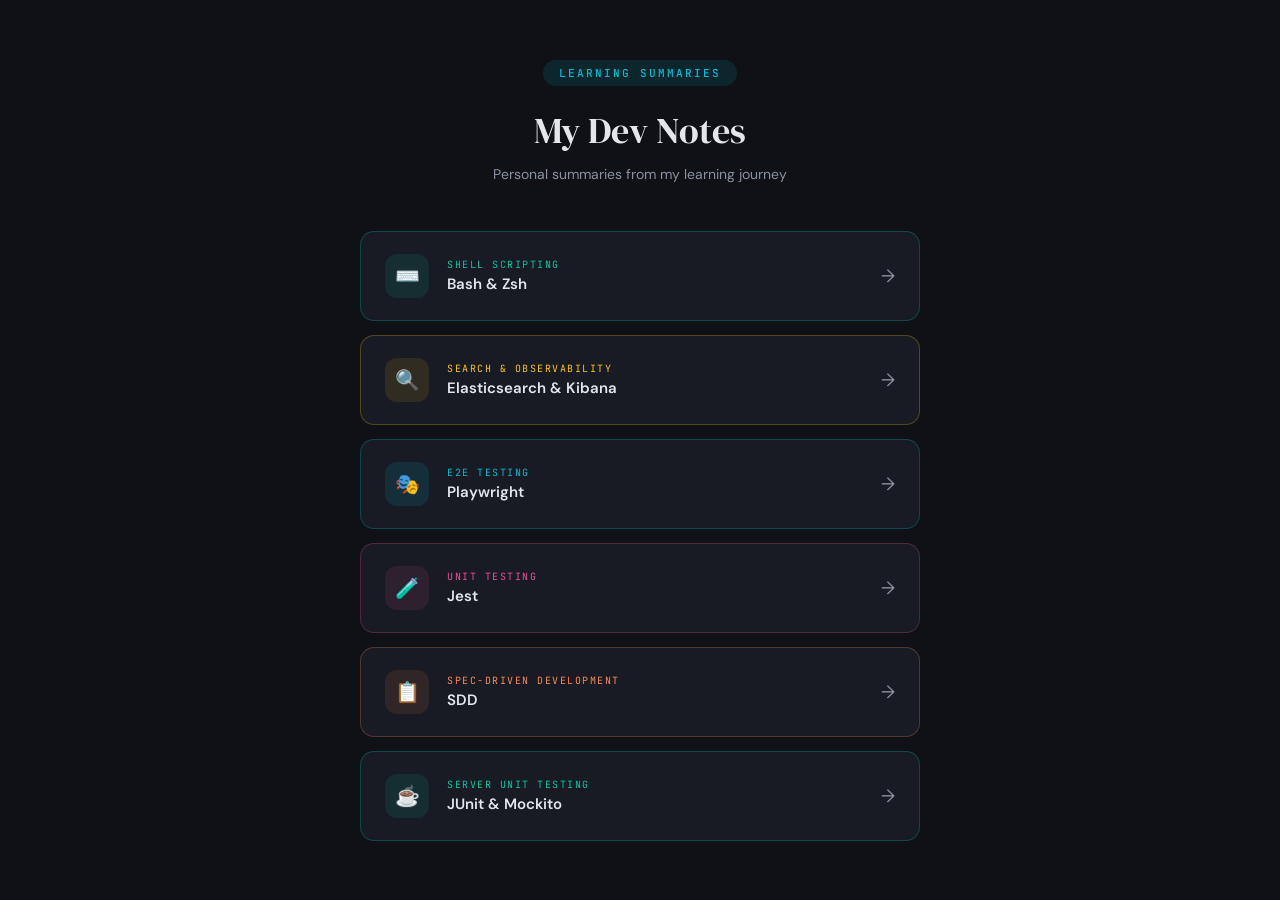
<file: index.html>
<!doctype html>
<html lang="en">
  <head>
    <meta charset="UTF-8" />
    <meta name="viewport" content="width=device-width, initial-scale=1.0" />
    <title>Learning Summaries</title>
    <link
      href="https://fonts.googleapis.com/css2?family=DM+Serif+Display&family=DM+Sans:wght@400;500;600;700&family=JetBrains+Mono:wght@400;500&display=swap"
      rel="stylesheet"
    />
    <link rel="stylesheet" href="styles.css" />
  </head>
  <body class="page-index">
    <div class="container">
      <div class="header-badge">Learning Summaries</div>
      <h1>My Dev Notes</h1>
      <p class="subtitle">Personal summaries from my learning journey</p>

      <div class="buttons">
        <a href="./bash-zsh-summary.html" class="btn btn-bash">
          <div class="btn-icon">⌨️</div>
          <div class="btn-text">
            <div class="label">Shell Scripting</div>
            <div class="title">Bash & Zsh</div>
          </div>
          <div class="btn-arrow">→</div>
        </a>

        <a href="./elasticsearch-kibana-summary.html" class="btn btn-elastic">
          <div class="btn-icon">🔍</div>
          <div class="btn-text">
            <div class="label">Search & Observability</div>
            <div class="title">Elasticsearch & Kibana</div>
          </div>
          <div class="btn-arrow">→</div>
        </a>

        <a href="./playwright-summary.html" class="btn btn-playwright">
          <div class="btn-icon">🎭</div>
          <div class="btn-text">
            <div class="label">E2E Testing</div>
            <div class="title">Playwright</div>
          </div>
          <div class="btn-arrow">→</div>
        </a>

        <a href="./jest-unit-test-summary.html" class="btn btn-jest">
          <div class="btn-icon">🧪</div>
          <div class="btn-text">
            <div class="label">Unit Testing</div>
            <div class="title">Jest</div>
          </div>
          <div class="btn-arrow">→</div>
        </a>

        <a href="./sdd-summary.html" class="btn btn-sdd">
          <div class="btn-icon">📋</div>
          <div class="btn-text">
            <div class="label">Spec-Driven Development</div>
            <div class="title">SDD</div>
          </div>
          <div class="btn-arrow">→</div>
        </a>

        <a href="./junit-mockito-test-summary.html" class="btn btn-junit">
          <div class="btn-icon">☕</div>
          <div class="btn-text">
            <div class="label">Server Unit Testing</div>
            <div class="title">JUnit & Mockito</div>
          </div>
          <div class="btn-arrow">→</div>
        </a>
      </div>
    </div>
  </body>
</html>
</file>
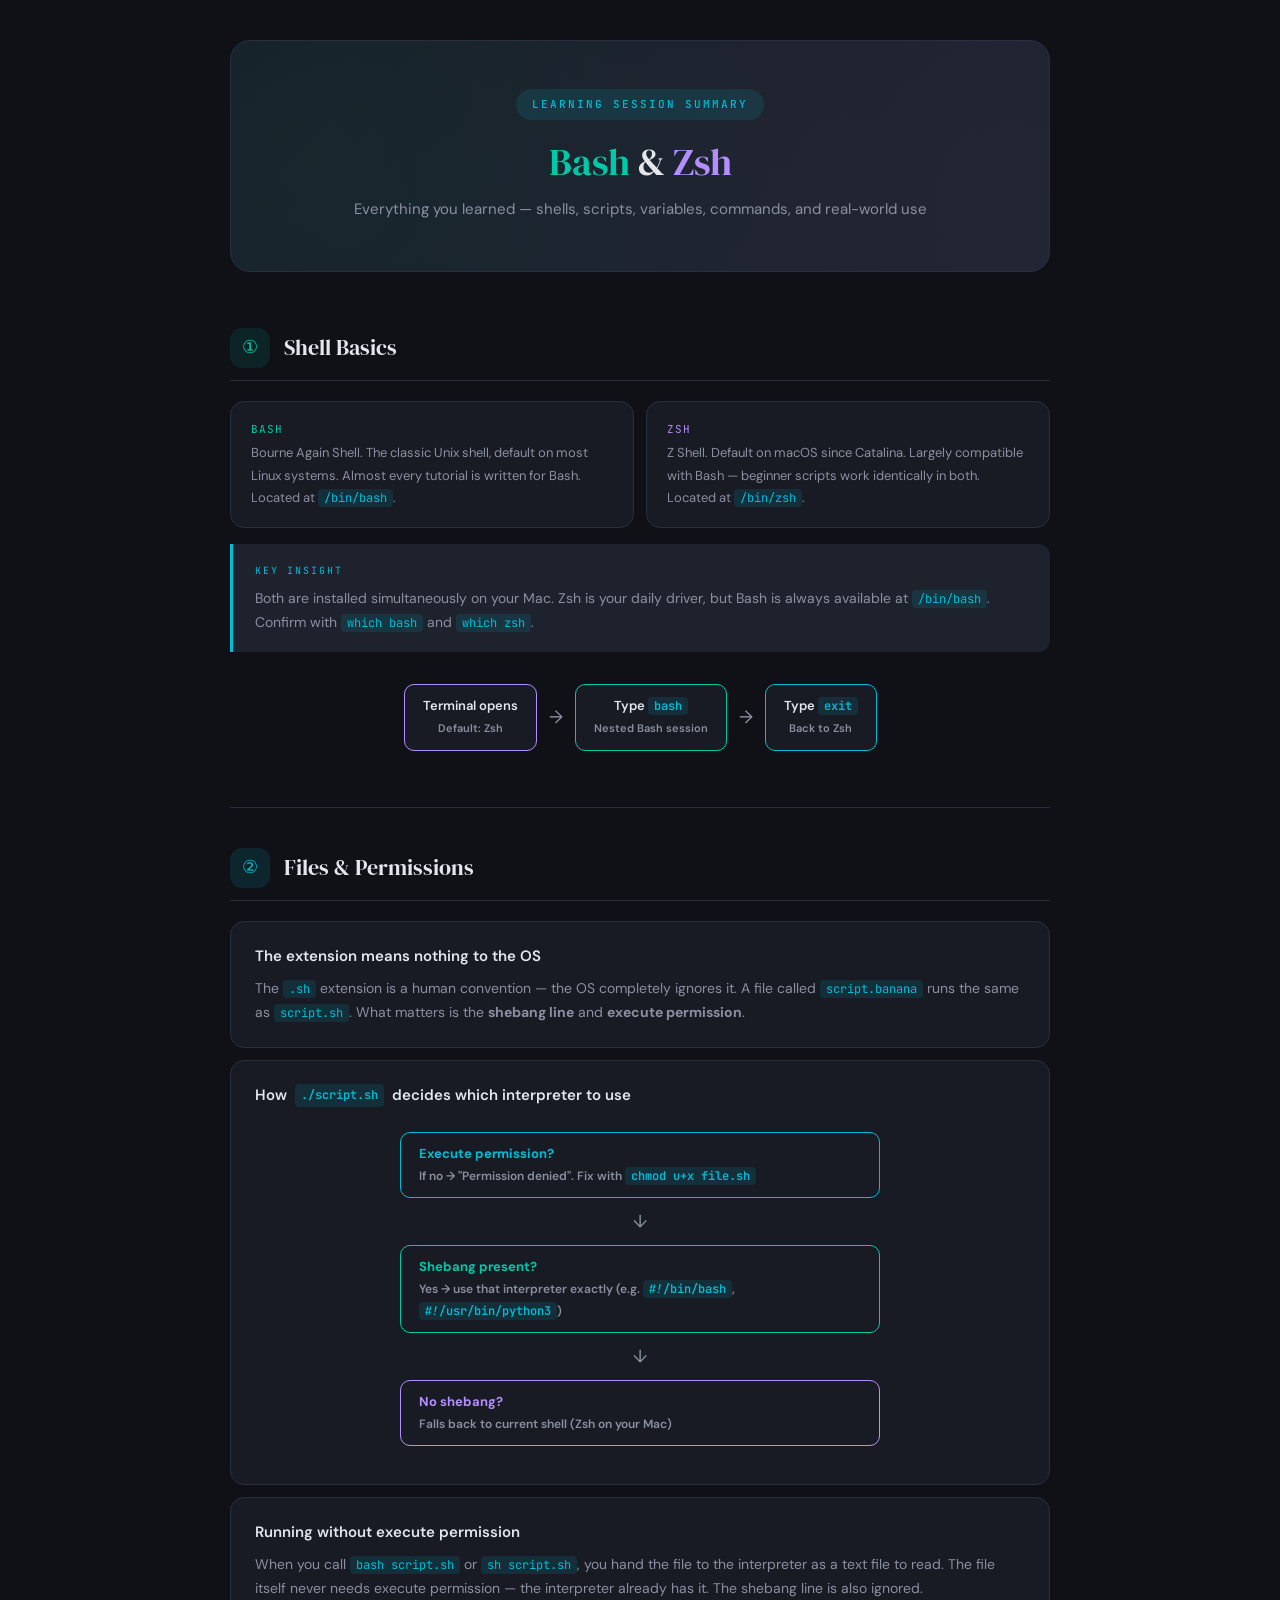
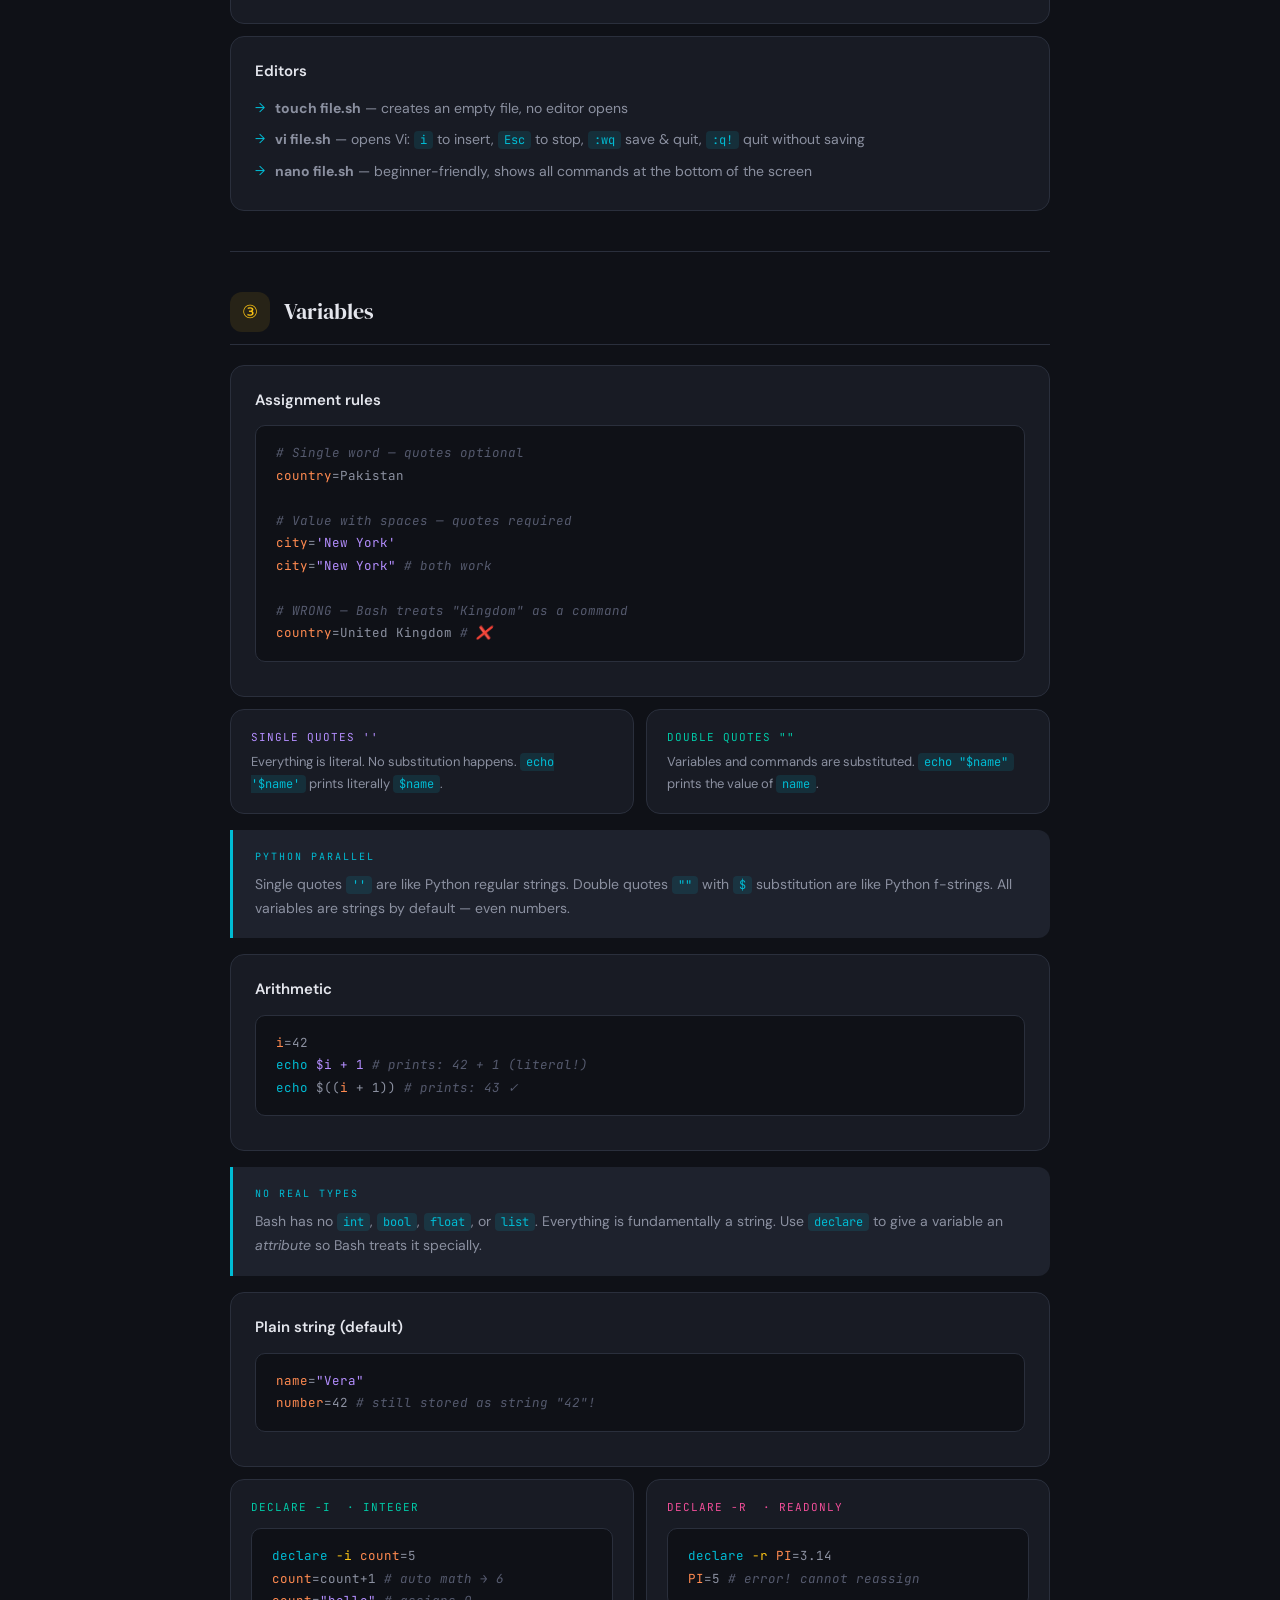
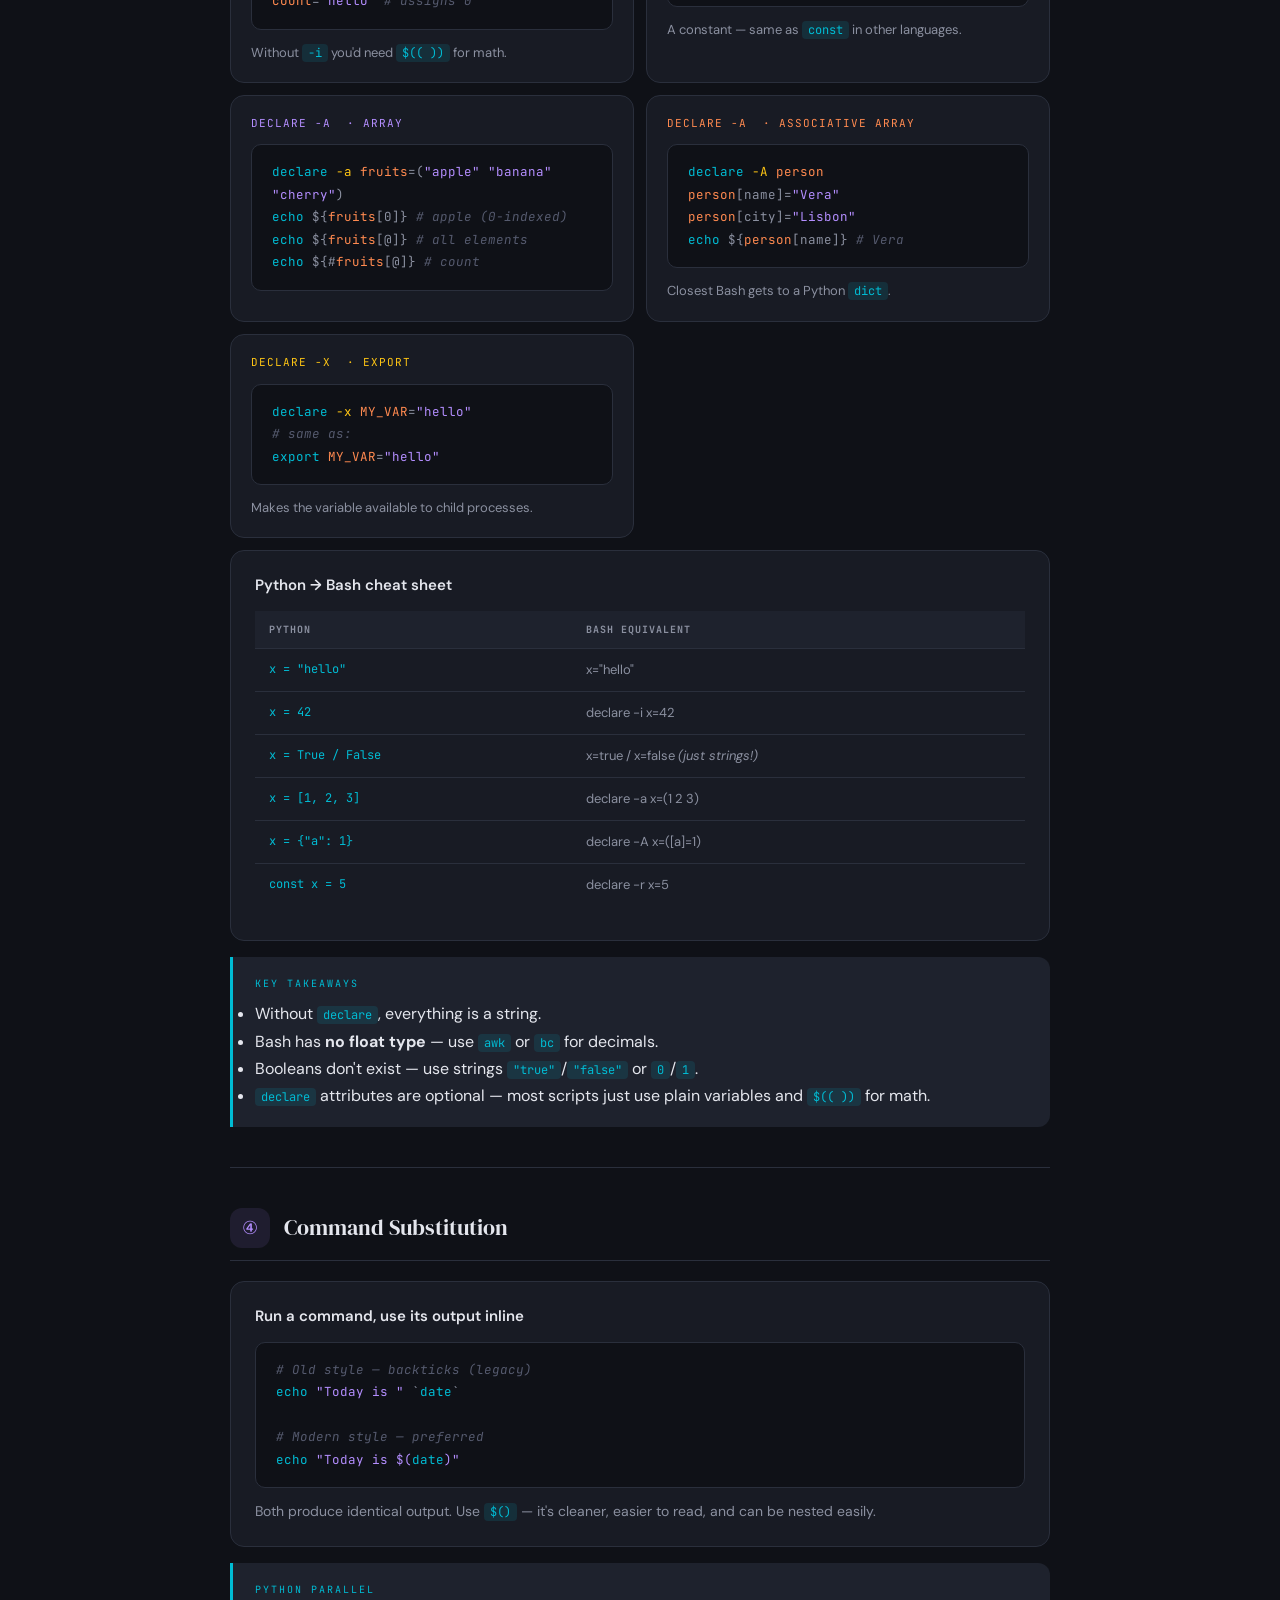
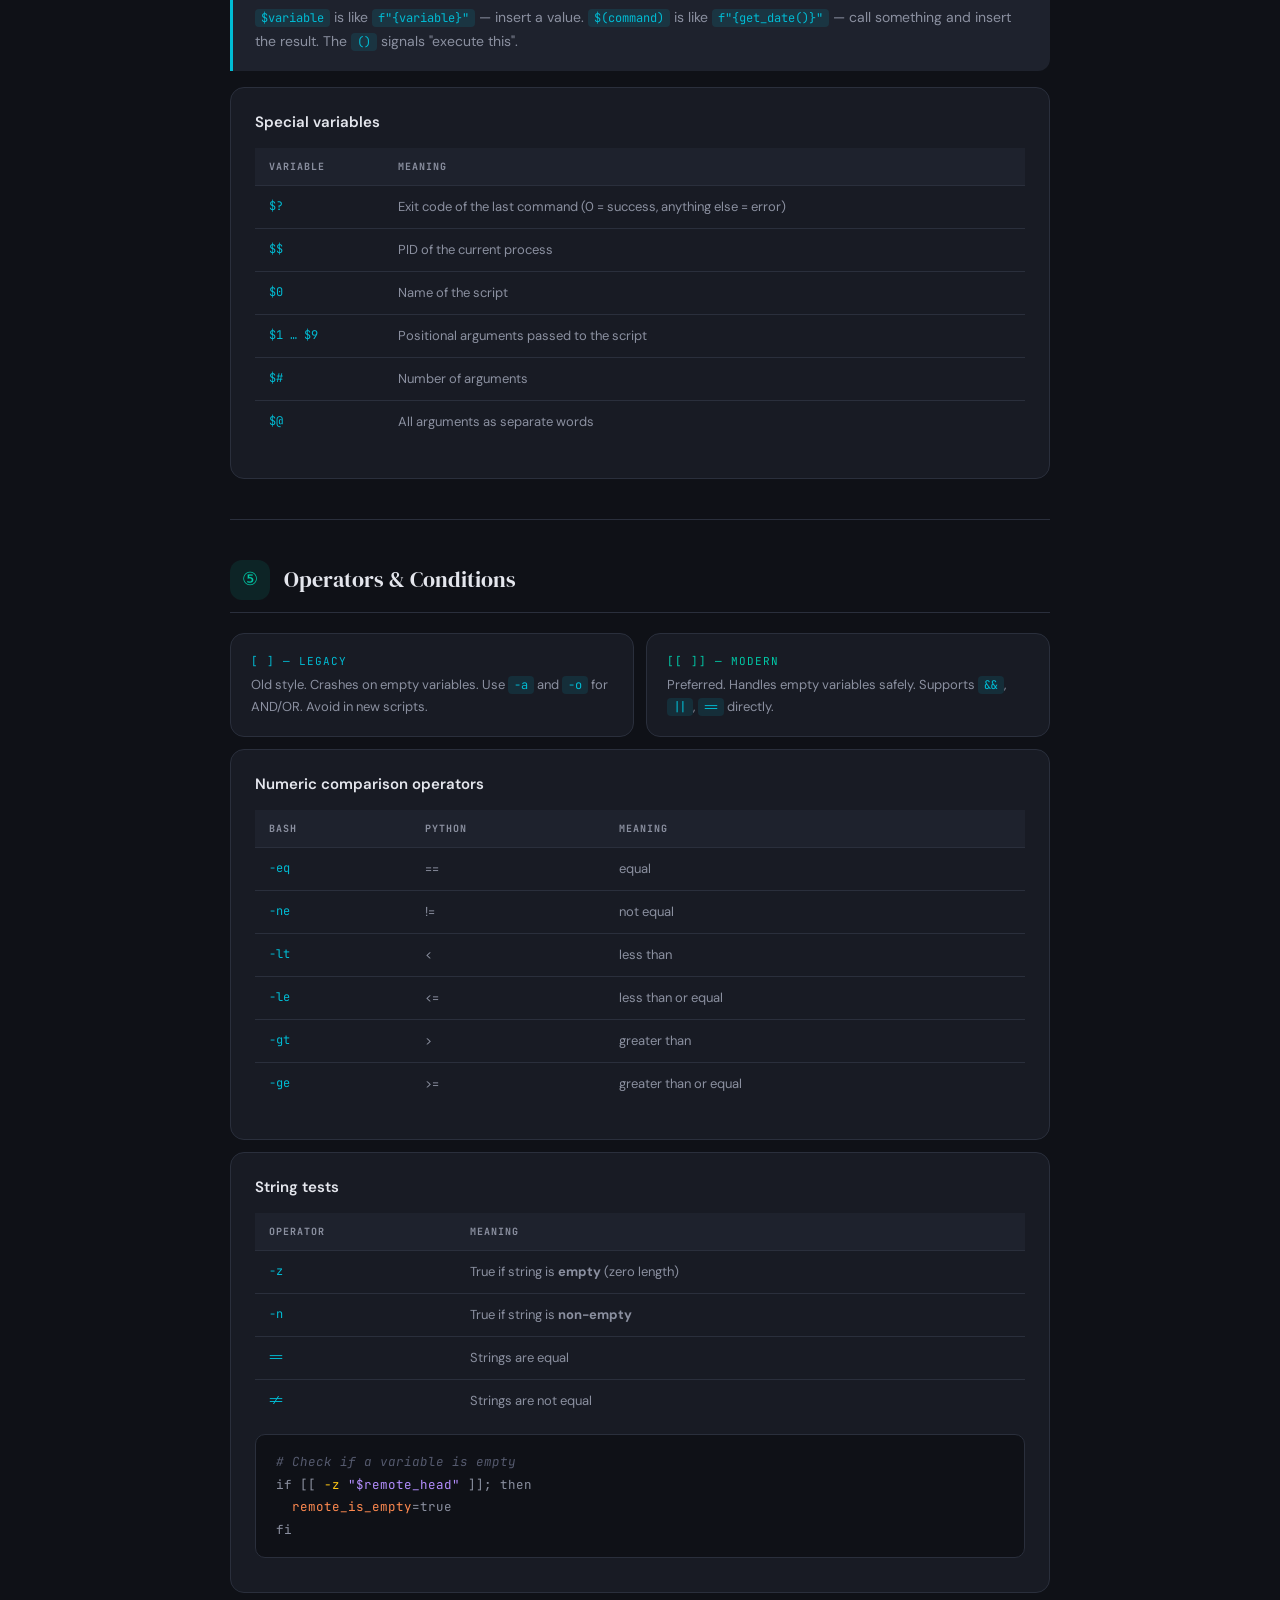
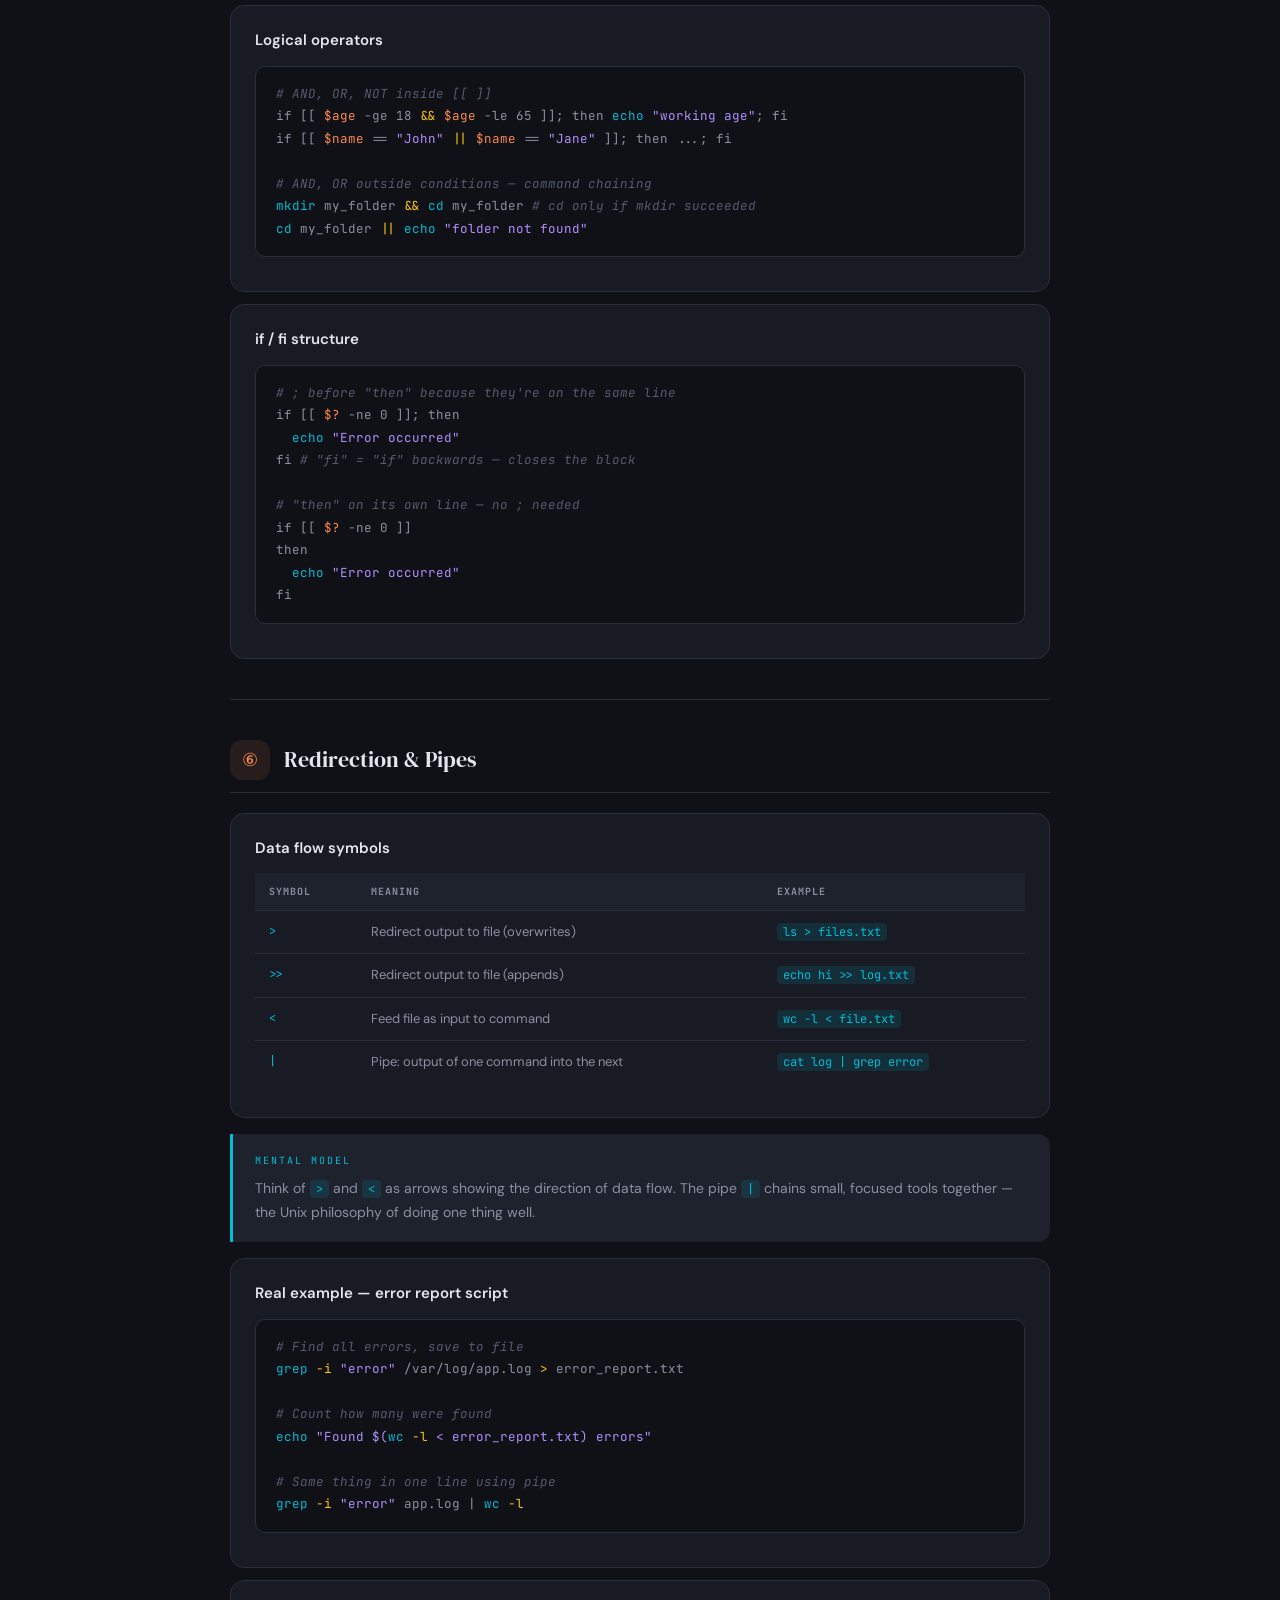
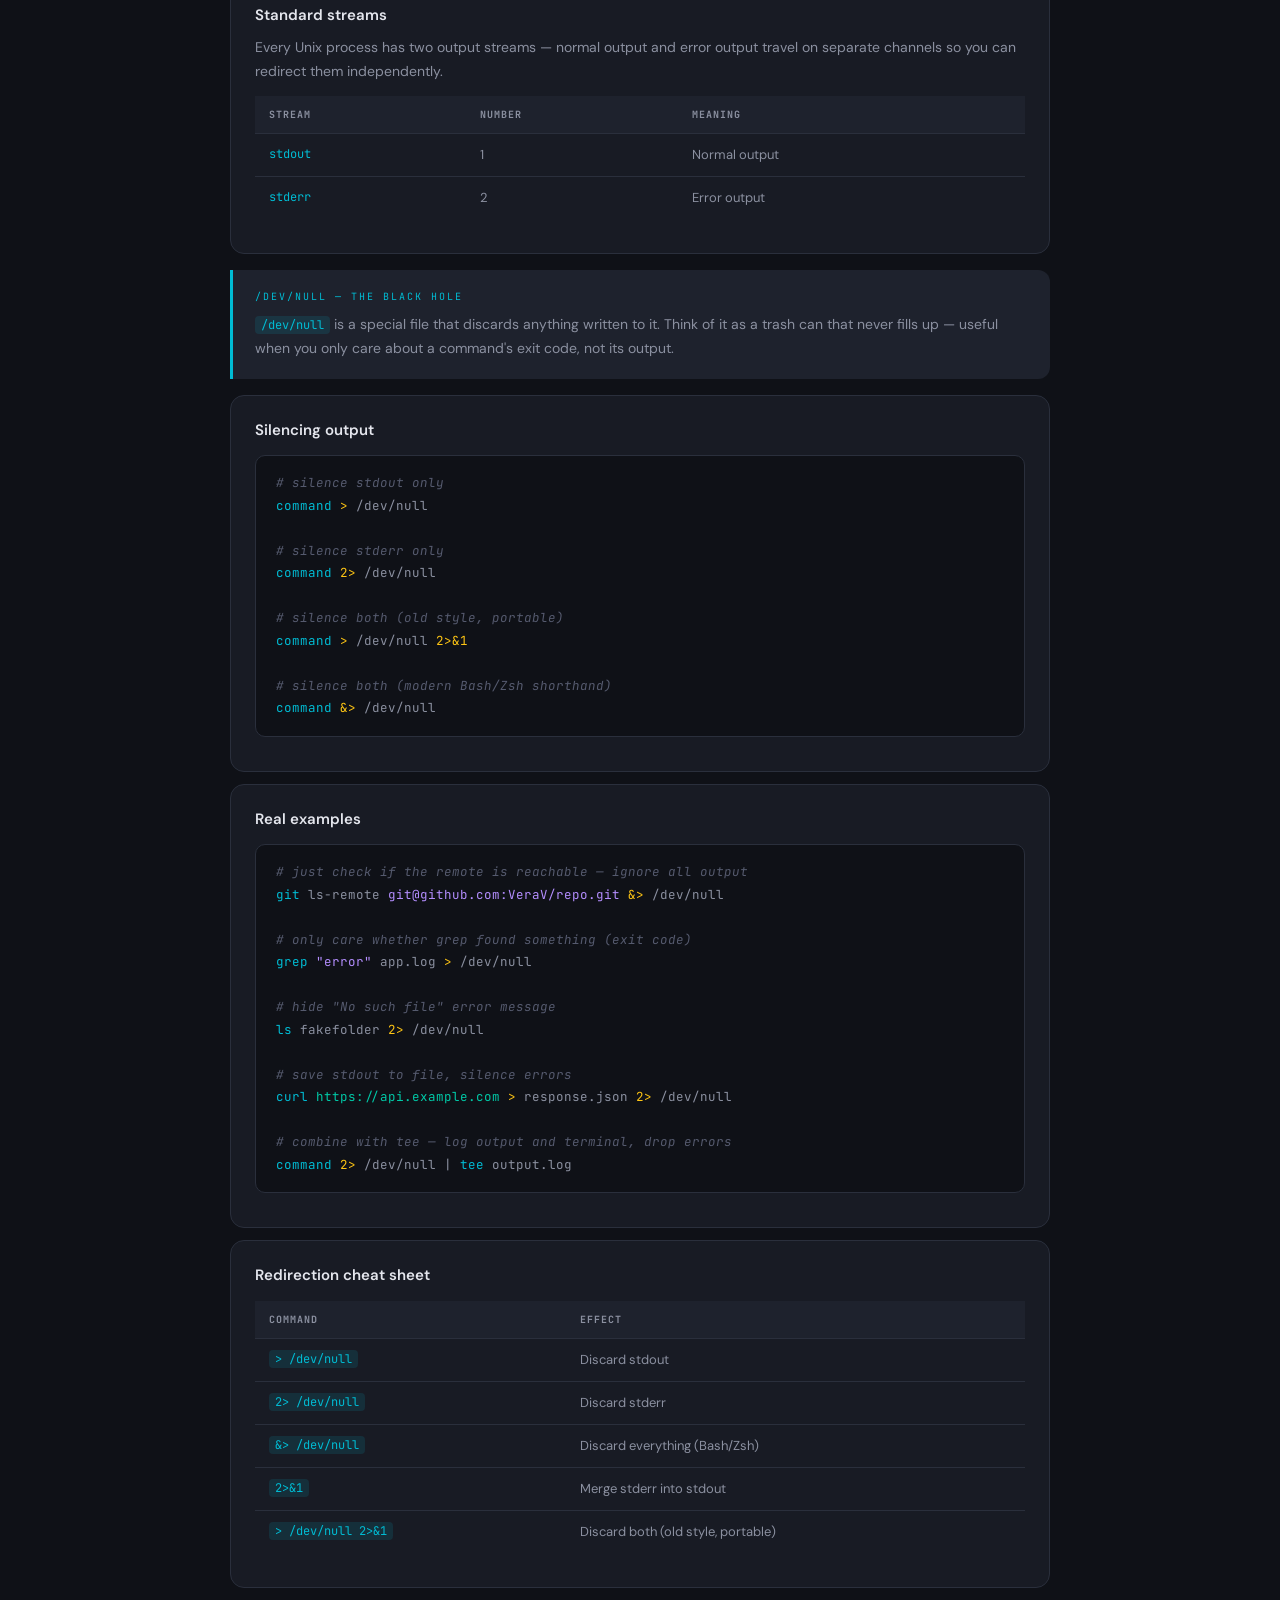
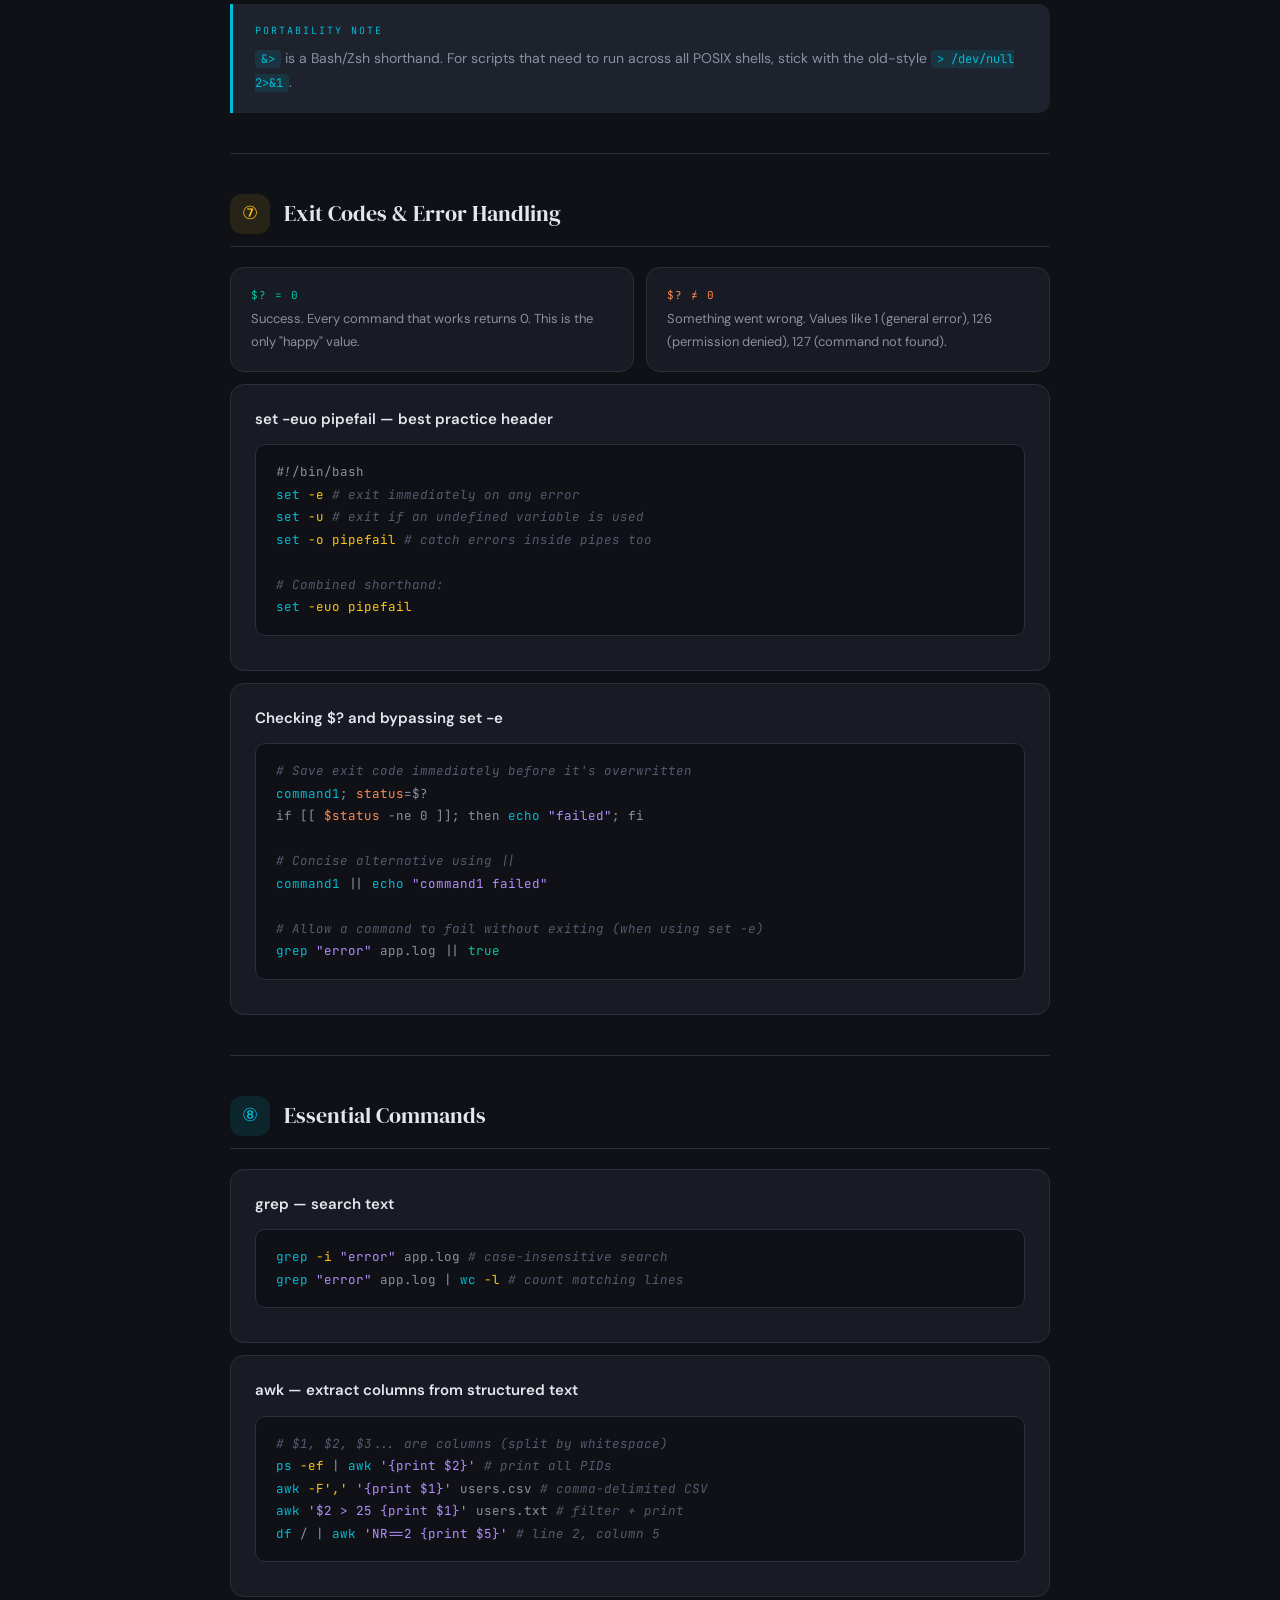
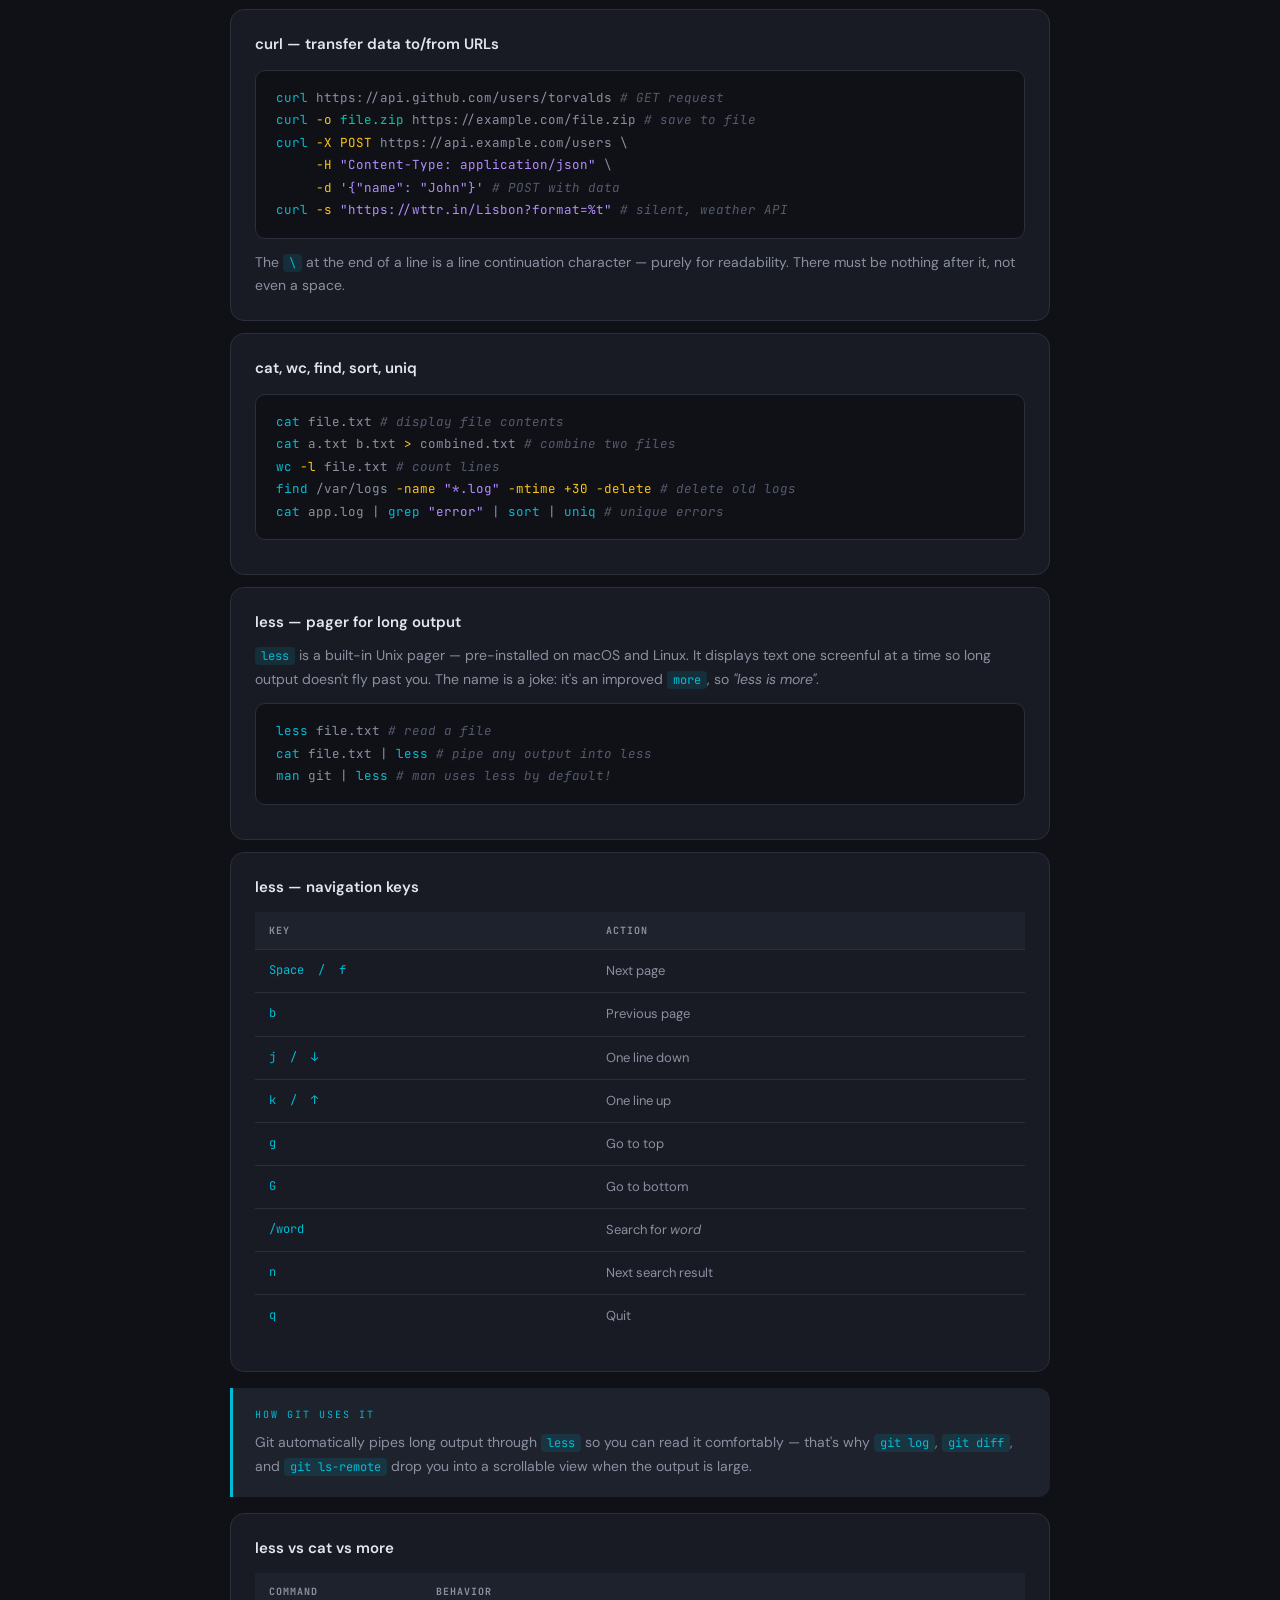
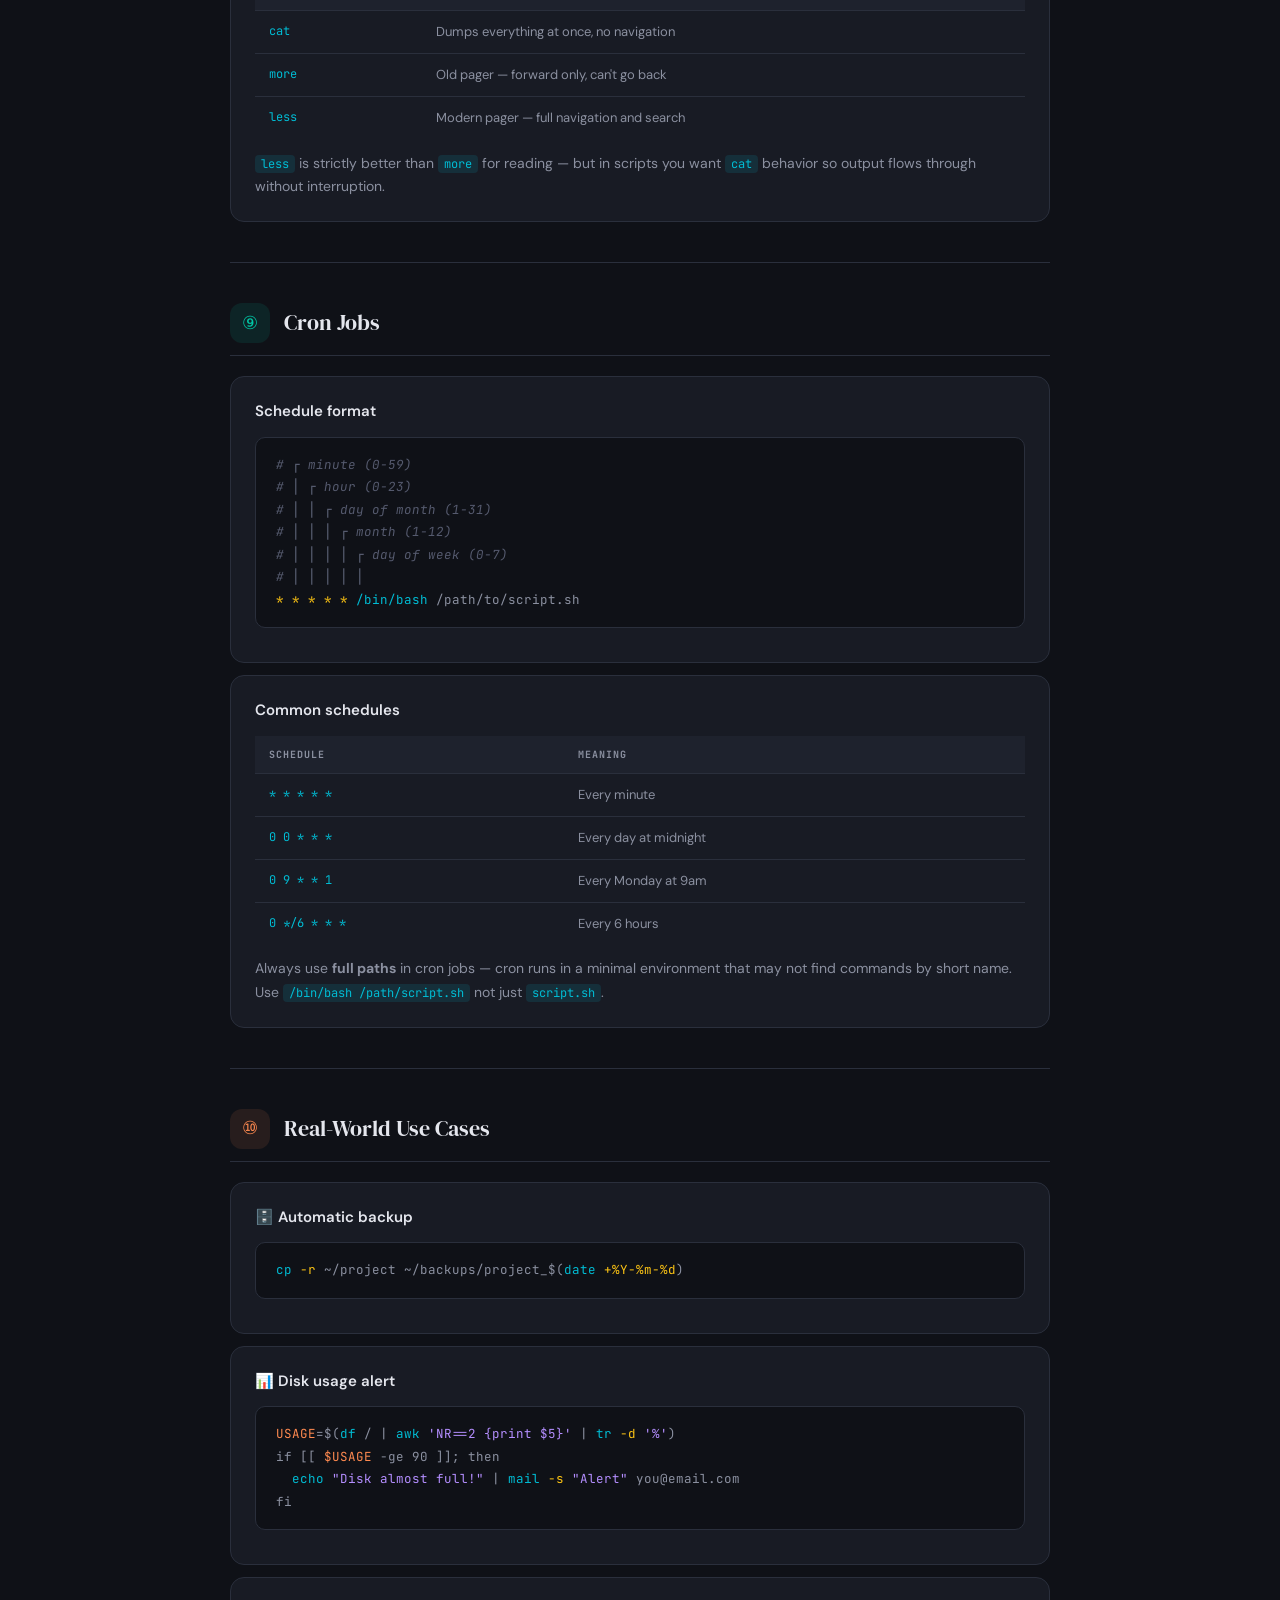
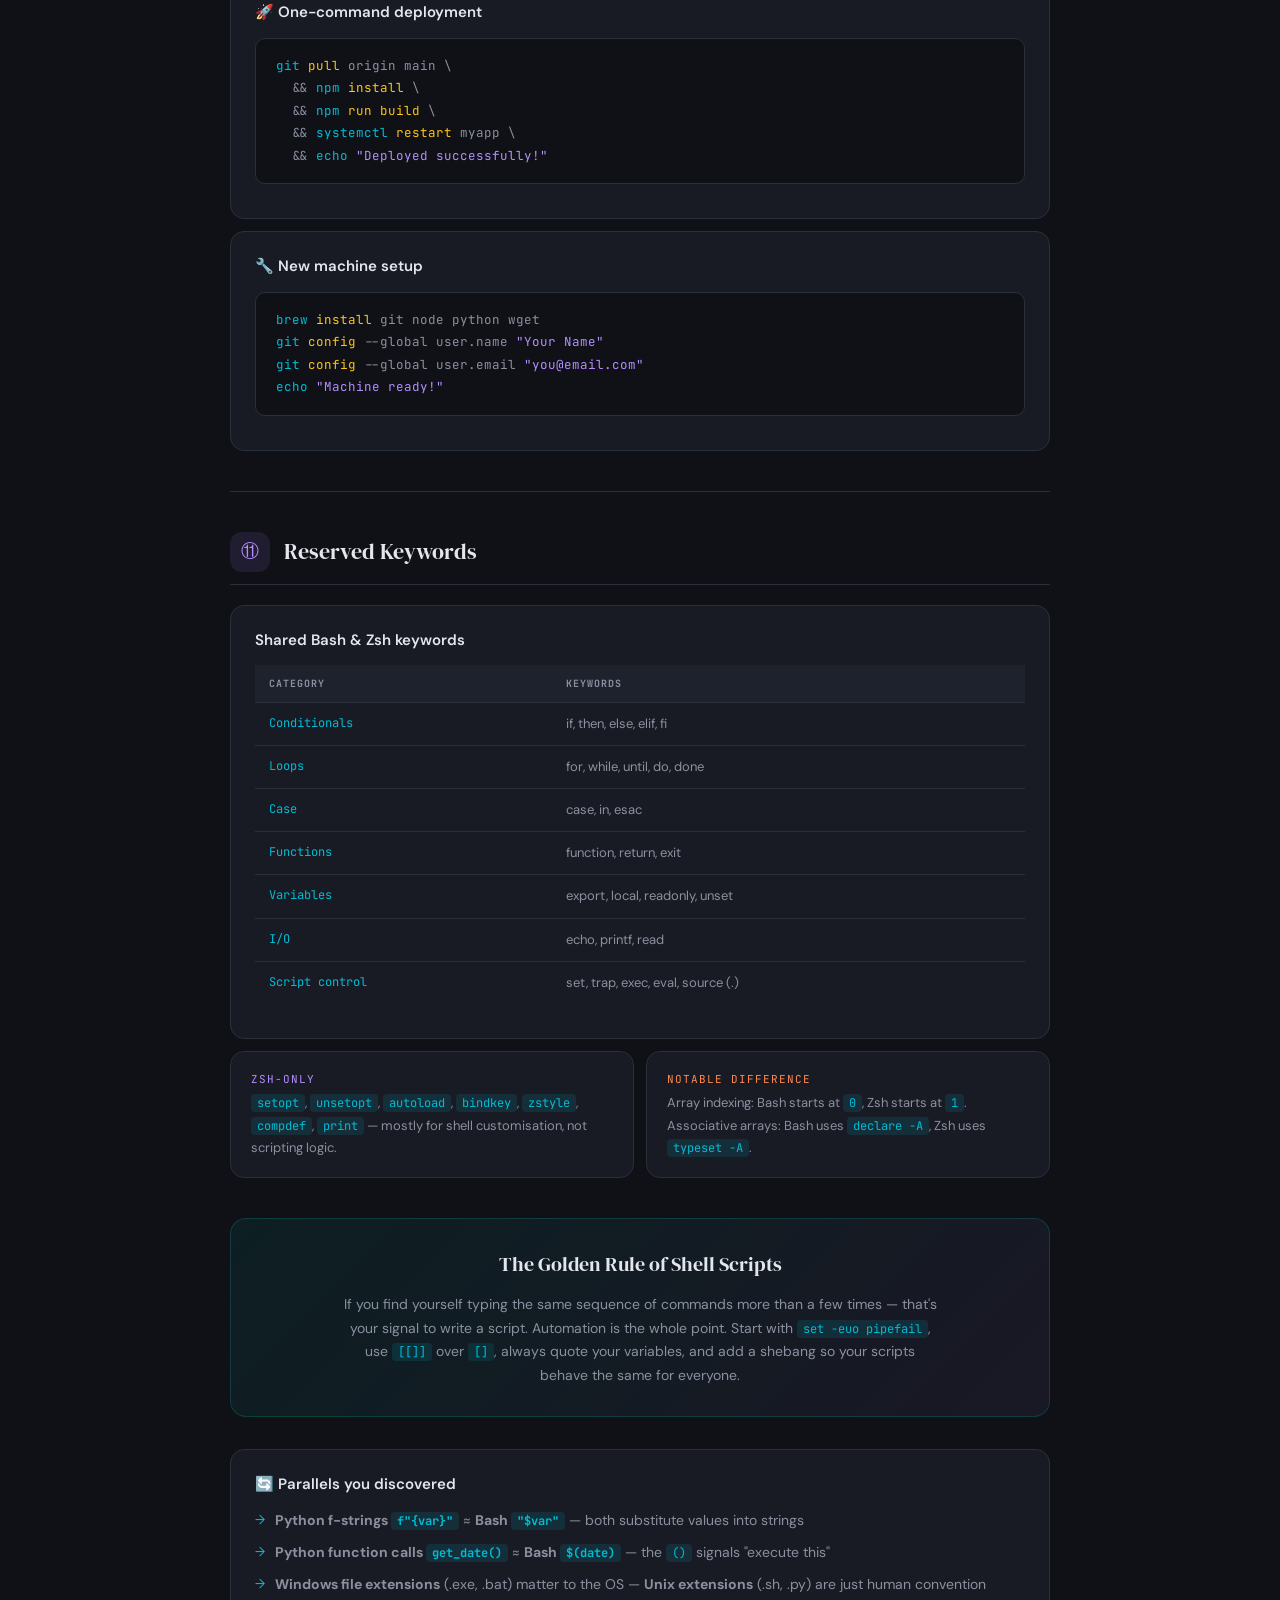
<file: bash-zsh-summary.html>
<!doctype html>
<html lang="en">
  <head>
    <meta charset="UTF-8" />
    <meta name="viewport" content="width=device-width, initial-scale=1.0" />
    <title>Bash & Zsh - Learning Summary</title>
    <link
      href="https://fonts.googleapis.com/css2?family=DM+Serif+Display&family=DM+Sans:wght@400;500;600;700&family=JetBrains+Mono:wght@400;500&display=swap"
      rel="stylesheet"
    />
    <link rel="stylesheet" href="styles.css" />
    <style>
      .header::before {
        background:
          radial-gradient(circle at 30% 50%, rgba(0, 201, 167, 0.06) 0%, transparent 50%),
          radial-gradient(circle at 70% 50%, rgba(180, 142, 255, 0.04) 0%, transparent 50%);
      }
      .header h1 span.bash { color: var(--green); }
      .header h1 span.zsh { color: var(--purple); }
      .takeaway {
        background: linear-gradient(135deg, rgba(0, 201, 167, 0.08) 0%, rgba(180, 142, 255, 0.06) 100%);
        border: 1px solid rgba(0, 201, 167, 0.2);
      }
    </style>
  </head>
  <body>
    <div class="container">
      <!-- Header -->
      <div class="header">
        <div class="header-badge">Learning Session Summary</div>
        <h1><span class="bash">Bash</span> & <span class="zsh">Zsh</span></h1>
        <p>
          Everything you learned — shells, scripts, variables, commands, and
          real-world use
        </p>
      </div>

      <!-- Section 1: Shell Basics -->
      <div class="section">
        <div class="section-header">
          <div class="section-icon green-bg">
            <span class="green-color">①</span>
          </div>
          <h2>Shell Basics</h2>
        </div>

        <div class="concept-grid">
          <div class="concept-card">
            <div class="label green-color">Bash</div>
            <div class="value">
              Bourne Again Shell. The classic Unix shell, default on most Linux
              systems. Almost every tutorial is written for Bash. Located at
              <code>/bin/bash</code>.
            </div>
          </div>
          <div class="concept-card">
            <div class="label purple-color">Zsh</div>
            <div class="value">
              Z Shell. Default on macOS since Catalina. Largely compatible with
              Bash — beginner scripts work identically in both. Located at
              <code>/bin/zsh</code>.
            </div>
          </div>
        </div>

        <div class="analogy-box">
          <div class="analogy-label">Key insight</div>
          <p>
            Both are installed simultaneously on your Mac. Zsh is your daily
            driver, but Bash is always available at <code>/bin/bash</code>.
            Confirm with <code>which bash</code> and <code>which zsh</code>.
          </p>
        </div>

        <div class="analogy-flow">
          <div class="flow-box" style="border-color: var(--purple)">
            Terminal opens<br /><span
              style="font-size: 11px; color: var(--text-muted)"
              >Default: Zsh</span
            >
          </div>
          <div class="arrow">→</div>
          <div class="flow-box" style="border-color: var(--green)">
            Type <code>bash</code><br /><span
              style="font-size: 11px; color: var(--text-muted)"
              >Nested Bash session</span
            >
          </div>
          <div class="arrow">→</div>
          <div class="flow-box" style="border-color: var(--accent)">
            Type <code>exit</code><br /><span
              style="font-size: 11px; color: var(--text-muted)"
              >Back to Zsh</span
            >
          </div>
        </div>
      </div>

      <div class="divider"></div>

      <!-- Section 2: Files & Permissions -->
      <div class="section">
        <div class="section-header">
          <div class="section-icon accent-bg">
            <span class="accent-color">②</span>
          </div>
          <h2>Files & Permissions</h2>
        </div>

        <div class="card">
          <div class="card-title">The extension means nothing to the OS</div>
          <p>
            The <code>.sh</code> extension is a human convention — the OS
            completely ignores it. A file called <code>script.banana</code> runs
            the same as <code>script.sh</code>. What matters is the
            <strong>shebang line</strong> and
            <strong>execute permission</strong>.
          </p>
        </div>

        <div class="card">
          <div class="card-title">
            How <code>./script.sh</code> decides which interpreter to use
          </div>
          <div class="analogy-flow" style="flex-direction: column; gap: 8px">
            <div
              class="flow-box"
              style="
                width: 100%;
                max-width: 480px;
                border-color: var(--accent);
                text-align: left;
              "
            >
              <span class="accent-color" style="font-weight: 700"
                >Execute permission?</span
              ><br />
              <span style="font-size: 12px; color: var(--text-muted)"
                >If no → "Permission denied". Fix with
                <code>chmod u+x file.sh</code></span
              >
            </div>
            <div class="arrow" style="transform: rotate(90deg)">→</div>
            <div
              class="flow-box"
              style="
                width: 100%;
                max-width: 480px;
                border-color: var(--green);
                text-align: left;
              "
            >
              <span class="green-color" style="font-weight: 700"
                >Shebang present?</span
              ><br />
              <span style="font-size: 12px; color: var(--text-muted)"
                >Yes → use that interpreter exactly (e.g.
                <code>#!/bin/bash</code>, <code>#!/usr/bin/python3</code>)</span
              >
            </div>
            <div class="arrow" style="transform: rotate(90deg)">→</div>
            <div
              class="flow-box"
              style="
                width: 100%;
                max-width: 480px;
                border-color: var(--purple);
                text-align: left;
              "
            >
              <span class="purple-color" style="font-weight: 700">No shebang?</span
              ><br />
              <span style="font-size: 12px; color: var(--text-muted)"
                >Falls back to current shell (Zsh on your Mac)</span
              >
            </div>
          </div>
        </div>

        <div class="card">
          <div class="card-title">Running without execute permission</div>
          <p>
            When you call <code>bash script.sh</code> or
            <code>sh script.sh</code>, you hand the file to the interpreter as a
            text file to read. The file itself never needs execute permission —
            the interpreter already has it. The shebang line is also ignored.
          </p>
        </div>

        <div class="card">
          <div class="card-title">Editors</div>
          <ul>
            <li>
              <strong>touch file.sh</strong> — creates an empty file, no editor
              opens
            </li>
            <li>
              <strong>vi file.sh</strong> — opens Vi: <code>i</code> to insert,
              <code>Esc</code> to stop, <code>:wq</code> save &amp; quit,
              <code>:q!</code> quit without saving
            </li>
            <li>
              <strong>nano file.sh</strong> — beginner-friendly, shows all
              commands at the bottom of the screen
            </li>
          </ul>
        </div>
      </div>

      <div class="divider"></div>

      <!-- Section 3: Variables -->
      <div class="section">
        <div class="section-header">
          <div class="section-icon yellow-bg">
            <span class="yellow-color">③</span>
          </div>
          <h2>Variables</h2>
        </div>

        <div class="card">
          <div class="card-title">Assignment rules</div>
          <div class="code-block">
            <span class="comment"># Single word — quotes optional</span><br />
            <span class="var">country</span>=Pakistan<br /><br />
            <span class="comment"># Value with spaces — quotes required</span
            ><br />
            <span class="var">city</span>=<span class="str">'New York'</span
            ><br />
            <span class="var">city</span>=<span class="str">"New York"</span>
            <span class="comment"># both work</span><br /><br />
            <span class="comment"
              ># WRONG — Bash treats "Kingdom" as a command</span
            ><br />
            <span class="var">country</span>=United Kingdom
            <span class="comment"># ❌</span>
          </div>
        </div>

        <div class="concept-grid">
          <div class="concept-card">
            <div class="label purple-color">Single quotes ''</div>
            <div class="value">
              Everything is literal. No substitution happens.
              <code>echo '$name'</code> prints literally <code>$name</code>.
            </div>
          </div>
          <div class="concept-card">
            <div class="label green-color">Double quotes ""</div>
            <div class="value">
              Variables and commands are substituted.
              <code>echo "$name"</code> prints the value of <code>name</code>.
            </div>
          </div>
        </div>

        <div class="analogy-box">
          <div class="analogy-label">Python parallel</div>
          <p>
            Single quotes <code>''</code> are like Python regular strings.
            Double quotes <code>""</code> with <code>$</code> substitution are
            like Python f-strings. All variables are strings by default — even
            numbers.
          </p>
        </div>

        <div class="card">
          <div class="card-title">Arithmetic</div>
          <div class="code-block">
            <span class="var">i</span>=42<br />
            <span class="cmd">echo</span> <span class="str">$i + 1</span>
            <span class="comment"># prints: 42 + 1 (literal!)</span><br />
            <span class="cmd">echo</span> $((<span class="var">i</span> + 1))
            <span class="comment"># prints: 43 ✓</span>
          </div>
        </div>

        <div class="analogy-box">
          <div class="analogy-label">No real types</div>
          <p>
            Bash has no <code>int</code>, <code>bool</code>, <code>float</code>,
            or <code>list</code>. Everything is fundamentally a string. Use
            <code>declare</code> to give a variable an <em>attribute</em> so
            Bash treats it specially.
          </p>
        </div>

        <div class="card">
          <div class="card-title">Plain string (default)</div>
          <div class="code-block">
            <span class="var">name</span>=<span class="str">"Vera"</span><br />
            <span class="var">number</span>=42
            <span class="comment"># still stored as string "42"!</span>
          </div>
        </div>

        <div class="concept-grid">
          <div class="concept-card">
            <div class="label green-color">declare -i &nbsp;· integer</div>
            <div class="value">
              <div class="code-block">
                <span class="cmd">declare</span> <span class="flag">-i</span>
                <span class="var">count</span>=5<br />
                <span class="var">count</span>=count+1
                <span class="comment"># auto math → 6</span><br />
                <span class="var">count</span>=<span class="str">"hello"</span>
                <span class="comment"># assigns 0</span>
              </div>
              Without <code>-i</code> you'd need <code>$(( ))</code> for math.
            </div>
          </div>
          <div class="concept-card">
            <div class="label pink-color">declare -r &nbsp;· readonly</div>
            <div class="value">
              <div class="code-block">
                <span class="cmd">declare</span> <span class="flag">-r</span>
                <span class="var">PI</span>=3.14<br />
                <span class="var">PI</span>=5
                <span class="comment"># error! cannot reassign</span>
              </div>
              A constant — same as <code>const</code> in other languages.
            </div>
          </div>
          <div class="concept-card">
            <div class="label purple-color">declare -a &nbsp;· array</div>
            <div class="value">
              <div class="code-block">
                <span class="cmd">declare</span> <span class="flag">-a</span>
                <span class="var">fruits</span>=(<span class="str">"apple"</span>
                <span class="str">"banana"</span>
                <span class="str">"cherry"</span>)<br />
                <span class="cmd">echo</span> ${<span class="var">fruits</span>[0]}
                <span class="comment"># apple (0-indexed)</span><br />
                <span class="cmd">echo</span> ${<span class="var">fruits</span>[@]}
                <span class="comment"># all elements</span><br />
                <span class="cmd">echo</span> ${#<span class="var">fruits</span>[@]}
                <span class="comment"># count</span>
              </div>
            </div>
          </div>
          <div class="concept-card">
            <div class="label orange-color">declare -A &nbsp;· associative array</div>
            <div class="value">
              <div class="code-block">
                <span class="cmd">declare</span> <span class="flag">-A</span>
                <span class="var">person</span><br />
                <span class="var">person</span>[name]=<span class="str">"Vera"</span><br />
                <span class="var">person</span>[city]=<span class="str">"Lisbon"</span><br />
                <span class="cmd">echo</span> ${<span class="var">person</span>[name]}
                <span class="comment"># Vera</span>
              </div>
              Closest Bash gets to a Python <code>dict</code>.
            </div>
          </div>
          <div class="concept-card">
            <div class="label yellow-color">declare -x &nbsp;· export</div>
            <div class="value">
              <div class="code-block">
                <span class="cmd">declare</span> <span class="flag">-x</span>
                <span class="var">MY_VAR</span>=<span class="str">"hello"</span><br />
                <span class="comment"># same as:</span><br />
                <span class="cmd">export</span>
                <span class="var">MY_VAR</span>=<span class="str">"hello"</span>
              </div>
              Makes the variable available to child processes.
            </div>
          </div>
        </div>

        <div class="card">
          <div class="card-title">Python → Bash cheat sheet</div>
          <table class="ref-table">
            <tr><th>Python</th><th>Bash equivalent</th></tr>
            <tr><td>x = "hello"</td><td>x="hello"</td></tr>
            <tr><td>x = 42</td><td>declare -i x=42</td></tr>
            <tr><td>x = True / False</td><td>x=true / x=false <em>(just strings!)</em></td></tr>
            <tr><td>x = [1, 2, 3]</td><td>declare -a x=(1 2 3)</td></tr>
            <tr><td>x = {"a": 1}</td><td>declare -A x=([a]=1)</td></tr>
            <tr><td>const x = 5</td><td>declare -r x=5</td></tr>
          </table>
        </div>

        <div class="analogy-box">
          <div class="analogy-label">Key takeaways</div>
          <ul>
            <li>Without <code>declare</code>, everything is a string.</li>
            <li>Bash has <strong>no float type</strong> — use <code>awk</code> or <code>bc</code> for decimals.</li>
            <li>Booleans don't exist — use strings <code>"true"</code>/<code>"false"</code> or <code>0</code>/<code>1</code>.</li>
            <li><code>declare</code> attributes are optional — most scripts just use plain variables and <code>$(( ))</code> for math.</li>
          </ul>
        </div>
      </div>

      <div class="divider"></div>

      <!-- Section 4: Command Substitution -->
      <div class="section">
        <div class="section-header">
          <div class="section-icon purple-bg">
            <span class="purple-color">④</span>
          </div>
          <h2>Command Substitution</h2>
        </div>

        <div class="card">
          <div class="card-title">Run a command, use its output inline</div>
          <div class="code-block">
            <span class="comment"># Old style — backticks (legacy)</span><br />
            <span class="cmd">echo</span>
            <span class="str">"Today is "</span> `<span class="cmd">date</span
            >`<br /><br />
            <span class="comment"># Modern style — preferred</span><br />
            <span class="cmd">echo</span>
            <span class="str">"Today is $(<span class="cmd">date</span>)"</span>
          </div>
          <p>
            Both produce identical output. Use <code>$()</code> — it's cleaner,
            easier to read, and can be nested easily.
          </p>
        </div>

        <div class="analogy-box">
          <div class="analogy-label">Python parallel</div>
          <p>
            <code>$variable</code> is like <code>f"{variable}"</code> — insert a
            value. <code>$(command)</code> is like
            <code>f"{get_date()}"</code> — call something and insert the result.
            The <code>()</code> signals "execute this".
          </p>
        </div>

        <div class="card">
          <div class="card-title">Special variables</div>
          <table class="ref-table">
            <tr>
              <th>Variable</th>
              <th>Meaning</th>
            </tr>
            <tr>
              <td>$?</td>
              <td>
                Exit code of the last command (0 = success, anything else =
                error)
              </td>
            </tr>
            <tr>
              <td>$$</td>
              <td>PID of the current process</td>
            </tr>
            <tr>
              <td>$0</td>
              <td>Name of the script</td>
            </tr>
            <tr>
              <td>$1 … $9</td>
              <td>Positional arguments passed to the script</td>
            </tr>
            <tr>
              <td>$#</td>
              <td>Number of arguments</td>
            </tr>
            <tr>
              <td>$@</td>
              <td>All arguments as separate words</td>
            </tr>
          </table>
        </div>
      </div>

      <div class="divider"></div>

      <!-- Section 5: Operators & Conditions -->
      <div class="section">
        <div class="section-header">
          <div class="section-icon green-bg">
            <span class="green-color">⑤</span>
          </div>
          <h2>Operators & Conditions</h2>
        </div>

        <div class="concept-grid">
          <div class="concept-card">
            <div class="label accent-color">[ ] — legacy</div>
            <div class="value">
              Old style. Crashes on empty variables. Use <code>-a</code> and
              <code>-o</code> for AND/OR. Avoid in new scripts.
            </div>
          </div>
          <div class="concept-card">
            <div class="label green-color">[[&nbsp;]] — modern</div>
            <div class="value">
              Preferred. Handles empty variables safely. Supports
              <code>&amp;&amp;</code>, <code>||</code>,
              <code>==</code> directly.
            </div>
          </div>
        </div>

        <div class="card">
          <div class="card-title">Numeric comparison operators</div>
          <table class="ref-table">
            <tr>
              <th>Bash</th>
              <th>Python</th>
              <th>Meaning</th>
            </tr>
            <tr>
              <td>-eq</td>
              <td>==</td>
              <td>equal</td>
            </tr>
            <tr>
              <td>-ne</td>
              <td>!=</td>
              <td>not equal</td>
            </tr>
            <tr>
              <td>-lt</td>
              <td>&lt;</td>
              <td>less than</td>
            </tr>
            <tr>
              <td>-le</td>
              <td>&lt;=</td>
              <td>less than or equal</td>
            </tr>
            <tr>
              <td>-gt</td>
              <td>&gt;</td>
              <td>greater than</td>
            </tr>
            <tr>
              <td>-ge</td>
              <td>&gt;=</td>
              <td>greater than or equal</td>
            </tr>
          </table>
        </div>

        <div class="card">
          <div class="card-title">String tests</div>
          <table class="ref-table">
            <tr>
              <th>Operator</th>
              <th>Meaning</th>
            </tr>
            <tr>
              <td>-z</td>
              <td>True if string is <strong>empty</strong> (zero length)</td>
            </tr>
            <tr>
              <td>-n</td>
              <td>True if string is <strong>non-empty</strong></td>
            </tr>
            <tr>
              <td>==</td>
              <td>Strings are equal</td>
            </tr>
            <tr>
              <td>!=</td>
              <td>Strings are not equal</td>
            </tr>
          </table>
          <div class="code-block" style="margin-top: 12px;">
            <span class="comment"># Check if a variable is empty</span><br />
            if [[ <span class="flag">-z</span>
            <span class="str">"$remote_head"</span> ]]; then<br />
            &nbsp;&nbsp;<span class="var">remote_is_empty</span>=true<br />
            fi
          </div>
        </div>

        <div class="card">
          <div class="card-title">Logical operators</div>
          <div class="code-block">
            <span class="comment"># AND, OR, NOT inside [[ ]]</span><br />
            if [[ <span class="var">$age</span> -ge 18
            <span class="flag">&amp;&amp;</span>
            <span class="var">$age</span> -le 65 ]]; then
            <span class="cmd">echo</span>
            <span class="str">"working age"</span>; fi<br />
            if [[ <span class="var">$name</span> ==
            <span class="str">"John"</span> <span class="flag">||</span>
            <span class="var">$name</span> ==
            <span class="str">"Jane"</span> ]]; then ...; fi<br /><br />
            <span class="comment"
              ># AND, OR outside conditions — command chaining</span
            ><br />
            <span class="cmd">mkdir</span> my_folder
            <span class="flag">&amp;&amp;</span>
            <span class="cmd">cd</span> my_folder
            <span class="comment"># cd only if mkdir succeeded</span><br />
            <span class="cmd">cd</span> my_folder <span class="flag">||</span>
            <span class="cmd">echo</span>
            <span class="str">"folder not found"</span>
          </div>
        </div>

        <div class="card">
          <div class="card-title">if / fi structure</div>
          <div class="code-block">
            <span class="comment"
              ># ; before "then" because they're on the same line</span
            ><br />
            if [[ <span class="var">$?</span> -ne 0 ]]; then<br />
            &nbsp;&nbsp;<span class="cmd">echo</span>
            <span class="str">"Error occurred"</span><br />
            fi
            <span class="comment"
              ># "fi" = "if" backwards — closes the block</span
            ><br /><br />
            <span class="comment"># "then" on its own line — no ; needed</span
            ><br />
            if [[ <span class="var">$?</span> -ne 0 ]]<br />
            then<br />
            &nbsp;&nbsp;<span class="cmd">echo</span>
            <span class="str">"Error occurred"</span><br />
            fi
          </div>
        </div>
      </div>

      <div class="divider"></div>

      <!-- Section 6: Redirection & Pipes -->
      <div class="section">
        <div class="section-header">
          <div class="section-icon orange-bg">
            <span class="orange-color">⑥</span>
          </div>
          <h2>Redirection & Pipes</h2>
        </div>

        <div class="card">
          <div class="card-title">Data flow symbols</div>
          <table class="ref-table">
            <tr>
              <th>Symbol</th>
              <th>Meaning</th>
              <th>Example</th>
            </tr>
            <tr>
              <td>&gt;</td>
              <td>Redirect output to file (overwrites)</td>
              <td><code>ls &gt; files.txt</code></td>
            </tr>
            <tr>
              <td>&gt;&gt;</td>
              <td>Redirect output to file (appends)</td>
              <td><code>echo hi &gt;&gt; log.txt</code></td>
            </tr>
            <tr>
              <td>&lt;</td>
              <td>Feed file as input to command</td>
              <td><code>wc -l &lt; file.txt</code></td>
            </tr>
            <tr>
              <td>|</td>
              <td>Pipe: output of one command into the next</td>
              <td><code>cat log | grep error</code></td>
            </tr>
          </table>
        </div>

        <div class="analogy-box">
          <div class="analogy-label">Mental model</div>
          <p>
            Think of <code>&gt;</code> and <code>&lt;</code> as arrows showing
            the direction of data flow. The pipe <code>|</code> chains small,
            focused tools together — the Unix philosophy of doing one thing
            well.
          </p>
        </div>

        <div class="card">
          <div class="card-title">Real example — error report script</div>
          <div class="code-block">
            <span class="comment"># Find all errors, save to file</span><br />
            <span class="cmd">grep</span> <span class="flag">-i</span>
            <span class="str">"error"</span> /var/log/app.log
            <span class="flag">&gt;</span> error_report.txt<br /><br />
            <span class="comment"># Count how many were found</span><br />
            <span class="cmd">echo</span>
            <span class="str"
              >"Found $(<span class="cmd">wc</span>
              <span class="flag">-l</span> &lt; error_report.txt) errors"</span
            ><br /><br />
            <span class="comment"># Same thing in one line using pipe</span
            ><br />
            <span class="cmd">grep</span> <span class="flag">-i</span>
            <span class="str">"error"</span> app.log |
            <span class="cmd">wc</span> <span class="flag">-l</span>
          </div>
        </div>

        <div class="card">
          <div class="card-title">Standard streams</div>
          <p>Every Unix process has two output streams — normal output and error output travel on separate channels so you can redirect them independently.</p>
          <table class="ref-table">
            <tr>
              <th>Stream</th>
              <th>Number</th>
              <th>Meaning</th>
            </tr>
            <tr>
              <td>stdout</td>
              <td>1</td>
              <td>Normal output</td>
            </tr>
            <tr>
              <td>stderr</td>
              <td>2</td>
              <td>Error output</td>
            </tr>
          </table>
        </div>

        <div class="analogy-box">
          <div class="analogy-label">/dev/null — the black hole</div>
          <p>
            <code>/dev/null</code> is a special file that discards anything written to it. Think of it as a trash can that never fills up — useful when you only care about a command's exit code, not its output.
          </p>
        </div>

        <div class="card">
          <div class="card-title">Silencing output</div>
          <div class="code-block">
            <span class="comment"># silence stdout only</span><br />
            <span class="cmd">command</span> <span class="flag">&gt;</span> /dev/null<br /><br />
            <span class="comment"># silence stderr only</span><br />
            <span class="cmd">command</span> <span class="flag">2&gt;</span> /dev/null<br /><br />
            <span class="comment"># silence both (old style, portable)</span><br />
            <span class="cmd">command</span> <span class="flag">&gt;</span> /dev/null <span class="flag">2&gt;&amp;1</span><br /><br />
            <span class="comment"># silence both (modern Bash/Zsh shorthand)</span><br />
            <span class="cmd">command</span> <span class="flag">&amp;&gt;</span> /dev/null
          </div>
        </div>

        <div class="card">
          <div class="card-title">Real examples</div>
          <div class="code-block">
            <span class="comment"># just check if the remote is reachable — ignore all output</span><br />
            <span class="cmd">git</span> ls-remote <span class="str">git@github.com:VeraV/repo.git</span> <span class="flag">&amp;&gt;</span> /dev/null<br /><br />
            <span class="comment"># only care whether grep found something (exit code)</span><br />
            <span class="cmd">grep</span> <span class="str">"error"</span> app.log <span class="flag">&gt;</span> /dev/null<br /><br />
            <span class="comment"># hide "No such file" error message</span><br />
            <span class="cmd">ls</span> fakefolder <span class="flag">2&gt;</span> /dev/null<br /><br />
            <span class="comment"># save stdout to file, silence errors</span><br />
            <span class="cmd">curl</span> <span class="url">https://api.example.com</span> <span class="flag">&gt;</span> response.json <span class="flag">2&gt;</span> /dev/null<br /><br />
            <span class="comment"># combine with tee — log output and terminal, drop errors</span><br />
            <span class="cmd">command</span> <span class="flag">2&gt;</span> /dev/null | <span class="cmd">tee</span> output.log
          </div>
        </div>

        <div class="card">
          <div class="card-title">Redirection cheat sheet</div>
          <table class="ref-table">
            <tr>
              <th>Command</th>
              <th>Effect</th>
            </tr>
            <tr>
              <td><code>&gt; /dev/null</code></td>
              <td>Discard stdout</td>
            </tr>
            <tr>
              <td><code>2&gt; /dev/null</code></td>
              <td>Discard stderr</td>
            </tr>
            <tr>
              <td><code>&amp;&gt; /dev/null</code></td>
              <td>Discard everything (Bash/Zsh)</td>
            </tr>
            <tr>
              <td><code>2&gt;&amp;1</code></td>
              <td>Merge stderr into stdout</td>
            </tr>
            <tr>
              <td><code>&gt; /dev/null 2&gt;&amp;1</code></td>
              <td>Discard both (old style, portable)</td>
            </tr>
          </table>
        </div>

        <div class="analogy-box">
          <div class="analogy-label">Portability note</div>
          <p>
            <code>&amp;&gt;</code> is a Bash/Zsh shorthand. For scripts that need to run across all POSIX shells, stick with the old-style <code>&gt; /dev/null 2&gt;&amp;1</code>.
          </p>
        </div>
      </div>

      <div class="divider"></div>

      <!-- Section 7: Error Handling -->
      <div class="section">
        <div class="section-header">
          <div class="section-icon yellow-bg">
            <span class="yellow-color">⑦</span>
          </div>
          <h2>Exit Codes & Error Handling</h2>
        </div>

        <div class="concept-grid">
          <div class="concept-card">
            <div class="label green-color">$? = 0</div>
            <div class="value">
              Success. Every command that works returns 0. This is the only
              "happy" value.
            </div>
          </div>
          <div class="concept-card">
            <div class="label orange-color">$? ≠ 0</div>
            <div class="value">
              Something went wrong. Values like 1 (general error), 126
              (permission denied), 127 (command not found).
            </div>
          </div>
        </div>

        <div class="card">
          <div class="card-title">set -euo pipefail — best practice header</div>
          <div class="code-block">
            #!/bin/bash<br />
            <span class="cmd">set</span> <span class="flag">-e</span>
            <span class="comment"># exit immediately on any error</span><br />
            <span class="cmd">set</span> <span class="flag">-u</span>
            <span class="comment"># exit if an undefined variable is used</span
            ><br />
            <span class="cmd">set</span> <span class="flag">-o pipefail</span>
            <span class="comment"># catch errors inside pipes too</span
            ><br /><br />
            <span class="comment"># Combined shorthand:</span><br />
            <span class="cmd">set</span> <span class="flag">-euo pipefail</span>
          </div>
        </div>

        <div class="card">
          <div class="card-title">Checking $? and bypassing set -e</div>
          <div class="code-block">
            <span class="comment"
              ># Save exit code immediately before it's overwritten</span
            ><br />
            <span class="cmd">command1</span>;
            <span class="var">status</span>=$?<br />
            if [[ <span class="var">$status</span> -ne 0 ]]; then
            <span class="cmd">echo</span> <span class="str">"failed"</span>;
            fi<br /><br />
            <span class="comment"># Concise alternative using ||</span><br />
            <span class="cmd">command1</span> || <span class="cmd">echo</span>
            <span class="str">"command1 failed"</span><br /><br />
            <span class="comment"
              ># Allow a command to fail without exiting (when using set
              -e)</span
            ><br />
            <span class="cmd">grep</span>
            <span class="str">"error"</span> app.log ||
            <span class="val">true</span>
          </div>
        </div>
      </div>

      <div class="divider"></div>

      <!-- Section 8: Essential Commands -->
      <div class="section">
        <div class="section-header">
          <div class="section-icon accent-bg">
            <span class="accent-color">⑧</span>
          </div>
          <h2>Essential Commands</h2>
        </div>

        <div class="card">
          <div class="card-title">grep — search text</div>
          <div class="code-block">
            <span class="cmd">grep</span> <span class="flag">-i</span>
            <span class="str">"error"</span> app.log
            <span class="comment"># case-insensitive search</span><br />
            <span class="cmd">grep</span>
            <span class="str">"error"</span> app.log |
            <span class="cmd">wc</span> <span class="flag">-l</span>
            <span class="comment"># count matching lines</span>
          </div>
        </div>

        <div class="card">
          <div class="card-title">
            awk — extract columns from structured text
          </div>
          <div class="code-block">
            <span class="comment"
              ># $1, $2, $3... are columns (split by whitespace)</span
            ><br />
            <span class="cmd">ps</span> <span class="flag">-ef</span> |
            <span class="cmd">awk</span> <span class="str">'{print $2}'</span>
            <span class="comment"># print all PIDs</span><br />
            <span class="cmd">awk</span> <span class="flag">-F','</span>
            <span class="str">'{print $1}'</span> users.csv
            <span class="comment"># comma-delimited CSV</span><br />
            <span class="cmd">awk</span>
            <span class="str">'$2 &gt; 25 {print $1}'</span> users.txt
            <span class="comment"># filter + print</span><br />
            <span class="cmd">df</span> / | <span class="cmd">awk</span>
            <span class="str">'NR==2 {print $5}'</span>
            <span class="comment"># line 2, column 5</span>
          </div>
        </div>

        <div class="card">
          <div class="card-title">curl — transfer data to/from URLs</div>
          <div class="code-block">
            <span class="cmd">curl</span> https://api.github.com/users/torvalds
            <span class="comment"># GET request</span><br />
            <span class="cmd">curl</span> <span class="flag">-o</span>
            <span class="val">file.zip</span> https://example.com/file.zip
            <span class="comment"># save to file</span><br />
            <span class="cmd">curl</span>
            <span class="flag">-X POST</span> https://api.example.com/users \<br />
            &nbsp;&nbsp;&nbsp;&nbsp; <span class="flag">-H</span>
            <span class="str">"Content-Type: application/json"</span> \<br />
            &nbsp;&nbsp;&nbsp;&nbsp; <span class="flag">-d</span>
            <span class="str">'{"name": "John"}'</span>
            <span class="comment"># POST with data</span><br />
            <span class="cmd">curl</span> <span class="flag">-s</span>
            <span class="str">"https://wttr.in/Lisbon?format=%t"</span>
            <span class="comment"># silent, weather API</span>
          </div>
          <p style="margin-top: 8px">
            The <code>\</code> at the end of a line is a line continuation
            character — purely for readability. There must be nothing after it,
            not even a space.
          </p>
        </div>

        <div class="card">
          <div class="card-title">cat, wc, find, sort, uniq</div>
          <div class="code-block">
            <span class="cmd">cat</span> file.txt
            <span class="comment"># display file contents</span><br />
            <span class="cmd">cat</span> a.txt b.txt
            <span class="flag">&gt;</span> combined.txt
            <span class="comment"># combine two files</span><br />
            <span class="cmd">wc</span> <span class="flag">-l</span> file.txt
            <span class="comment"># count lines</span><br />
            <span class="cmd">find</span> /var/logs
            <span class="flag">-name</span> <span class="str">"*.log"</span>
            <span class="flag">-mtime +30</span>
            <span class="flag">-delete</span>
            <span class="comment"># delete old logs</span><br />
            <span class="cmd">cat</span> app.log | <span class="cmd">grep</span>
            <span class="str">"error"</span> | <span class="cmd">sort</span> |
            <span class="cmd">uniq</span>
            <span class="comment"># unique errors</span>
          </div>
        </div>

        <div class="card">
          <div class="card-title">less — pager for long output</div>
          <p>
            <code>less</code> is a built-in Unix pager — pre-installed on macOS
            and Linux. It displays text one screenful at a time so long output
            doesn't fly past you. The name is a joke: it's an improved
            <code>more</code>, so <em>"less is more"</em>.
          </p>
          <div class="code-block">
            <span class="cmd">less</span> file.txt
            <span class="comment"># read a file</span><br />
            <span class="cmd">cat</span> file.txt |
            <span class="cmd">less</span>
            <span class="comment"># pipe any output into less</span><br />
            <span class="cmd">man</span> git | <span class="cmd">less</span>
            <span class="comment"># man uses less by default!</span>
          </div>
        </div>

        <div class="card">
          <div class="card-title">less — navigation keys</div>
          <table class="ref-table">
            <tr><th>Key</th><th>Action</th></tr>
            <tr><td>Space &nbsp;/&nbsp; f</td><td>Next page</td></tr>
            <tr><td>b</td><td>Previous page</td></tr>
            <tr><td>j &nbsp;/&nbsp; ↓</td><td>One line down</td></tr>
            <tr><td>k &nbsp;/&nbsp; ↑</td><td>One line up</td></tr>
            <tr><td>g</td><td>Go to top</td></tr>
            <tr><td>G</td><td>Go to bottom</td></tr>
            <tr><td>/word</td><td>Search for <em>word</em></td></tr>
            <tr><td>n</td><td>Next search result</td></tr>
            <tr><td>q</td><td>Quit</td></tr>
          </table>
        </div>

        <div class="analogy-box">
          <div class="analogy-label">How Git uses it</div>
          <p>
            Git automatically pipes long output through <code>less</code> so you
            can read it comfortably — that's why <code>git log</code>,
            <code>git diff</code>, and <code>git ls-remote</code> drop you into
            a scrollable view when the output is large.
          </p>
        </div>

        <div class="card">
          <div class="card-title">less vs cat vs more</div>
          <table class="ref-table">
            <tr><th>Command</th><th>Behavior</th></tr>
            <tr><td>cat</td><td>Dumps everything at once, no navigation</td></tr>
            <tr><td>more</td><td>Old pager — forward only, can't go back</td></tr>
            <tr><td>less</td><td>Modern pager — full navigation and search</td></tr>
          </table>
          <p style="margin-top: 8px">
            <code>less</code> is strictly better than <code>more</code> for
            reading — but in scripts you want <code>cat</code> behavior so
            output flows through without interruption.
          </p>
        </div>
      </div>

      <div class="divider"></div>

      <!-- Section 9: Cron Jobs -->
      <div class="section">
        <div class="section-header">
          <div class="section-icon green-bg">
            <span class="green-color">⑨</span>
          </div>
          <h2>Cron Jobs</h2>
        </div>

        <div class="card">
          <div class="card-title">Schedule format</div>
          <div class="code-block">
            <span class="comment"># ┌ minute (0-59)</span><br />
            <span class="comment"># │ ┌ hour (0-23)</span><br />
            <span class="comment"># │ │ ┌ day of month (1-31)</span><br />
            <span class="comment"># │ │ │ ┌ month (1-12)</span><br />
            <span class="comment"># │ │ │ │ ┌ day of week (0-7)</span><br />
            <span class="comment"># │ │ │ │ │</span><br />
            <span class="flag">* * * * *</span>
            <span class="cmd">/bin/bash</span> /path/to/script.sh
          </div>
        </div>

        <div class="card">
          <div class="card-title">Common schedules</div>
          <table class="ref-table">
            <tr>
              <th>Schedule</th>
              <th>Meaning</th>
            </tr>
            <tr>
              <td>* * * * *</td>
              <td>Every minute</td>
            </tr>
            <tr>
              <td>0 0 * * *</td>
              <td>Every day at midnight</td>
            </tr>
            <tr>
              <td>0 9 * * 1</td>
              <td>Every Monday at 9am</td>
            </tr>
            <tr>
              <td>0 */6 * * *</td>
              <td>Every 6 hours</td>
            </tr>
          </table>
          <p style="margin-top: 12px">
            Always use <strong>full paths</strong> in cron jobs — cron runs in a
            minimal environment that may not find commands by short name. Use
            <code>/bin/bash /path/script.sh</code> not just
            <code>script.sh</code>.
          </p>
        </div>
      </div>

      <div class="divider"></div>

      <!-- Section 10: Real-World Use Cases -->
      <div class="section">
        <div class="section-header">
          <div class="section-icon orange-bg">
            <span class="orange-color">⑩</span>
          </div>
          <h2>Real-World Use Cases</h2>
        </div>

        <div class="card">
          <div class="card-title">🗄️ Automatic backup</div>
          <div class="code-block">
            <span class="cmd">cp</span> <span class="flag">-r</span> ~/project
            ~/backups/project_$(<span class="cmd">date</span>
            <span class="flag">+%Y-%m-%d</span>)
          </div>
        </div>

        <div class="card">
          <div class="card-title">📊 Disk usage alert</div>
          <div class="code-block">
            <span class="var">USAGE</span>=$(<span class="cmd">df</span> / |
            <span class="cmd">awk</span>
            <span class="str">'NR==2 {print $5}'</span> |
            <span class="cmd">tr</span> <span class="flag">-d</span>
            <span class="str">'%'</span>)<br />
            if [[ <span class="var">$USAGE</span> -ge 90 ]]; then<br />
            &nbsp;&nbsp;<span class="cmd">echo</span>
            <span class="str">"Disk almost full!"</span> |
            <span class="cmd">mail</span> <span class="flag">-s</span>
            <span class="str">"Alert"</span> you@email.com<br />
            fi
          </div>
        </div>

        <div class="card">
          <div class="card-title">🚀 One-command deployment</div>
          <div class="code-block">
            <span class="cmd">git</span> <span class="flag">pull</span> origin
            main \<br />
            &nbsp;&nbsp;&amp;&amp; <span class="cmd">npm</span>
            <span class="flag">install</span> \<br />
            &nbsp;&nbsp;&amp;&amp; <span class="cmd">npm</span>
            <span class="flag">run build</span> \<br />
            &nbsp;&nbsp;&amp;&amp; <span class="cmd">systemctl</span>
            <span class="flag">restart</span> myapp \<br />
            &nbsp;&nbsp;&amp;&amp; <span class="cmd">echo</span>
            <span class="str">"Deployed successfully!"</span>
          </div>
        </div>

        <div class="card">
          <div class="card-title">🔧 New machine setup</div>
          <div class="code-block">
            <span class="cmd">brew</span> <span class="flag">install</span> git
            node python wget<br />
            <span class="cmd">git</span>
            <span class="flag">config</span> --global user.name
            <span class="str">"Your Name"</span><br />
            <span class="cmd">git</span>
            <span class="flag">config</span> --global user.email
            <span class="str">"you@email.com"</span><br />
            <span class="cmd">echo</span>
            <span class="str">"Machine ready!"</span>
          </div>
        </div>
      </div>

      <div class="divider"></div>

      <!-- Section 11: Reserved Keywords -->
      <div class="section">
        <div class="section-header">
          <div class="section-icon purple-bg">
            <span class="purple-color">⑪</span>
          </div>
          <h2>Reserved Keywords</h2>
        </div>

        <div class="card">
          <div class="card-title">Shared Bash &amp; Zsh keywords</div>
          <table class="ref-table">
            <tr>
              <th>Category</th>
              <th>Keywords</th>
            </tr>
            <tr>
              <td>Conditionals</td>
              <td style="color: var(--text-muted)">if, then, else, elif, fi</td>
            </tr>
            <tr>
              <td>Loops</td>
              <td style="color: var(--text-muted)">
                for, while, until, do, done
              </td>
            </tr>
            <tr>
              <td>Case</td>
              <td style="color: var(--text-muted)">case, in, esac</td>
            </tr>
            <tr>
              <td>Functions</td>
              <td style="color: var(--text-muted)">function, return, exit</td>
            </tr>
            <tr>
              <td>Variables</td>
              <td style="color: var(--text-muted)">
                export, local, readonly, unset
              </td>
            </tr>
            <tr>
              <td>I/O</td>
              <td style="color: var(--text-muted)">echo, printf, read</td>
            </tr>
            <tr>
              <td>Script control</td>
              <td style="color: var(--text-muted)">
                set, trap, exec, eval, source (.)
              </td>
            </tr>
          </table>
        </div>

        <div class="concept-grid">
          <div class="concept-card">
            <div class="label purple-color">Zsh-only</div>
            <div class="value">
              <code>setopt</code>, <code>unsetopt</code>, <code>autoload</code>,
              <code>bindkey</code>, <code>zstyle</code>, <code>compdef</code>,
              <code>print</code> — mostly for shell customisation, not scripting
              logic.
            </div>
          </div>
          <div class="concept-card">
            <div class="label orange-color">Notable difference</div>
            <div class="value">
              Array indexing: Bash starts at <code>0</code>, Zsh starts at
              <code>1</code>. Associative arrays: Bash uses
              <code>declare -A</code>, Zsh uses <code>typeset -A</code>.
            </div>
          </div>
        </div>
      </div>

      <!-- Golden rule -->
      <div class="takeaway">
        <h3>The Golden Rule of Shell Scripts</h3>
        <p>
          If you find yourself typing the same sequence of commands more than a
          few times — that's your signal to write a script. Automation is the
          whole point. Start with <code>set -euo pipefail</code>, use
          <code>[[]]</code> over <code>[]</code>, always quote your variables,
          and add a shebang so your scripts behave the same for everyone.
        </p>
      </div>

      <!-- Parallels -->
      <div class="card" style="margin-top: 32px">
        <div class="card-title">🔄 Parallels you discovered</div>
        <ul>
          <li>
            <strong>Python f-strings <code>f"{var}"</code></strong> ≈
            <strong>Bash <code>"$var"</code></strong> — both substitute values
            into strings
          </li>
          <li>
            <strong>Python function calls <code>get_date()</code></strong> ≈
            <strong>Bash <code>$(date)</code></strong> — the
            <code>()</code> signals "execute this"
          </li>
          <li>
            <strong>Windows file extensions</strong> (.exe, .bat) matter to the
            OS — <strong>Unix extensions</strong> (.sh, .py) are just human
            convention
          </li>
          <li>
            <strong>Homebrew</strong> on macOS ≈ <strong>apt/yum</strong> on
            Linux — package managers for installing CLI tools
          </li>
          <li>
            <strong>nano</strong> shows a cheat sheet at the bottom;
            <strong>Vi</strong> shows nothing — experience required
          </li>
        </ul>
      </div>
    </div>
  </body>
</html>
</file>
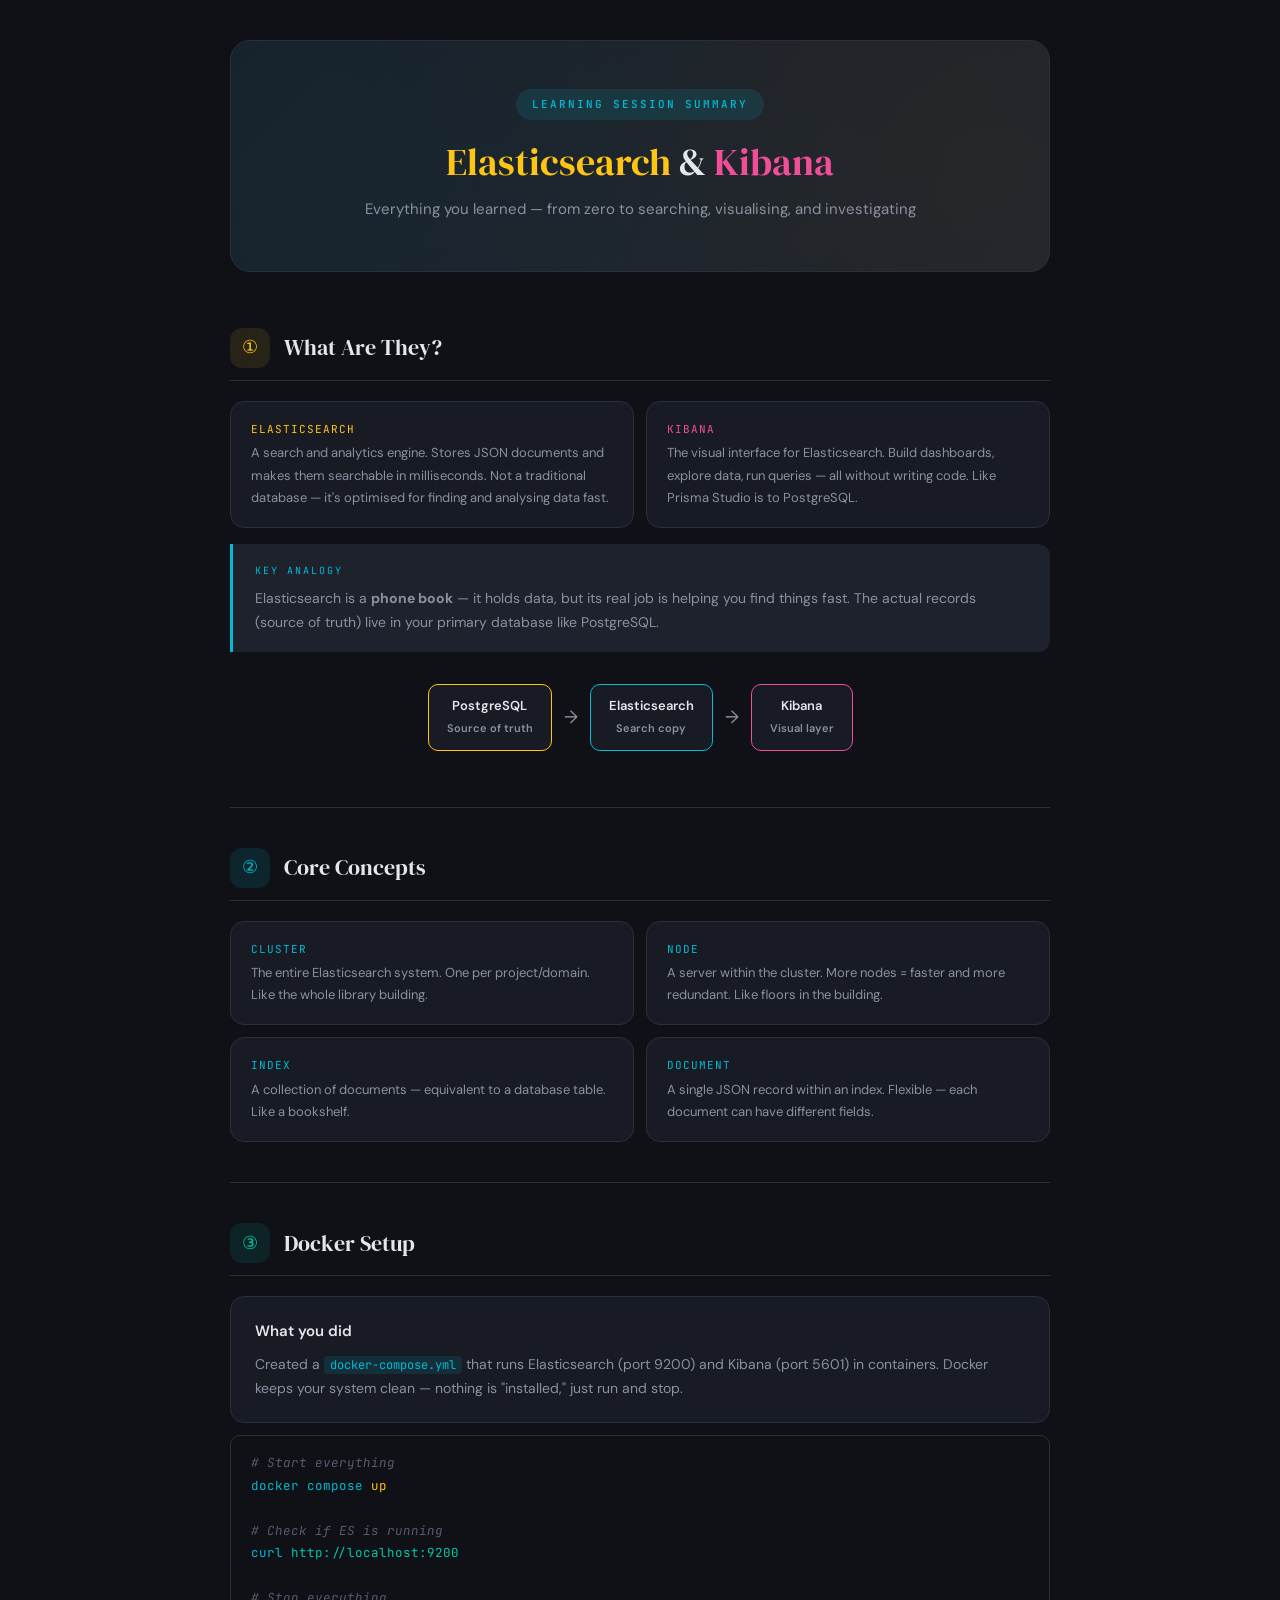
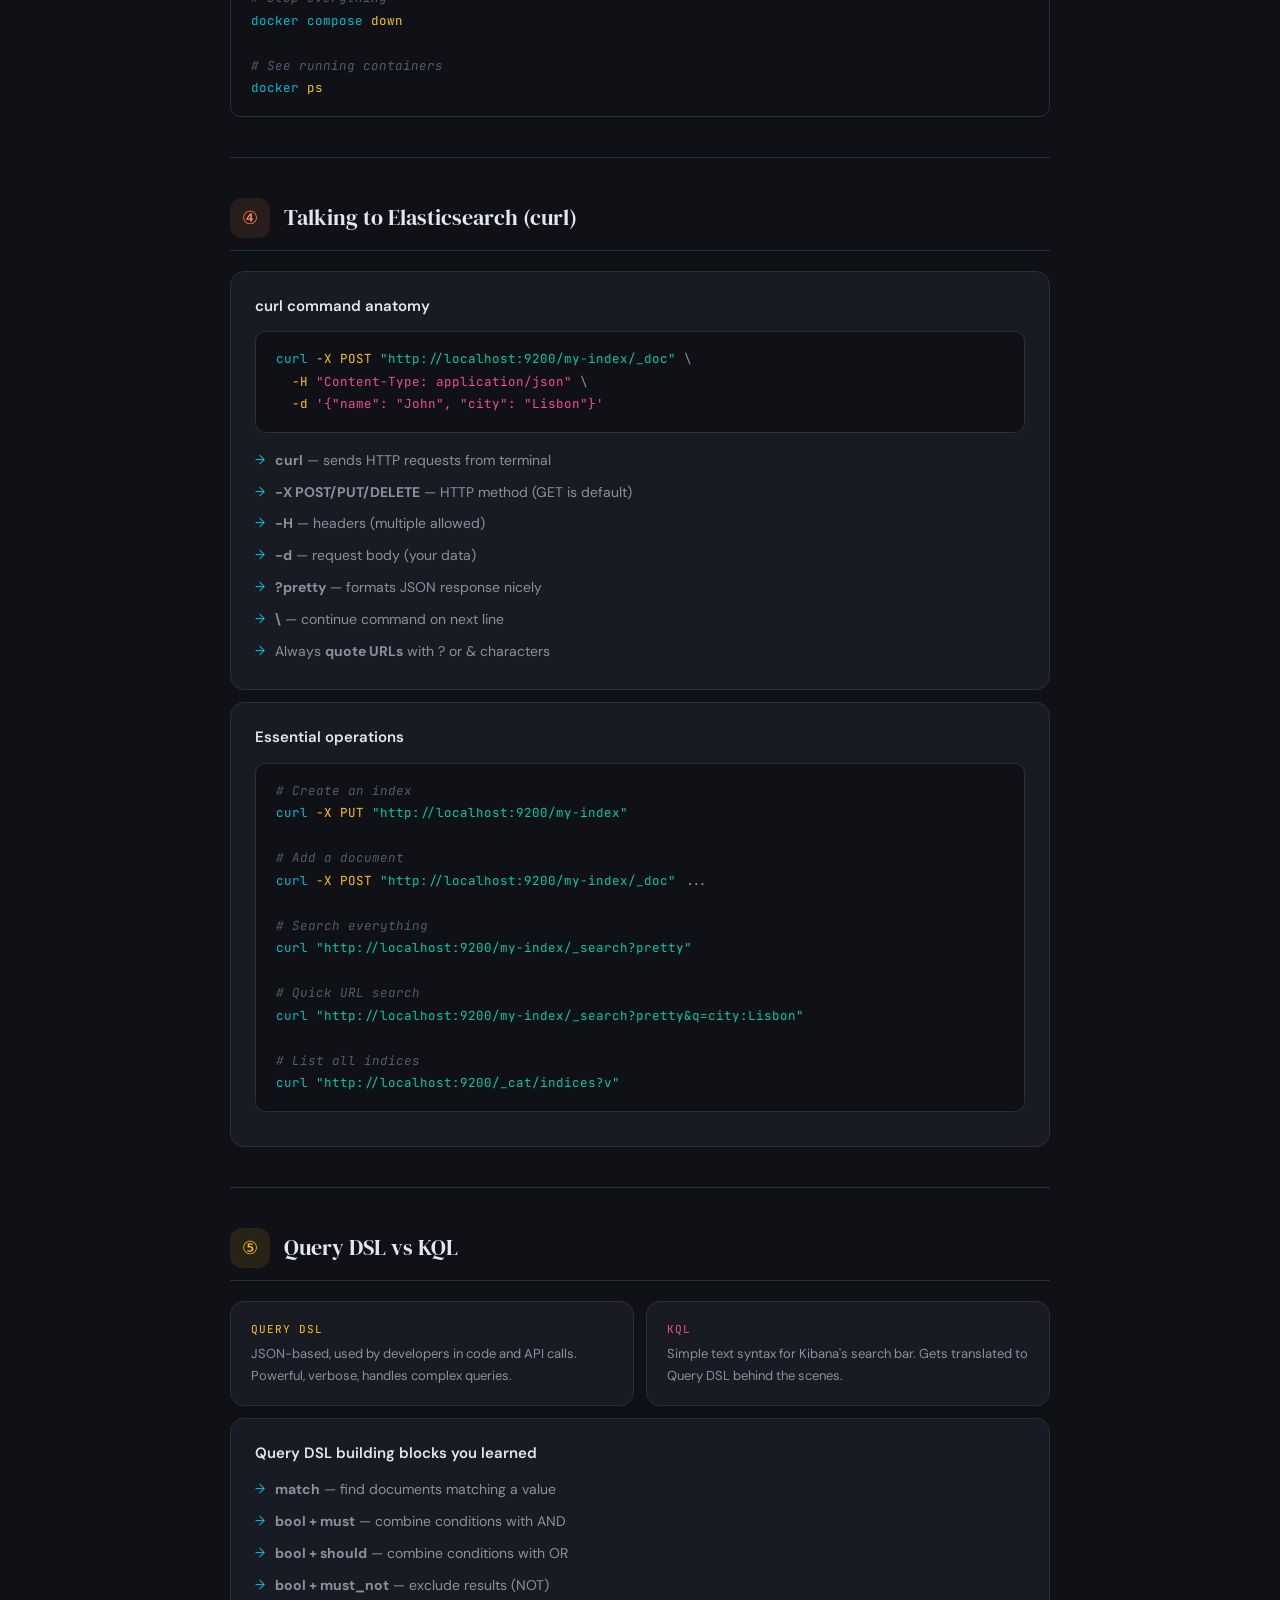
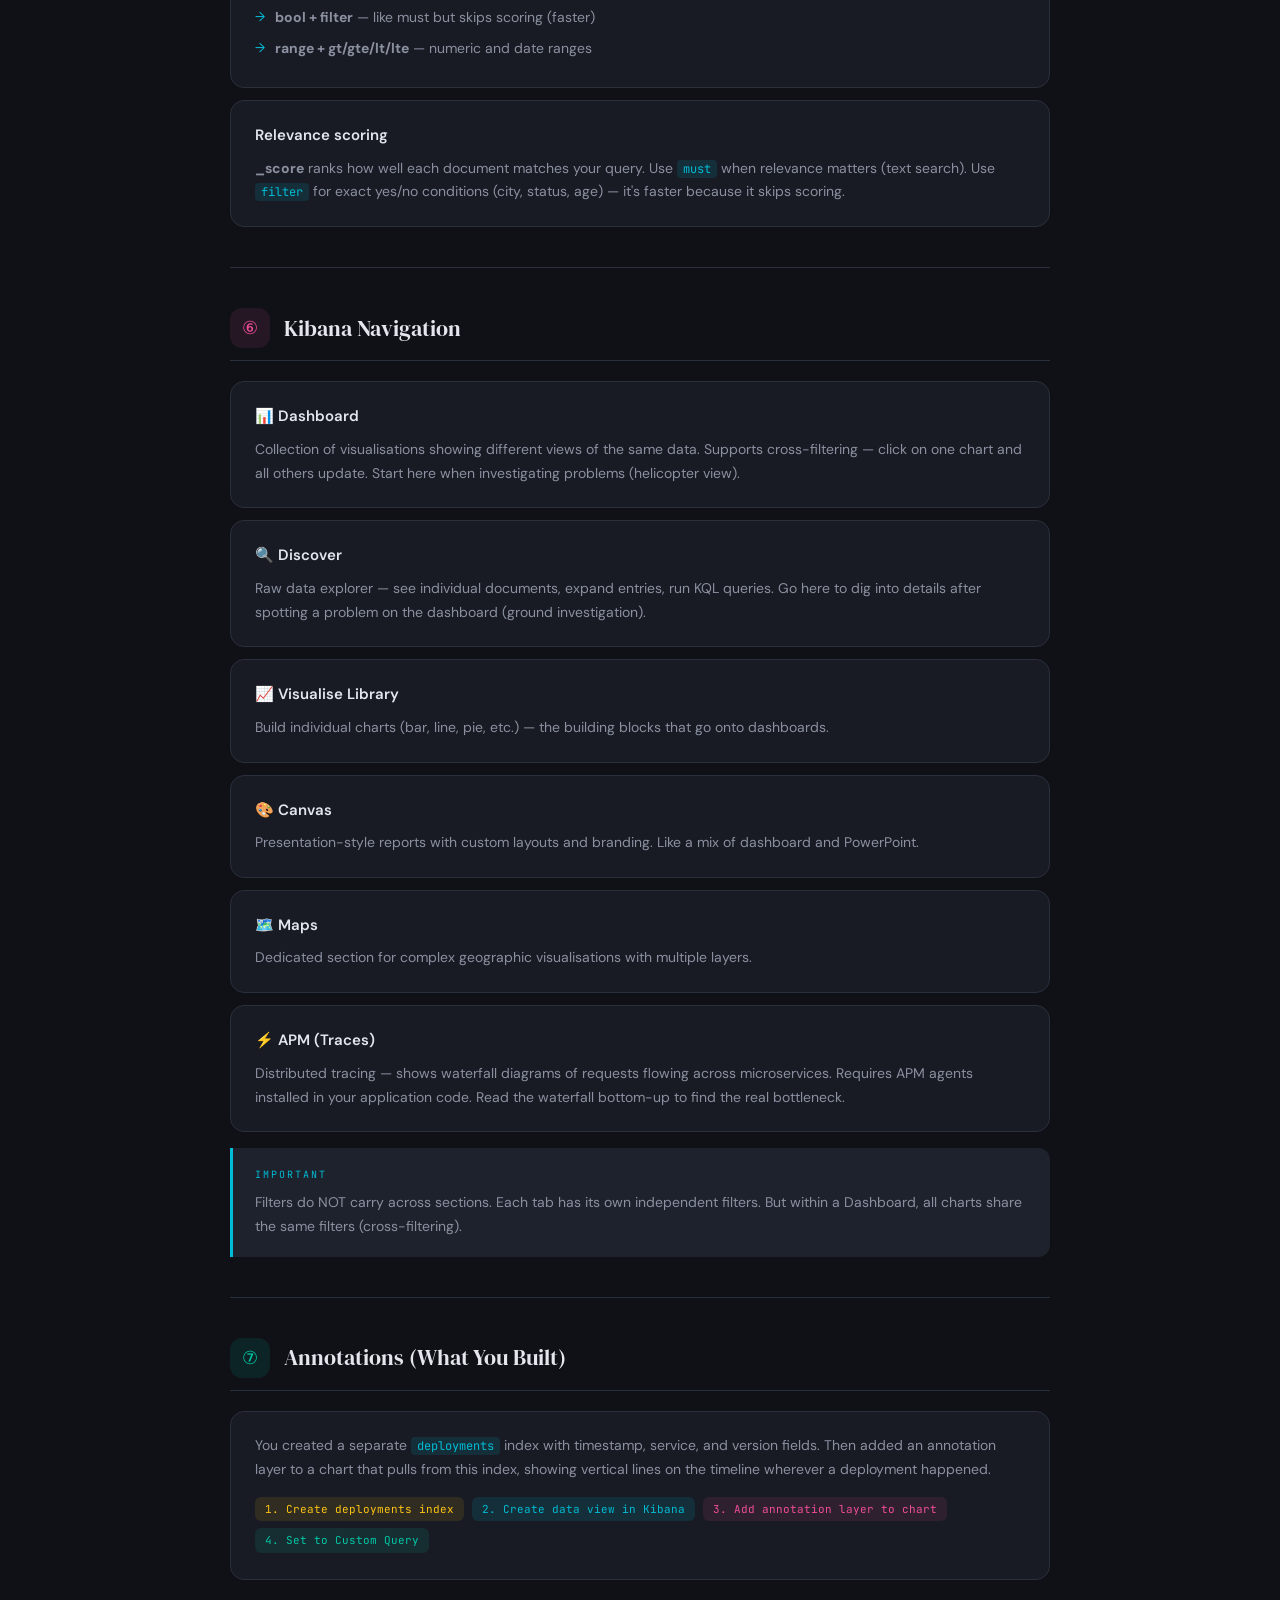
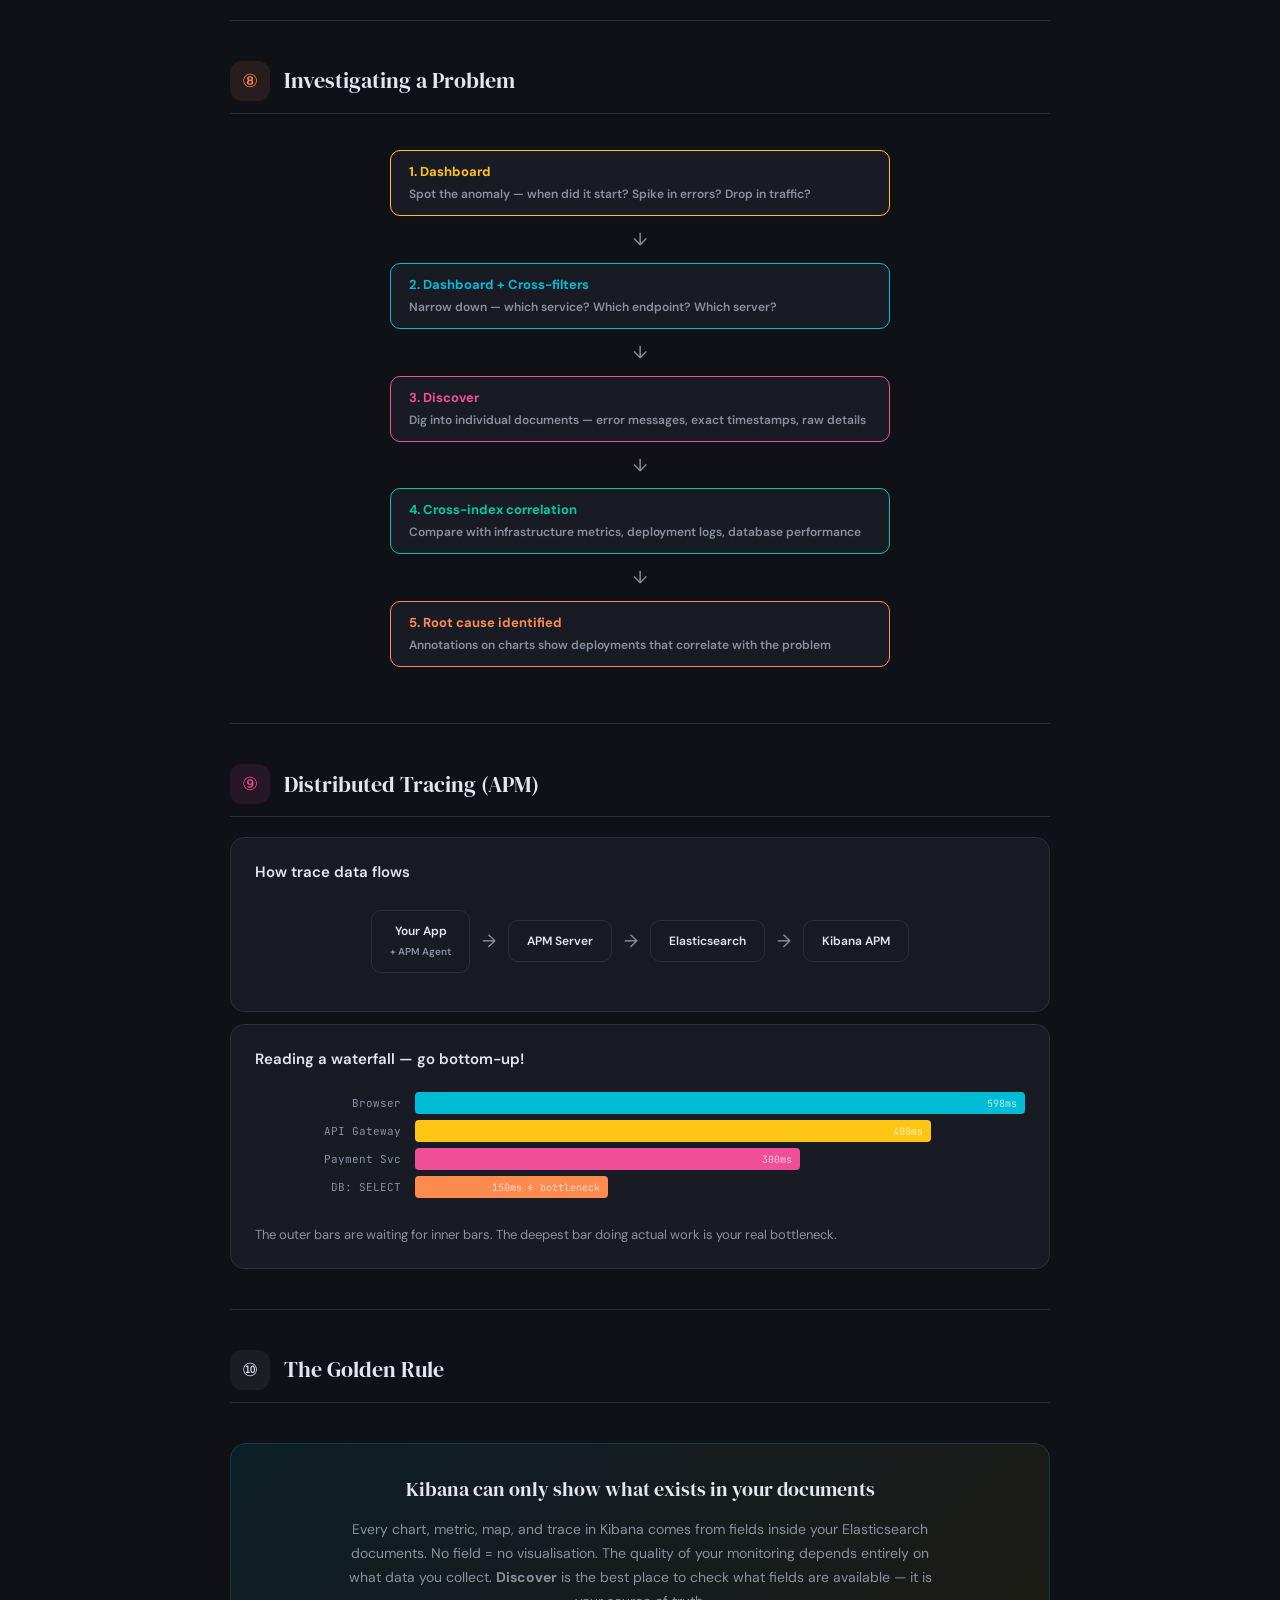
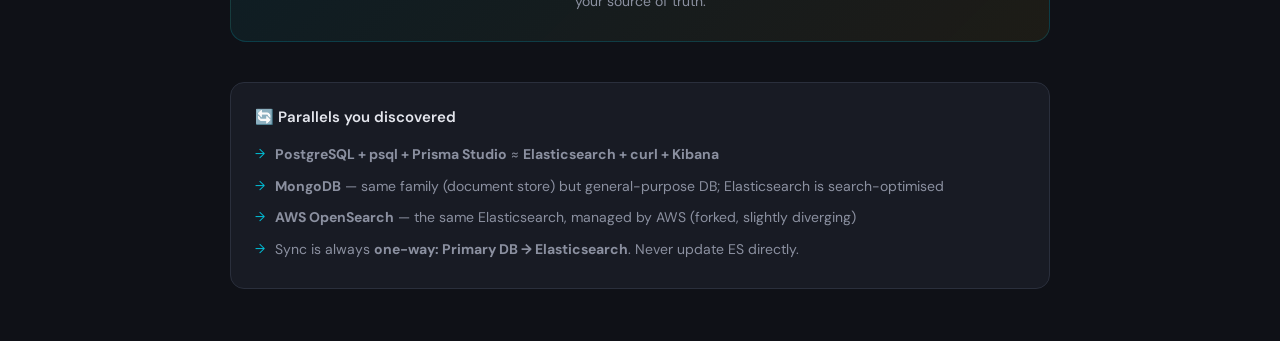
<file: elasticsearch-kibana-summary.html>
<!DOCTYPE html>
<html lang="en">
<head>
<meta charset="UTF-8">
<meta name="viewport" content="width=device-width, initial-scale=1.0">
<title>Elasticsearch & Kibana - Learning Summary</title>
<link href="https://fonts.googleapis.com/css2?family=DM+Serif+Display&family=DM+Sans:wght@400;500;600;700&family=JetBrains+Mono:wght@400;500&display=swap" rel="stylesheet">
<link rel="stylesheet" href="styles.css" />
<style>
  .header::before {
    background: radial-gradient(circle at 30% 50%, rgba(0, 188, 212, 0.06) 0%, transparent 50%),
                radial-gradient(circle at 70% 50%, rgba(254, 197, 20, 0.04) 0%, transparent 50%);
  }
  .header h1 span.es { color: var(--yellow); }
  .header h1 span.kb { color: var(--pink); }
  .takeaway {
    background: linear-gradient(135deg, rgba(0, 188, 212, 0.08) 0%, rgba(254, 197, 20, 0.06) 100%);
    border: 1px solid rgba(0, 188, 212, 0.2);
  }
</style>
</head>
<body>
<div class="container">

  <!-- Header -->
  <div class="header">
    <div class="header-badge">Learning Session Summary</div>
    <h1><span class="es">Elasticsearch</span> & <span class="kb">Kibana</span></h1>
    <p>Everything you learned — from zero to searching, visualising, and investigating</p>
  </div>

  <!-- Section 1: What Are They -->
  <div class="section">
    <div class="section-header">
      <div class="section-icon yellow-bg"><span class="yellow-color">①</span></div>
      <h2>What Are They?</h2>
    </div>

    <div class="concept-grid">
      <div class="concept-card">
        <div class="label yellow-color">Elasticsearch</div>
        <div class="value">A search and analytics engine. Stores JSON documents and makes them searchable in milliseconds. Not a traditional database — it's optimised for finding and analysing data fast.</div>
      </div>
      <div class="concept-card">
        <div class="label pink-color">Kibana</div>
        <div class="value">The visual interface for Elasticsearch. Build dashboards, explore data, run queries — all without writing code. Like Prisma Studio is to PostgreSQL.</div>
      </div>
    </div>

    <div class="analogy-box">
      <div class="analogy-label">Key analogy</div>
      <p>Elasticsearch is a <strong>phone book</strong> — it holds data, but its real job is helping you find things fast. The actual records (source of truth) live in your primary database like PostgreSQL.</p>
    </div>

    <div class="analogy-flow">
      <div class="flow-box" style="border-color: var(--yellow);">PostgreSQL<br><span style="font-size:11px;color:var(--text-muted);">Source of truth</span></div>
      <div class="arrow">→</div>
      <div class="flow-box" style="border-color: var(--accent);">Elasticsearch<br><span style="font-size:11px;color:var(--text-muted);">Search copy</span></div>
      <div class="arrow">→</div>
      <div class="flow-box" style="border-color: var(--pink);">Kibana<br><span style="font-size:11px;color:var(--text-muted);">Visual layer</span></div>
    </div>
  </div>

  <div class="divider"></div>

  <!-- Section 2: Core Concepts -->
  <div class="section">
    <div class="section-header">
      <div class="section-icon accent-bg"><span class="accent-color">②</span></div>
      <h2>Core Concepts</h2>
    </div>

    <div class="concept-grid">
      <div class="concept-card">
        <div class="label accent-color">Cluster</div>
        <div class="value">The entire Elasticsearch system. One per project/domain. Like the whole library building.</div>
      </div>
      <div class="concept-card">
        <div class="label accent-color">Node</div>
        <div class="value">A server within the cluster. More nodes = faster and more redundant. Like floors in the building.</div>
      </div>
      <div class="concept-card">
        <div class="label accent-color">Index</div>
        <div class="value">A collection of documents — equivalent to a database table. Like a bookshelf.</div>
      </div>
      <div class="concept-card">
        <div class="label accent-color">Document</div>
        <div class="value">A single JSON record within an index. Flexible — each document can have different fields.</div>
      </div>
    </div>
  </div>

  <div class="divider"></div>

  <!-- Section 3: Docker Setup -->
  <div class="section">
    <div class="section-header">
      <div class="section-icon green-bg"><span class="green-color">③</span></div>
      <h2>Docker Setup</h2>
    </div>

    <div class="card">
      <div class="card-title">What you did</div>
      <p>Created a <code>docker-compose.yml</code> that runs Elasticsearch (port 9200) and Kibana (port 5601) in containers. Docker keeps your system clean — nothing is "installed," just run and stop.</p>
    </div>

    <div class="code-block">
      <span class="comment"># Start everything</span><br>
      <span class="cmd">docker compose</span> <span class="flag">up</span><br><br>
      <span class="comment"># Check if ES is running</span><br>
      <span class="cmd">curl</span> <span class="url">http://localhost:9200</span><br><br>
      <span class="comment"># Stop everything</span><br>
      <span class="cmd">docker compose</span> <span class="flag">down</span><br><br>
      <span class="comment"># See running containers</span><br>
      <span class="cmd">docker</span> <span class="flag">ps</span>
    </div>
  </div>

  <div class="divider"></div>

  <!-- Section 4: curl & REST API -->
  <div class="section">
    <div class="section-header">
      <div class="section-icon orange-bg"><span class="orange-color">④</span></div>
      <h2>Talking to Elasticsearch (curl)</h2>
    </div>

    <div class="card">
      <div class="card-title">curl command anatomy</div>
      <div class="code-block">
        <span class="cmd">curl</span> <span class="flag">-X POST</span> <span class="url">"http://localhost:9200/my-index/_doc"</span> \<br>
        &nbsp;&nbsp;<span class="flag">-H</span> <span class="json">"Content-Type: application/json"</span> \<br>
        &nbsp;&nbsp;<span class="flag">-d</span> <span class="json">'{"name": "John", "city": "Lisbon"}'</span>
      </div>
      <ul>
        <li><strong>curl</strong> — sends HTTP requests from terminal</li>
        <li><strong>-X POST/PUT/DELETE</strong> — HTTP method (GET is default)</li>
        <li><strong>-H</strong> — headers (multiple allowed)</li>
        <li><strong>-d</strong> — request body (your data)</li>
        <li><strong>?pretty</strong> — formats JSON response nicely</li>
        <li><strong>\</strong> — continue command on next line</li>
        <li>Always <strong>quote URLs</strong> with ? or & characters</li>
      </ul>
    </div>

    <div class="card">
      <div class="card-title">Essential operations</div>
      <div class="code-block">
        <span class="comment"># Create an index</span><br>
        <span class="cmd">curl</span> <span class="flag">-X PUT</span> <span class="url">"http://localhost:9200/my-index"</span><br><br>
        <span class="comment"># Add a document</span><br>
        <span class="cmd">curl</span> <span class="flag">-X POST</span> <span class="url">"http://localhost:9200/my-index/_doc"</span> ...<br><br>
        <span class="comment"># Search everything</span><br>
        <span class="cmd">curl</span> <span class="url">"http://localhost:9200/my-index/_search?pretty"</span><br><br>
        <span class="comment"># Quick URL search</span><br>
        <span class="cmd">curl</span> <span class="url">"http://localhost:9200/my-index/_search?pretty&q=city:Lisbon"</span><br><br>
        <span class="comment"># List all indices</span><br>
        <span class="cmd">curl</span> <span class="url">"http://localhost:9200/_cat/indices?v"</span>
      </div>
    </div>
  </div>

  <div class="divider"></div>

  <!-- Section 5: Query DSL -->
  <div class="section">
    <div class="section-header">
      <div class="section-icon yellow-bg"><span class="yellow-color">⑤</span></div>
      <h2>Query DSL vs KQL</h2>
    </div>

    <div class="concept-grid">
      <div class="concept-card">
        <div class="label yellow-color">Query DSL</div>
        <div class="value">JSON-based, used by developers in code and API calls. Powerful, verbose, handles complex queries.</div>
      </div>
      <div class="concept-card">
        <div class="label pink-color">KQL</div>
        <div class="value">Simple text syntax for Kibana's search bar. Gets translated to Query DSL behind the scenes.</div>
      </div>
    </div>

    <div class="card">
      <div class="card-title">Query DSL building blocks you learned</div>
      <ul>
        <li><strong>match</strong> — find documents matching a value</li>
        <li><strong>bool + must</strong> — combine conditions with AND</li>
        <li><strong>bool + should</strong> — combine conditions with OR</li>
        <li><strong>bool + must_not</strong> — exclude results (NOT)</li>
        <li><strong>bool + filter</strong> — like must but skips scoring (faster)</li>
        <li><strong>range + gt/gte/lt/lte</strong> — numeric and date ranges</li>
      </ul>
    </div>

    <div class="card">
      <div class="card-title">Relevance scoring</div>
      <p><strong>_score</strong> ranks how well each document matches your query. Use <code>must</code> when relevance matters (text search). Use <code>filter</code> for exact yes/no conditions (city, status, age) — it's faster because it skips scoring.</p>
    </div>
  </div>

  <div class="divider"></div>

  <!-- Section 6: Kibana -->
  <div class="section">
    <div class="section-header">
      <div class="section-icon pink-bg"><span class="pink-color">⑥</span></div>
      <h2>Kibana Navigation</h2>
    </div>

    <div class="card">
      <div class="card-title">📊 Dashboard</div>
      <p>Collection of visualisations showing different views of the same data. Supports cross-filtering — click on one chart and all others update. Start here when investigating problems (helicopter view).</p>
    </div>
    <div class="card">
      <div class="card-title">🔍 Discover</div>
      <p>Raw data explorer — see individual documents, expand entries, run KQL queries. Go here to dig into details after spotting a problem on the dashboard (ground investigation).</p>
    </div>
    <div class="card">
      <div class="card-title">📈 Visualise Library</div>
      <p>Build individual charts (bar, line, pie, etc.) — the building blocks that go onto dashboards.</p>
    </div>
    <div class="card">
      <div class="card-title">🎨 Canvas</div>
      <p>Presentation-style reports with custom layouts and branding. Like a mix of dashboard and PowerPoint.</p>
    </div>
    <div class="card">
      <div class="card-title">🗺️ Maps</div>
      <p>Dedicated section for complex geographic visualisations with multiple layers.</p>
    </div>
    <div class="card">
      <div class="card-title">⚡ APM (Traces)</div>
      <p>Distributed tracing — shows waterfall diagrams of requests flowing across microservices. Requires APM agents installed in your application code. Read the waterfall bottom-up to find the real bottleneck.</p>
    </div>

    <div class="analogy-box">
      <div class="analogy-label">Important</div>
      <p>Filters do NOT carry across sections. Each tab has its own independent filters. But within a Dashboard, all charts share the same filters (cross-filtering).</p>
    </div>
  </div>

  <div class="divider"></div>

  <!-- Section 7: Annotations -->
  <div class="section">
    <div class="section-header">
      <div class="section-icon green-bg"><span class="green-color">⑦</span></div>
      <h2>Annotations (What You Built)</h2>
    </div>

    <div class="card">
      <p>You created a separate <code>deployments</code> index with timestamp, service, and version fields. Then added an annotation layer to a chart that pulls from this index, showing vertical lines on the timeline wherever a deployment happened.</p>
      <div style="margin-top:12px;">
        <span class="tag yellow-bg yellow-color">1. Create deployments index</span>
        <span class="tag accent-bg accent-color">2. Create data view in Kibana</span>
        <span class="tag pink-bg pink-color">3. Add annotation layer to chart</span>
        <span class="tag green-bg green-color">4. Set to Custom Query</span>
      </div>
    </div>
  </div>

  <div class="divider"></div>

  <!-- Section 8: Investigation Flow -->
  <div class="section">
    <div class="section-header">
      <div class="section-icon orange-bg"><span class="orange-color">⑧</span></div>
      <h2>Investigating a Problem</h2>
    </div>

    <div class="analogy-flow" style="flex-direction: column; gap: 8px;">
      <div class="flow-box" style="width:100%;max-width:500px;border-color:var(--yellow);text-align:left;">
        <span class="yellow-color" style="font-weight:700;">1. Dashboard</span><br>
        <span style="font-size:12px;color:var(--text-muted);">Spot the anomaly — when did it start? Spike in errors? Drop in traffic?</span>
      </div>
      <div class="arrow" style="transform:rotate(90deg);">→</div>
      <div class="flow-box" style="width:100%;max-width:500px;border-color:var(--accent);text-align:left;">
        <span class="accent-color" style="font-weight:700;">2. Dashboard + Cross-filters</span><br>
        <span style="font-size:12px;color:var(--text-muted);">Narrow down — which service? Which endpoint? Which server?</span>
      </div>
      <div class="arrow" style="transform:rotate(90deg);">→</div>
      <div class="flow-box" style="width:100%;max-width:500px;border-color:var(--pink);text-align:left;">
        <span class="pink-color" style="font-weight:700;">3. Discover</span><br>
        <span style="font-size:12px;color:var(--text-muted);">Dig into individual documents — error messages, exact timestamps, raw details</span>
      </div>
      <div class="arrow" style="transform:rotate(90deg);">→</div>
      <div class="flow-box" style="width:100%;max-width:500px;border-color:var(--green);text-align:left;">
        <span class="green-color" style="font-weight:700;">4. Cross-index correlation</span><br>
        <span style="font-size:12px;color:var(--text-muted);">Compare with infrastructure metrics, deployment logs, database performance</span>
      </div>
      <div class="arrow" style="transform:rotate(90deg);">→</div>
      <div class="flow-box" style="width:100%;max-width:500px;border-color:var(--orange);text-align:left;">
        <span class="orange-color" style="font-weight:700;">5. Root cause identified</span><br>
        <span style="font-size:12px;color:var(--text-muted);">Annotations on charts show deployments that correlate with the problem</span>
      </div>
    </div>
  </div>

  <div class="divider"></div>

  <!-- Section 9: APM Waterfall -->
  <div class="section">
    <div class="section-header">
      <div class="section-icon pink-bg"><span class="pink-color">⑨</span></div>
      <h2>Distributed Tracing (APM)</h2>
    </div>

    <div class="card">
      <div class="card-title">How trace data flows</div>
      <div class="analogy-flow">
        <div class="flow-box" style="font-size:12px;">Your App<br><span style="color:var(--text-muted);font-size:10px;">+ APM Agent</span></div>
        <div class="arrow">→</div>
        <div class="flow-box" style="font-size:12px;">APM Server</div>
        <div class="arrow">→</div>
        <div class="flow-box" style="font-size:12px;">Elasticsearch</div>
        <div class="arrow">→</div>
        <div class="flow-box" style="font-size:12px;">Kibana APM</div>
      </div>
    </div>

    <div class="card">
      <div class="card-title">Reading a waterfall — go bottom-up!</div>
      <div class="waterfall">
        <div class="waterfall-row">
          <div class="waterfall-label">Browser</div>
          <div class="waterfall-bar" style="width:100%;background:var(--accent);">598ms</div>
        </div>
        <div class="waterfall-row">
          <div class="waterfall-label">&nbsp;&nbsp;API Gateway</div>
          <div class="waterfall-bar" style="width:67%;background:var(--yellow);">400ms</div>
        </div>
        <div class="waterfall-row">
          <div class="waterfall-label">&nbsp;&nbsp;&nbsp;&nbsp;Payment Svc</div>
          <div class="waterfall-bar" style="width:50%;background:var(--pink);">300ms</div>
        </div>
        <div class="waterfall-row">
          <div class="waterfall-label">&nbsp;&nbsp;&nbsp;&nbsp;&nbsp;&nbsp;DB: SELECT</div>
          <div class="waterfall-bar" style="width:25%;background:var(--orange);">150ms ← bottleneck</div>
        </div>
      </div>
      <p style="color:var(--text-muted);font-size:13px;margin-top:8px;">The outer bars are waiting for inner bars. The deepest bar doing actual work is your real bottleneck.</p>
    </div>
  </div>

  <div class="divider"></div>

  <!-- Section 10: Golden Rule -->
  <div class="section">
    <div class="section-header">
      <div class="section-icon" style="background:rgba(255,255,255,0.05);"><span style="color:var(--text);">⑩</span></div>
      <h2>The Golden Rule</h2>
    </div>

    <div class="takeaway">
      <h3>Kibana can only show what exists in your documents</h3>
      <p>Every chart, metric, map, and trace in Kibana comes from fields inside your Elasticsearch documents. No field = no visualisation. The quality of your monitoring depends entirely on what data you collect. <strong>Discover</strong> is the best place to check what fields are available — it is your source of truth.</p>
    </div>
  </div>

  <!-- Parallels -->
  <div class="card" style="margin-top: 32px;">
    <div class="card-title">🔄 Parallels you discovered</div>
    <ul>
      <li><strong>PostgreSQL + psql + Prisma Studio</strong> ≈ <strong>Elasticsearch + curl + Kibana</strong></li>
      <li><strong>MongoDB</strong> — same family (document store) but general-purpose DB; Elasticsearch is search-optimised</li>
      <li><strong>AWS OpenSearch</strong> — the same Elasticsearch, managed by AWS (forked, slightly diverging)</li>
      <li>Sync is always <strong>one-way: Primary DB → Elasticsearch</strong>. Never update ES directly.</li>
    </ul>
  </div>

</div>
</body>
</html>
</file>
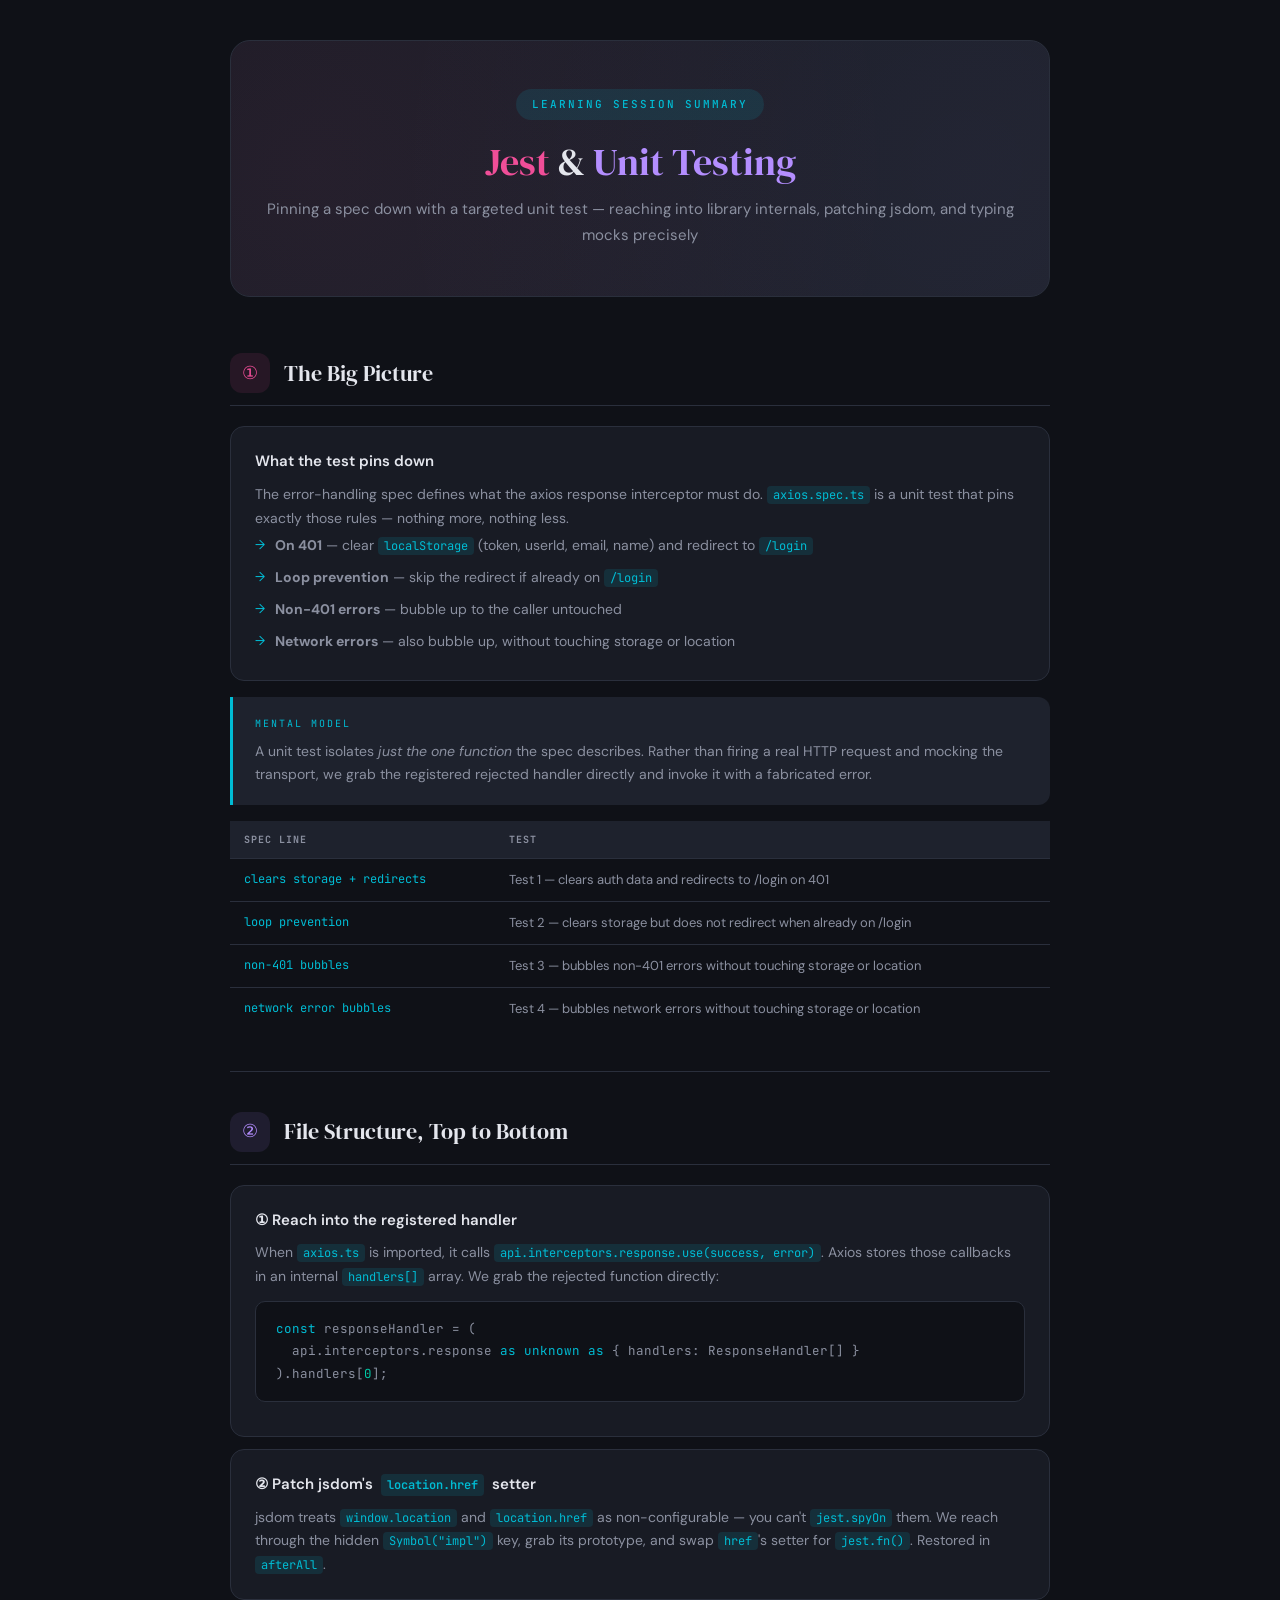
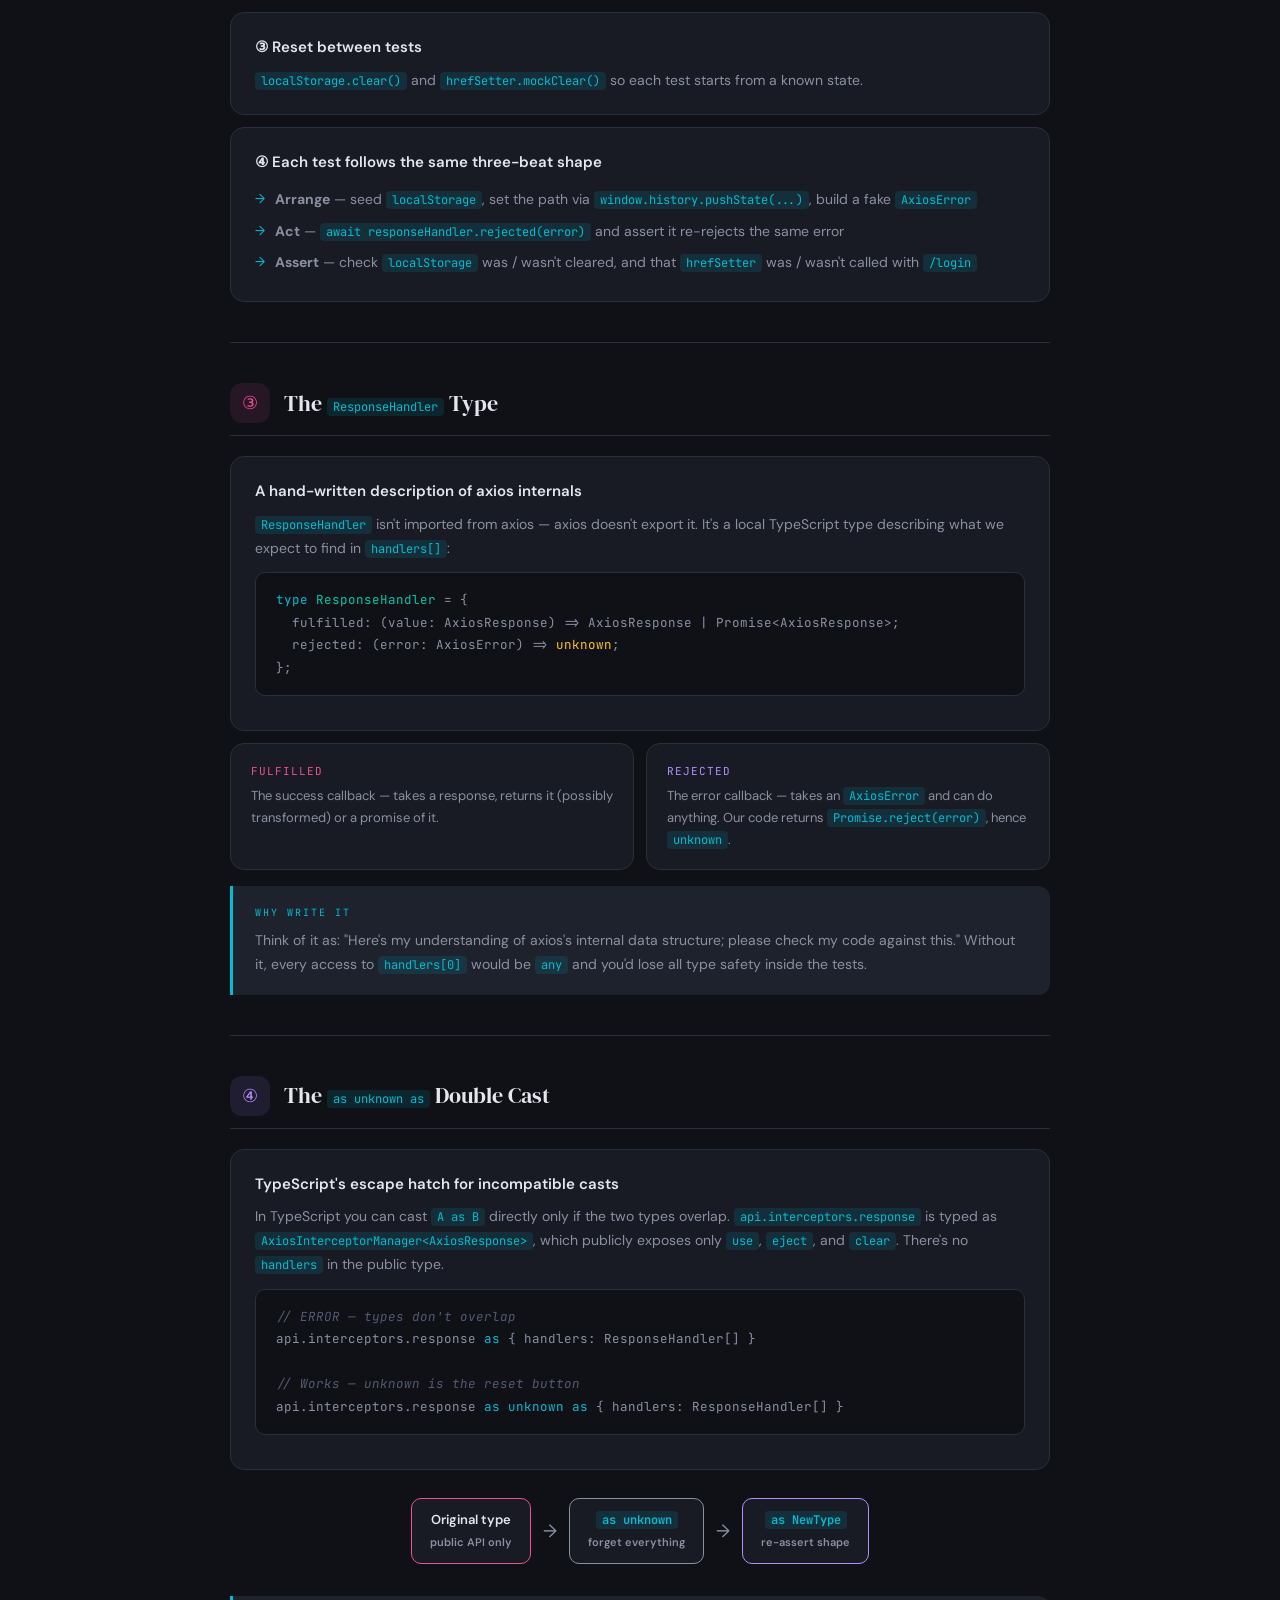
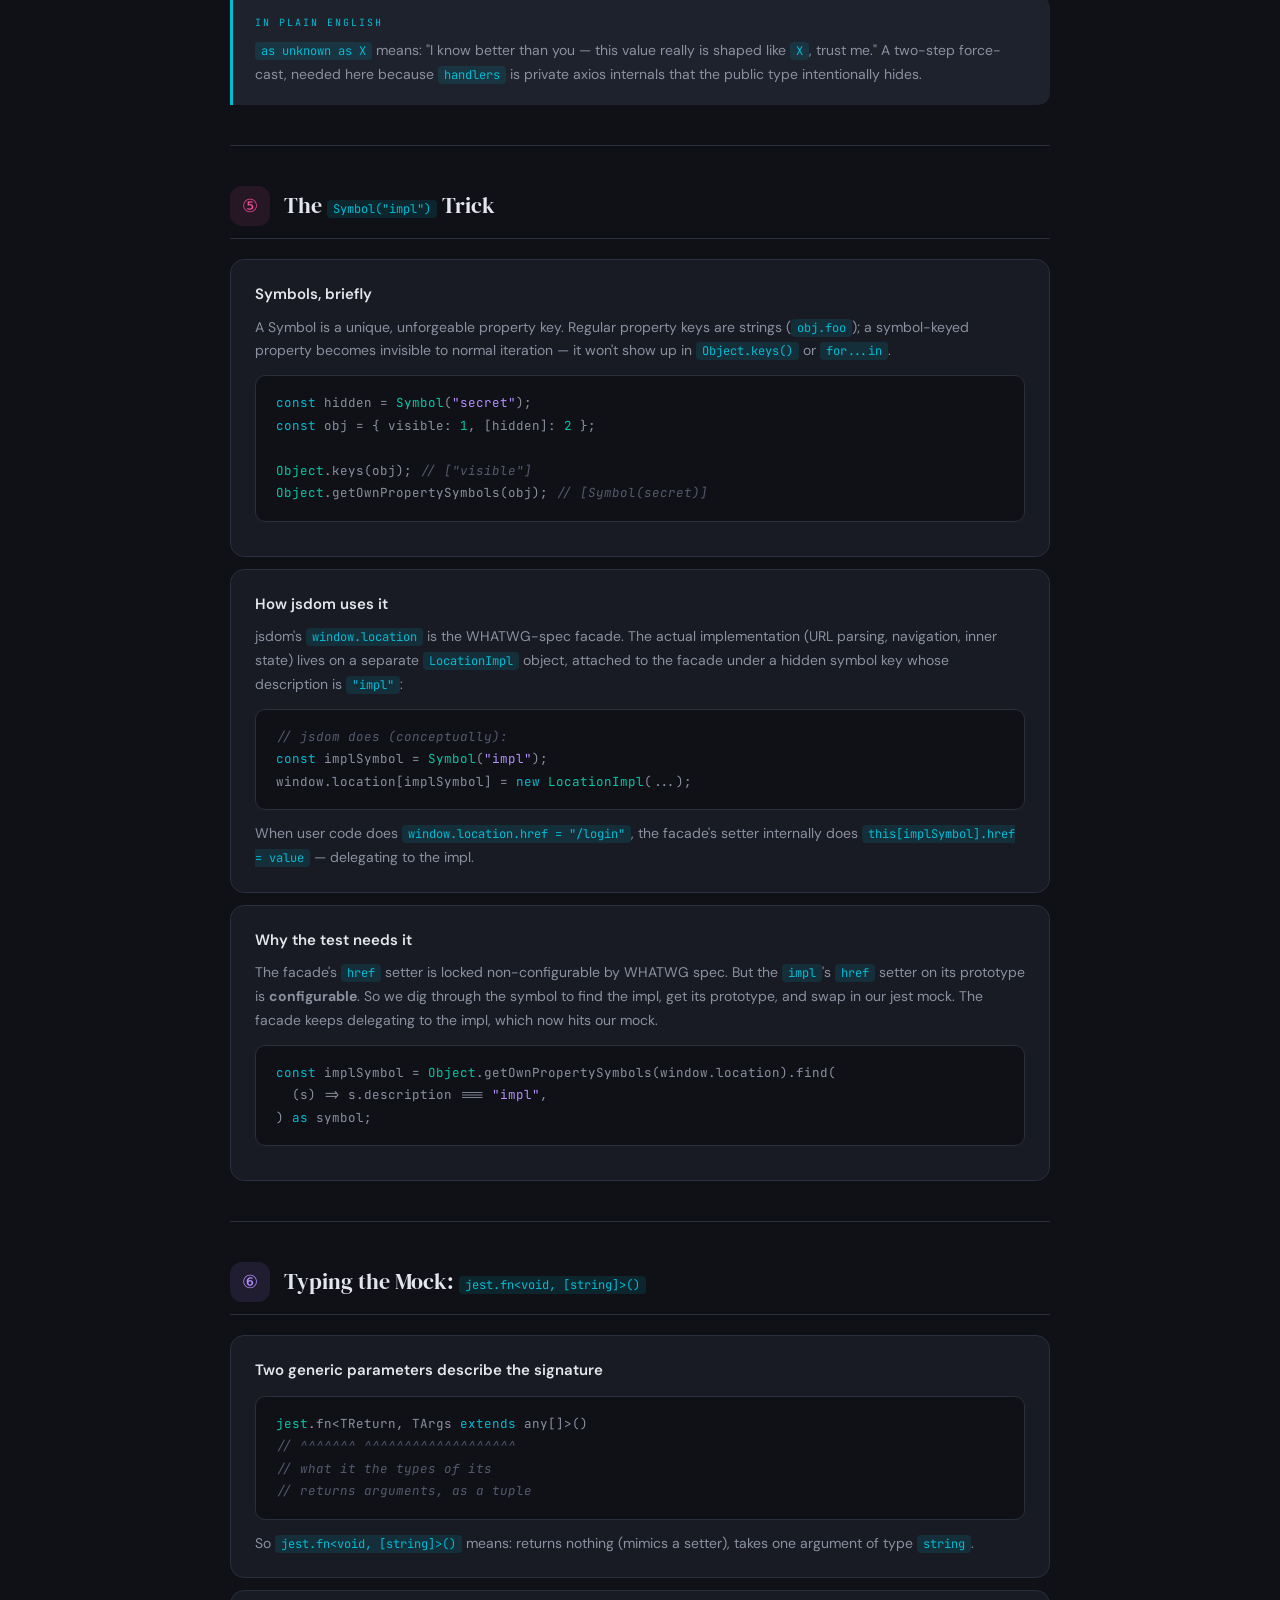
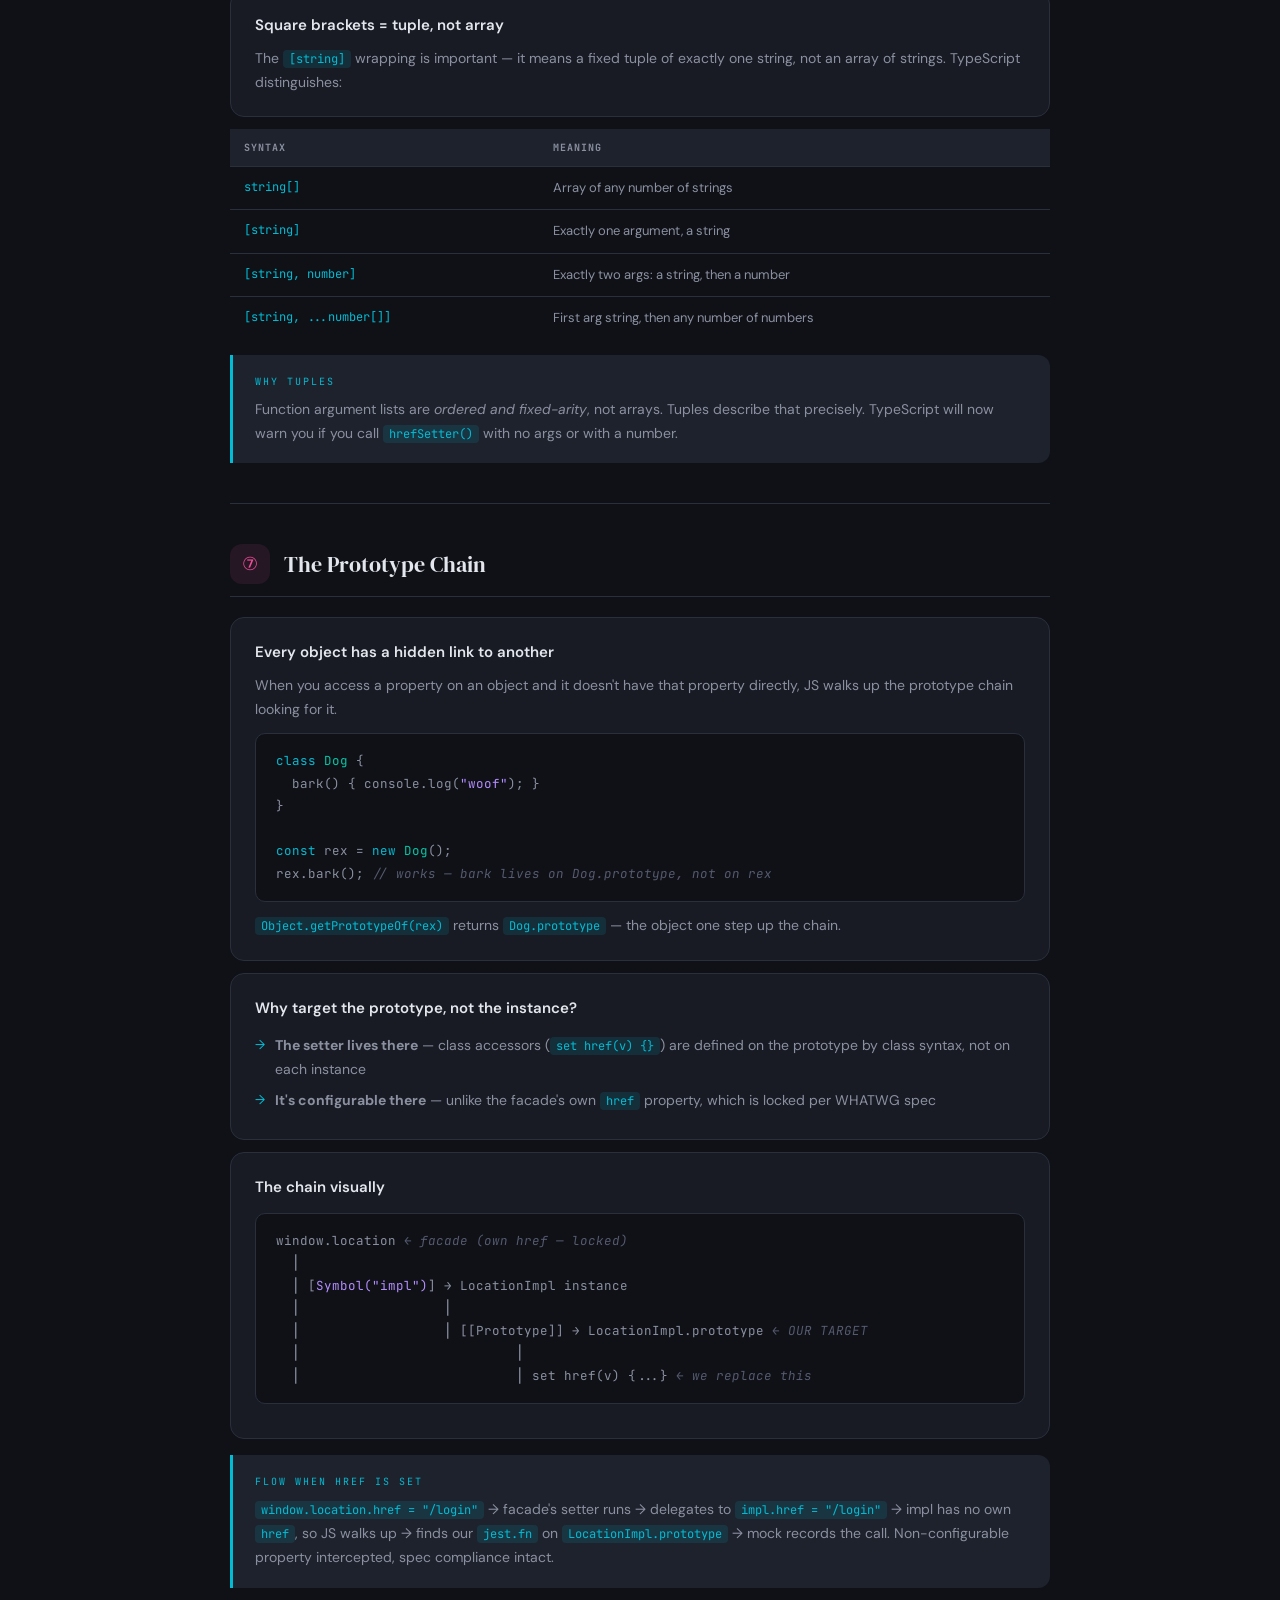
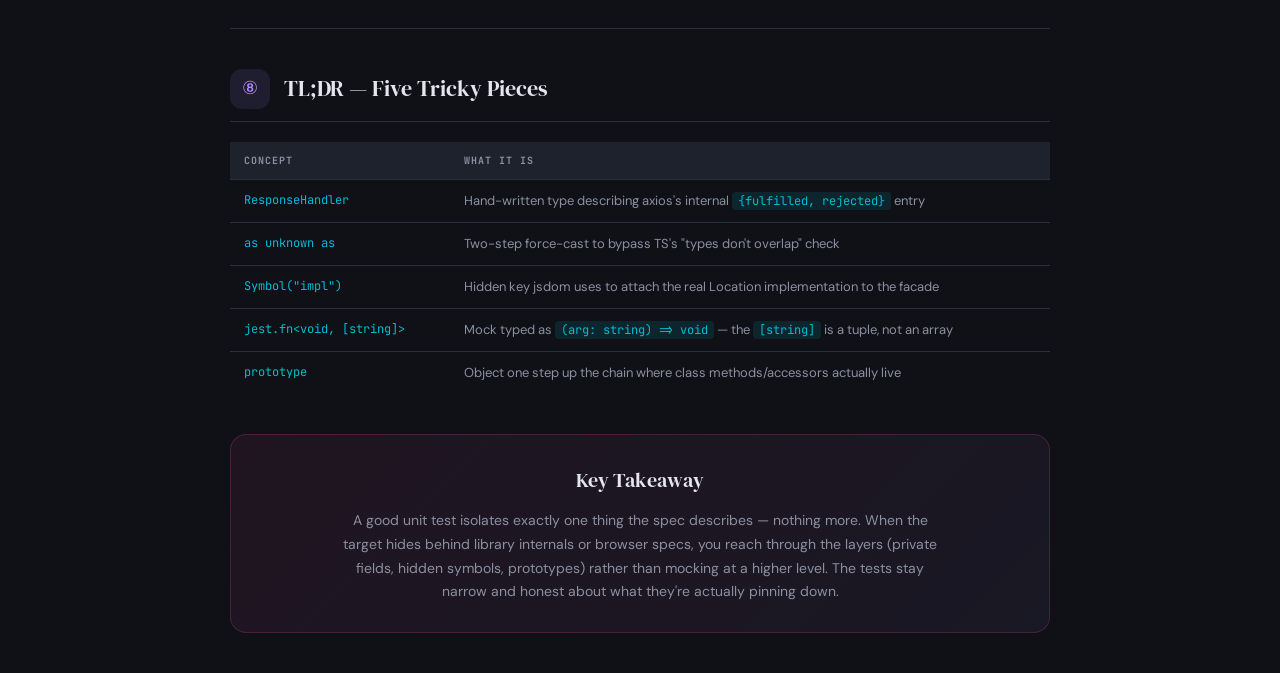
<file: jest-unit-test-summary.html>
<!doctype html>
<html lang="en">
  <head>
    <meta charset="UTF-8" />
    <meta name="viewport" content="width=device-width, initial-scale=1.0" />
    <title>Jest Unit Tests - Learning Summary</title>
    <link
      href="https://fonts.googleapis.com/css2?family=DM+Serif+Display&family=DM+Sans:wght@400;500;600;700&family=JetBrains+Mono:wght@400;500&display=swap"
      rel="stylesheet"
    />
    <link rel="stylesheet" href="styles.css" />
    <style>
      .header::before {
        background:
          radial-gradient(circle at 30% 50%, rgba(240, 78, 152, 0.06) 0%, transparent 50%),
          radial-gradient(circle at 70% 50%, rgba(180, 142, 255, 0.04) 0%, transparent 50%);
      }
      .header h1 span.jest { color: var(--pink); }
      .header h1 span.unit { color: var(--purple); }
      .takeaway {
        background: linear-gradient(135deg, rgba(240, 78, 152, 0.08) 0%, rgba(180, 142, 255, 0.06) 100%);
        border: 1px solid rgba(240, 78, 152, 0.2);
      }
    </style>
  </head>
  <body>
    <div class="container">
      <!-- Header -->
      <div class="header">
        <div class="header-badge">Learning Session Summary</div>
        <h1><span class="jest">Jest</span> & <span class="unit">Unit Testing</span></h1>
        <p>
          Pinning a spec down with a targeted unit test — reaching into library internals, patching jsdom, and typing mocks precisely
        </p>
      </div>

      <!-- Section 1: Big Picture -->
      <div class="section">
        <div class="section-header">
          <div class="section-icon pink-bg">
            <span class="pink-color">①</span>
          </div>
          <h2>The Big Picture</h2>
        </div>

        <div class="card">
          <div class="card-title">What the test pins down</div>
          <p>
            The error-handling spec defines what the axios response interceptor must do. <code>axios.spec.ts</code> is a unit test that pins exactly those rules — nothing more, nothing less.
          </p>
          <ul>
            <li><strong>On 401</strong> — clear <code>localStorage</code> (token, userId, email, name) and redirect to <code>/login</code></li>
            <li><strong>Loop prevention</strong> — skip the redirect if already on <code>/login</code></li>
            <li><strong>Non-401 errors</strong> — bubble up to the caller untouched</li>
            <li><strong>Network errors</strong> — also bubble up, without touching storage or location</li>
          </ul>
        </div>

        <div class="analogy-box">
          <div class="analogy-label">Mental model</div>
          <p>
            A unit test isolates <em>just the one function</em> the spec describes. Rather than firing a real HTTP request and mocking the transport, we grab the registered rejected handler directly and invoke it with a fabricated error.
          </p>
        </div>

        <table class="ref-table">
          <tr><th>Spec line</th><th>Test</th></tr>
          <tr><td>clears storage + redirects</td><td>Test 1 — clears auth data and redirects to /login on 401</td></tr>
          <tr><td>loop prevention</td><td>Test 2 — clears storage but does not redirect when already on /login</td></tr>
          <tr><td>non-401 bubbles</td><td>Test 3 — bubbles non-401 errors without touching storage or location</td></tr>
          <tr><td>network error bubbles</td><td>Test 4 — bubbles network errors without touching storage or location</td></tr>
        </table>
      </div>

      <div class="divider"></div>

      <!-- Section 2: File Structure -->
      <div class="section">
        <div class="section-header">
          <div class="section-icon purple-bg">
            <span class="purple-color">②</span>
          </div>
          <h2>File Structure, Top to Bottom</h2>
        </div>

        <div class="card">
          <div class="card-title">① Reach into the registered handler</div>
          <p>
            When <code>axios.ts</code> is imported, it calls <code>api.interceptors.response.use(success, error)</code>. Axios stores those callbacks in an internal <code>handlers[]</code> array. We grab the rejected function directly:
          </p>
          <div class="code-block">
            <span class="cmd">const</span> responseHandler = (<br>
            &nbsp;&nbsp;api.interceptors.response <span class="cmd">as unknown as</span> { handlers: ResponseHandler[] }<br>
            ).handlers[<span class="val">0</span>];
          </div>
        </div>

        <div class="card">
          <div class="card-title">② Patch jsdom's <code>location.href</code> setter</div>
          <p>
            jsdom treats <code>window.location</code> and <code>location.href</code> as non-configurable — you can't <code>jest.spyOn</code> them. We reach through the hidden <code>Symbol("impl")</code> key, grab its prototype, and swap <code>href</code>'s setter for <code>jest.fn()</code>. Restored in <code>afterAll</code>.
          </p>
        </div>

        <div class="card">
          <div class="card-title">③ Reset between tests</div>
          <p>
            <code>localStorage.clear()</code> and <code>hrefSetter.mockClear()</code> so each test starts from a known state.
          </p>
        </div>

        <div class="card">
          <div class="card-title">④ Each test follows the same three-beat shape</div>
          <ul>
            <li><strong>Arrange</strong> — seed <code>localStorage</code>, set the path via <code>window.history.pushState(...)</code>, build a fake <code>AxiosError</code></li>
            <li><strong>Act</strong> — <code>await responseHandler.rejected(error)</code> and assert it re-rejects the same error</li>
            <li><strong>Assert</strong> — check <code>localStorage</code> was / wasn't cleared, and that <code>hrefSetter</code> was / wasn't called with <code>/login</code></li>
          </ul>
        </div>
      </div>

      <div class="divider"></div>

      <!-- Section 3: ResponseHandler type -->
      <div class="section">
        <div class="section-header">
          <div class="section-icon pink-bg">
            <span class="pink-color">③</span>
          </div>
          <h2>The <code>ResponseHandler</code> Type</h2>
        </div>

        <div class="card">
          <div class="card-title">A hand-written description of axios internals</div>
          <p>
            <code>ResponseHandler</code> isn't imported from axios — axios doesn't export it. It's a local TypeScript type describing what we expect to find in <code>handlers[]</code>:
          </p>
          <div class="code-block">
            <span class="cmd">type</span> <span class="val">ResponseHandler</span> = {<br>
            &nbsp;&nbsp;fulfilled: (value: AxiosResponse) =&gt; AxiosResponse | Promise&lt;AxiosResponse&gt;;<br>
            &nbsp;&nbsp;rejected: (error: AxiosError) =&gt; <span class="flag">unknown</span>;<br>
            };
          </div>
        </div>

        <div class="concept-grid">
          <div class="concept-card">
            <div class="label pink-color">fulfilled</div>
            <div class="value">
              The success callback — takes a response, returns it (possibly transformed) or a promise of it.
            </div>
          </div>
          <div class="concept-card">
            <div class="label purple-color">rejected</div>
            <div class="value">
              The error callback — takes an <code>AxiosError</code> and can do anything. Our code returns <code>Promise.reject(error)</code>, hence <code>unknown</code>.
            </div>
          </div>
        </div>

        <div class="analogy-box">
          <div class="analogy-label">Why write it</div>
          <p>
            Think of it as: "Here's my understanding of axios's internal data structure; please check my code against this." Without it, every access to <code>handlers[0]</code> would be <code>any</code> and you'd lose all type safety inside the tests.
          </p>
        </div>
      </div>

      <div class="divider"></div>

      <!-- Section 4: as unknown as -->
      <div class="section">
        <div class="section-header">
          <div class="section-icon purple-bg">
            <span class="purple-color">④</span>
          </div>
          <h2>The <code>as unknown as</code> Double Cast</h2>
        </div>

        <div class="card">
          <div class="card-title">TypeScript's escape hatch for incompatible casts</div>
          <p>
            In TypeScript you can cast <code>A as B</code> directly only if the two types overlap. <code>api.interceptors.response</code> is typed as <code>AxiosInterceptorManager&lt;AxiosResponse&gt;</code>, which publicly exposes only <code>use</code>, <code>eject</code>, and <code>clear</code>. There's no <code>handlers</code> in the public type.
          </p>
          <div class="code-block">
            <span class="comment">// ERROR — types don't overlap</span><br>
            api.interceptors.response <span class="cmd">as</span> { handlers: ResponseHandler[] }<br><br>
            <span class="comment">// Works — unknown is the reset button</span><br>
            api.interceptors.response <span class="cmd">as unknown as</span> { handlers: ResponseHandler[] }
          </div>
        </div>

        <div class="analogy-flow">
          <div class="flow-box" style="border-color: var(--pink);">Original type<br><span style="font-size:11px;color:var(--text-muted);">public API only</span></div>
          <div class="arrow">→</div>
          <div class="flow-box" style="border-color: var(--text-muted);"><code>as unknown</code><br><span style="font-size:11px;color:var(--text-muted);">forget everything</span></div>
          <div class="arrow">→</div>
          <div class="flow-box" style="border-color: var(--purple);"><code>as NewType</code><br><span style="font-size:11px;color:var(--text-muted);">re-assert shape</span></div>
        </div>

        <div class="analogy-box">
          <div class="analogy-label">In plain English</div>
          <p>
            <code>as unknown as X</code> means: "I know better than you — this value really is shaped like <code>X</code>, trust me." A two-step force-cast, needed here because <code>handlers</code> is private axios internals that the public type intentionally hides.
          </p>
        </div>
      </div>

      <div class="divider"></div>

      <!-- Section 5: Symbol(impl) -->
      <div class="section">
        <div class="section-header">
          <div class="section-icon pink-bg">
            <span class="pink-color">⑤</span>
          </div>
          <h2>The <code>Symbol("impl")</code> Trick</h2>
        </div>

        <div class="card">
          <div class="card-title">Symbols, briefly</div>
          <p>
            A Symbol is a unique, unforgeable property key. Regular property keys are strings (<code>obj.foo</code>); a symbol-keyed property becomes invisible to normal iteration — it won't show up in <code>Object.keys()</code> or <code>for...in</code>.
          </p>
          <div class="code-block">
            <span class="cmd">const</span> hidden = <span class="val">Symbol</span>(<span class="str">"secret"</span>);<br>
            <span class="cmd">const</span> obj = { visible: <span class="val">1</span>, [hidden]: <span class="val">2</span> };<br><br>
            <span class="val">Object</span>.keys(obj);                   <span class="comment">// ["visible"]</span><br>
            <span class="val">Object</span>.getOwnPropertySymbols(obj);  <span class="comment">// [Symbol(secret)]</span>
          </div>
        </div>

        <div class="card">
          <div class="card-title">How jsdom uses it</div>
          <p>
            jsdom's <code>window.location</code> is the WHATWG-spec facade. The actual implementation (URL parsing, navigation, inner state) lives on a separate <code>LocationImpl</code> object, attached to the facade under a hidden symbol key whose description is <code>"impl"</code>:
          </p>
          <div class="code-block">
            <span class="comment">// jsdom does (conceptually):</span><br>
            <span class="cmd">const</span> implSymbol = <span class="val">Symbol</span>(<span class="str">"impl"</span>);<br>
            window.location[implSymbol] = <span class="cmd">new</span> <span class="val">LocationImpl</span>(...);
          </div>
          <p style="margin-top: 12px;">
            When user code does <code>window.location.href = "/login"</code>, the facade's setter internally does <code>this[implSymbol].href = value</code> — delegating to the impl.
          </p>
        </div>

        <div class="card">
          <div class="card-title">Why the test needs it</div>
          <p>
            The facade's <code>href</code> setter is locked non-configurable by WHATWG spec. But the <code>impl</code>'s <code>href</code> setter on its prototype is <strong>configurable</strong>. So we dig through the symbol to find the impl, get its prototype, and swap in our jest mock. The facade keeps delegating to the impl, which now hits our mock.
          </p>
          <div class="code-block">
            <span class="cmd">const</span> implSymbol = <span class="val">Object</span>.getOwnPropertySymbols(window.location).find(<br>
            &nbsp;&nbsp;(s) =&gt; s.description === <span class="str">"impl"</span>,<br>
            ) <span class="cmd">as</span> symbol;
          </div>
        </div>
      </div>

      <div class="divider"></div>

      <!-- Section 6: jest.fn generics -->
      <div class="section">
        <div class="section-header">
          <div class="section-icon purple-bg">
            <span class="purple-color">⑥</span>
          </div>
          <h2>Typing the Mock: <code>jest.fn&lt;void, [string]&gt;()</code></h2>
        </div>

        <div class="card">
          <div class="card-title">Two generic parameters describe the signature</div>
          <div class="code-block">
            <span class="val">jest</span>.fn&lt;TReturn, TArgs <span class="cmd">extends</span> any[]&gt;()<br>
            <span class="comment">//       ^^^^^^^  ^^^^^^^^^^^^^^^^^^^</span><br>
            <span class="comment">//       what it  the types of its</span><br>
            <span class="comment">//       returns  arguments, as a tuple</span>
          </div>
          <p style="margin-top: 12px;">
            So <code>jest.fn&lt;void, [string]&gt;()</code> means: returns nothing (mimics a setter), takes one argument of type <code>string</code>.
          </p>
        </div>

        <div class="card">
          <div class="card-title">Square brackets = tuple, not array</div>
          <p>
            The <code>[string]</code> wrapping is important — it means a fixed tuple of exactly one string, not an array of strings. TypeScript distinguishes:
          </p>
        </div>

        <table class="ref-table">
          <tr><th>Syntax</th><th>Meaning</th></tr>
          <tr><td>string[]</td><td>Array of any number of strings</td></tr>
          <tr><td>[string]</td><td>Exactly one argument, a string</td></tr>
          <tr><td>[string, number]</td><td>Exactly two args: a string, then a number</td></tr>
          <tr><td>[string, ...number[]]</td><td>First arg string, then any number of numbers</td></tr>
        </table>

        <div class="analogy-box">
          <div class="analogy-label">Why tuples</div>
          <p>
            Function argument lists are <em>ordered and fixed-arity</em>, not arrays. Tuples describe that precisely. TypeScript will now warn you if you call <code>hrefSetter()</code> with no args or with a number.
          </p>
        </div>
      </div>

      <div class="divider"></div>

      <!-- Section 7: Prototype -->
      <div class="section">
        <div class="section-header">
          <div class="section-icon pink-bg">
            <span class="pink-color">⑦</span>
          </div>
          <h2>The Prototype Chain</h2>
        </div>

        <div class="card">
          <div class="card-title">Every object has a hidden link to another</div>
          <p>
            When you access a property on an object and it doesn't have that property directly, JS walks up the prototype chain looking for it.
          </p>
          <div class="code-block">
            <span class="cmd">class</span> <span class="val">Dog</span> {<br>
            &nbsp;&nbsp;bark() { console.log(<span class="str">"woof"</span>); }<br>
            }<br><br>
            <span class="cmd">const</span> rex = <span class="cmd">new</span> <span class="val">Dog</span>();<br>
            rex.bark();  <span class="comment">// works — bark lives on Dog.prototype, not on rex</span>
          </div>
          <p style="margin-top: 12px;">
            <code>Object.getPrototypeOf(rex)</code> returns <code>Dog.prototype</code> — the object one step up the chain.
          </p>
        </div>

        <div class="card">
          <div class="card-title">Why target the prototype, not the instance?</div>
          <ul>
            <li><strong>The setter lives there</strong> — class accessors (<code>set href(v) {}</code>) are defined on the prototype by class syntax, not on each instance</li>
            <li><strong>It's configurable there</strong> — unlike the facade's own <code>href</code> property, which is locked per WHATWG spec</li>
          </ul>
        </div>

        <div class="card">
          <div class="card-title">The chain visually</div>
          <div class="code-block">
            window.location                     <span class="comment">← facade (own href — locked)</span><br>
            &nbsp;&nbsp;│<br>
            &nbsp;&nbsp;│ [<span class="str">Symbol("impl")</span>] → LocationImpl instance<br>
            &nbsp;&nbsp;│&nbsp;&nbsp;&nbsp;&nbsp;&nbsp;&nbsp;&nbsp;&nbsp;&nbsp;&nbsp;&nbsp;&nbsp;&nbsp;&nbsp;&nbsp;&nbsp;&nbsp;&nbsp;│<br>
            &nbsp;&nbsp;│&nbsp;&nbsp;&nbsp;&nbsp;&nbsp;&nbsp;&nbsp;&nbsp;&nbsp;&nbsp;&nbsp;&nbsp;&nbsp;&nbsp;&nbsp;&nbsp;&nbsp;&nbsp;│ [[Prototype]] → LocationImpl.prototype  <span class="comment">← OUR TARGET</span><br>
            &nbsp;&nbsp;│&nbsp;&nbsp;&nbsp;&nbsp;&nbsp;&nbsp;&nbsp;&nbsp;&nbsp;&nbsp;&nbsp;&nbsp;&nbsp;&nbsp;&nbsp;&nbsp;&nbsp;&nbsp;&nbsp;&nbsp;&nbsp;&nbsp;&nbsp;&nbsp;&nbsp;&nbsp;&nbsp;│<br>
            &nbsp;&nbsp;│&nbsp;&nbsp;&nbsp;&nbsp;&nbsp;&nbsp;&nbsp;&nbsp;&nbsp;&nbsp;&nbsp;&nbsp;&nbsp;&nbsp;&nbsp;&nbsp;&nbsp;&nbsp;&nbsp;&nbsp;&nbsp;&nbsp;&nbsp;&nbsp;&nbsp;&nbsp;&nbsp;│  set href(v) {...}  <span class="comment">← we replace this</span>
          </div>
        </div>

        <div class="analogy-box">
          <div class="analogy-label">Flow when href is set</div>
          <p>
            <code>window.location.href = "/login"</code> → facade's setter runs → delegates to <code>impl.href = "/login"</code> → impl has no own <code>href</code>, so JS walks up → finds our <code>jest.fn</code> on <code>LocationImpl.prototype</code> → mock records the call. Non-configurable property intercepted, spec compliance intact.
          </p>
        </div>
      </div>

      <div class="divider"></div>

      <!-- Section 8: TL;DR -->
      <div class="section">
        <div class="section-header">
          <div class="section-icon purple-bg">
            <span class="purple-color">⑧</span>
          </div>
          <h2>TL;DR — Five Tricky Pieces</h2>
        </div>

        <table class="ref-table">
          <tr><th>Concept</th><th>What it is</th></tr>
          <tr><td>ResponseHandler</td><td>Hand-written type describing axios's internal <code>{fulfilled, rejected}</code> entry</td></tr>
          <tr><td>as unknown as</td><td>Two-step force-cast to bypass TS's "types don't overlap" check</td></tr>
          <tr><td>Symbol("impl")</td><td>Hidden key jsdom uses to attach the real Location implementation to the facade</td></tr>
          <tr><td>jest.fn&lt;void, [string]&gt;</td><td>Mock typed as <code>(arg: string) =&gt; void</code> — the <code>[string]</code> is a tuple, not an array</td></tr>
          <tr><td>prototype</td><td>Object one step up the chain where class methods/accessors actually live</td></tr>
        </table>
      </div>

      <!-- Takeaway -->
      <div class="takeaway">
        <h3>Key Takeaway</h3>
        <p>
          A good unit test isolates exactly one thing the spec describes — nothing more. When the target hides behind library internals or browser specs, you reach through the layers (private fields, hidden symbols, prototypes) rather than mocking at a higher level. The tests stay narrow and honest about what they're actually pinning down.
        </p>
      </div>
    </div>
  </body>
</html>
</file>
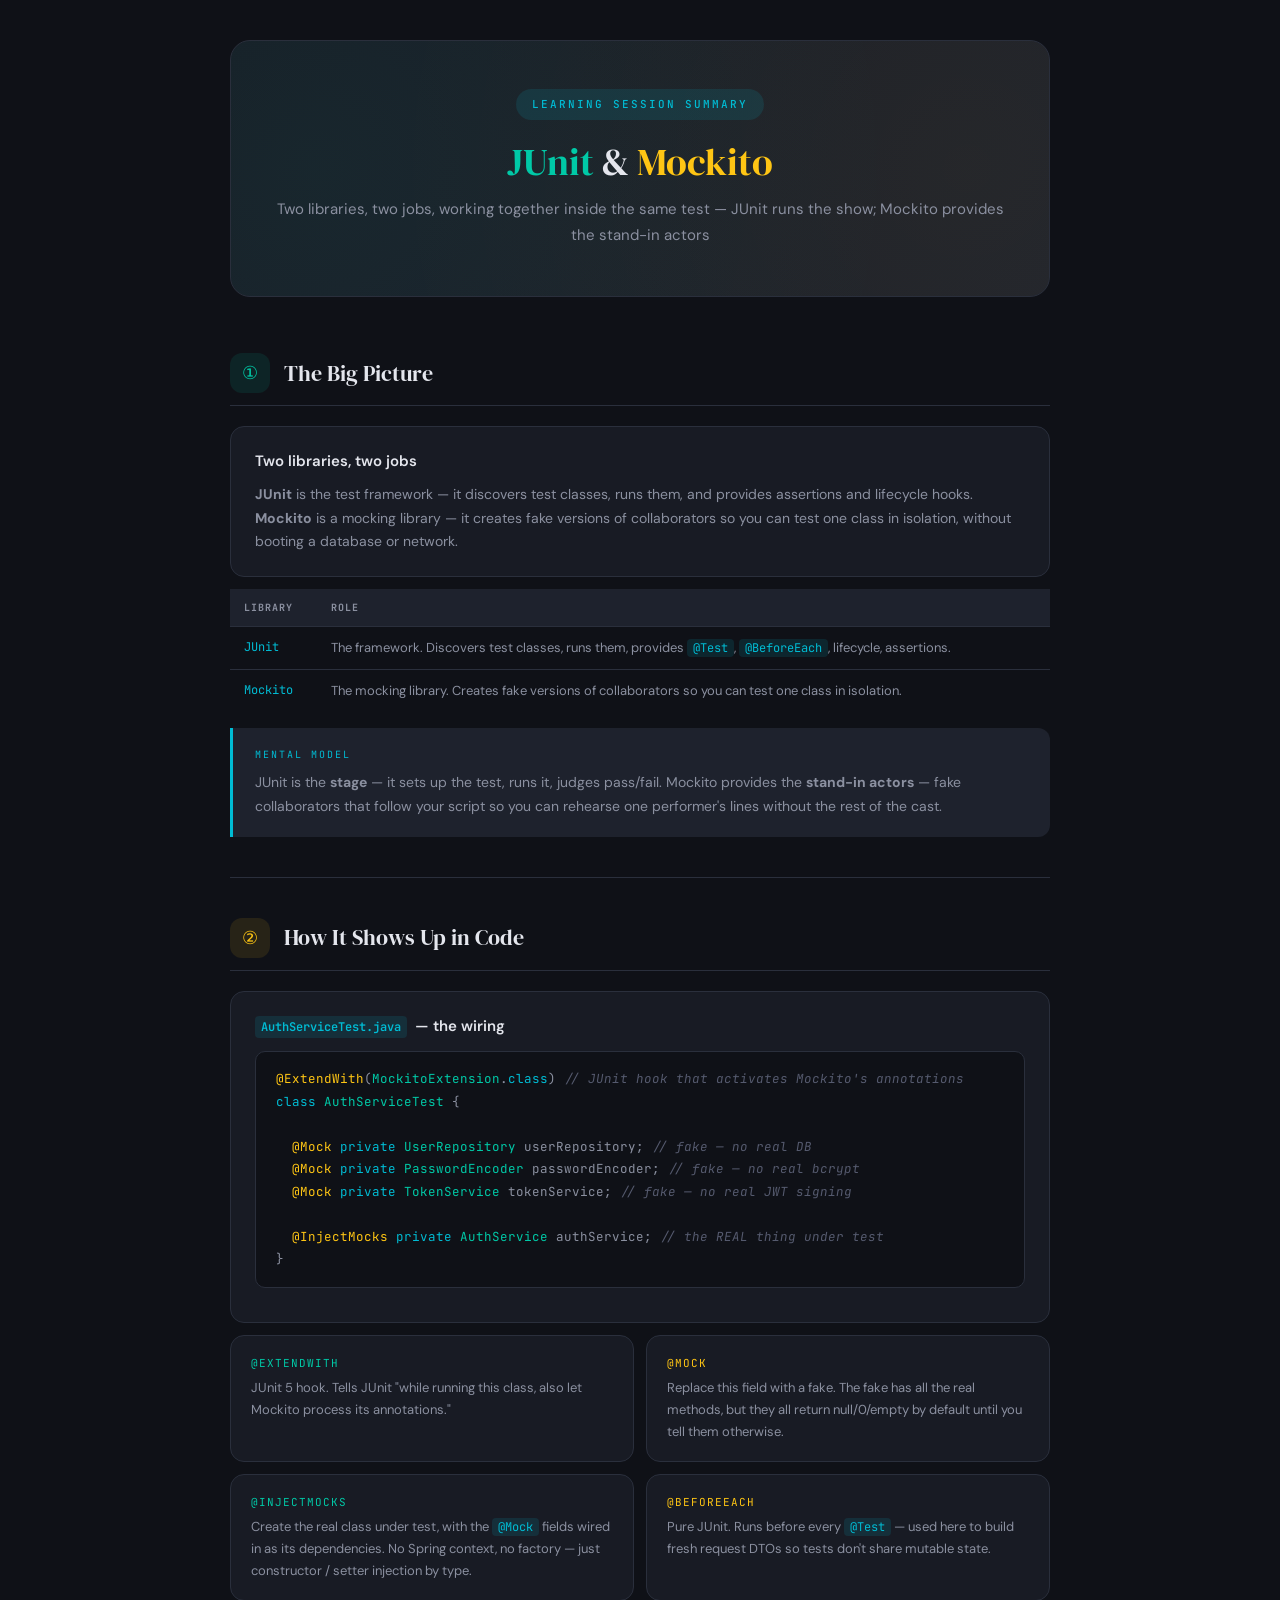
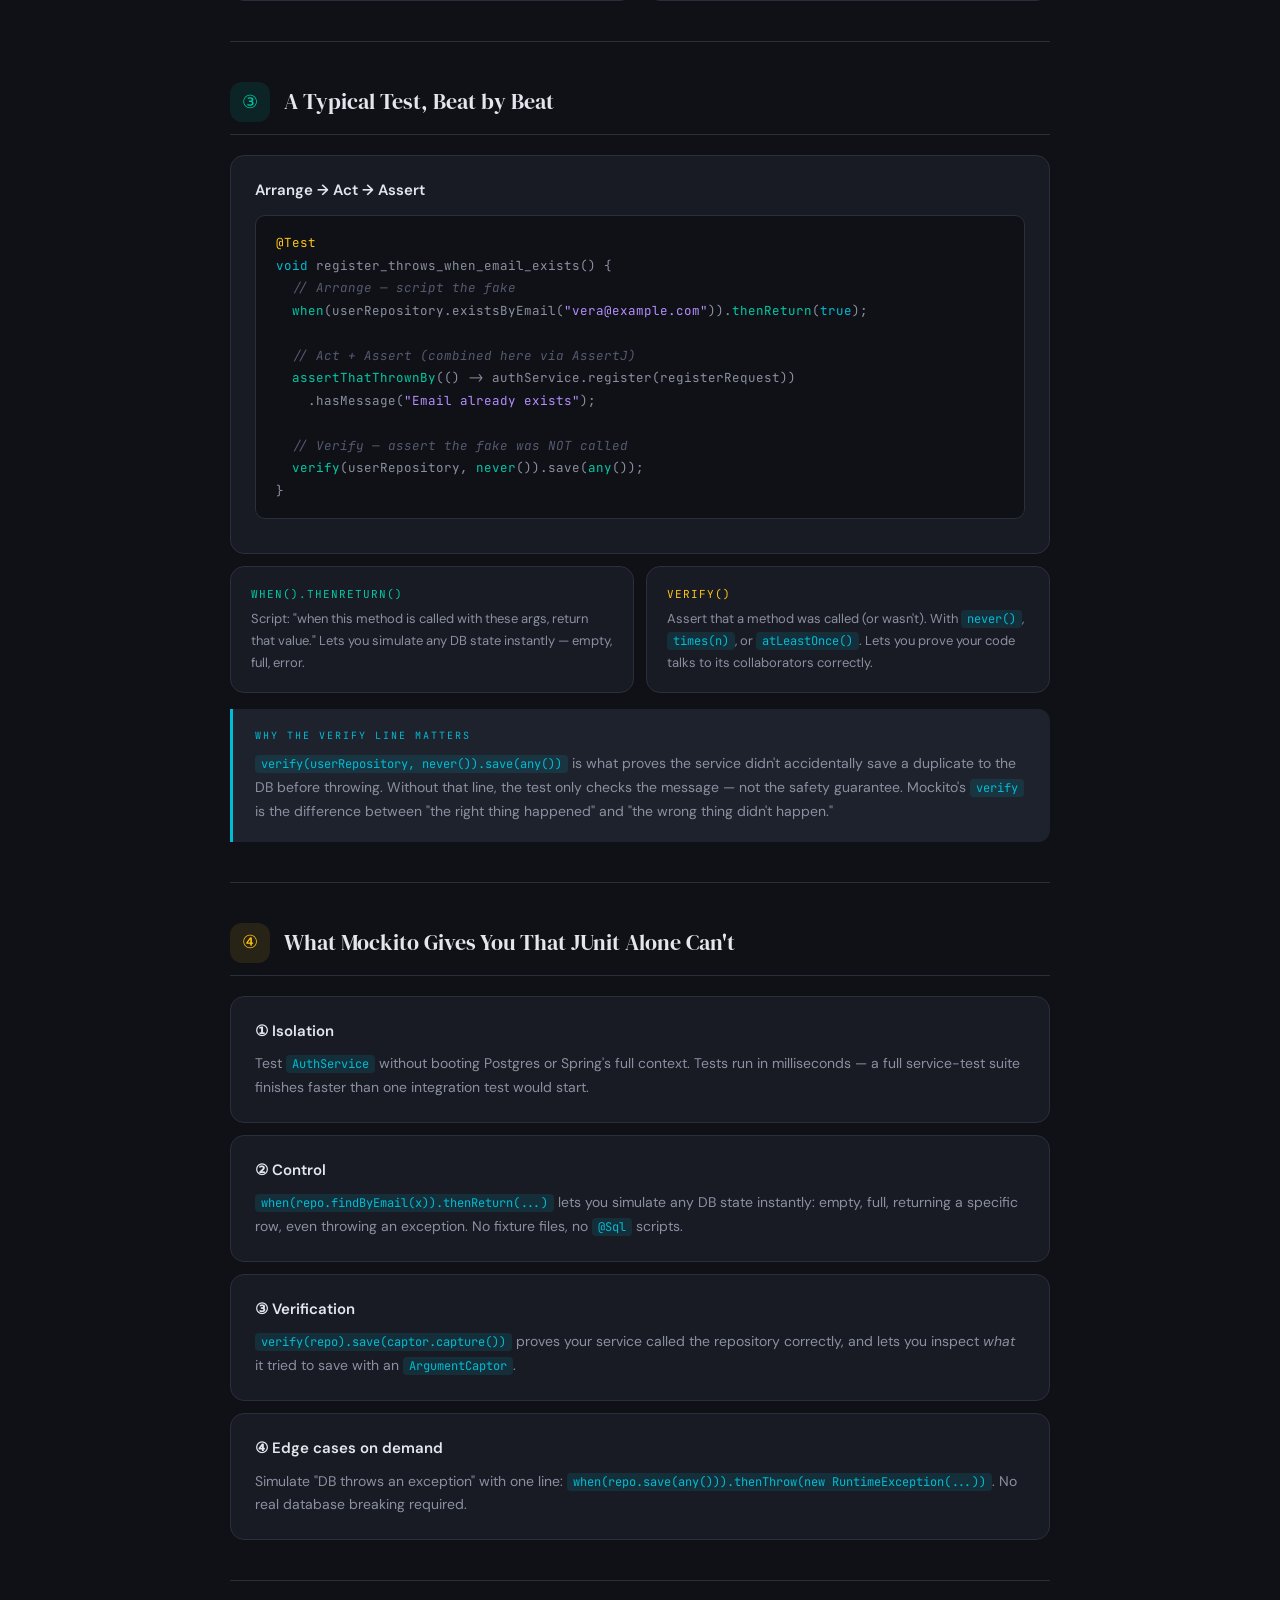
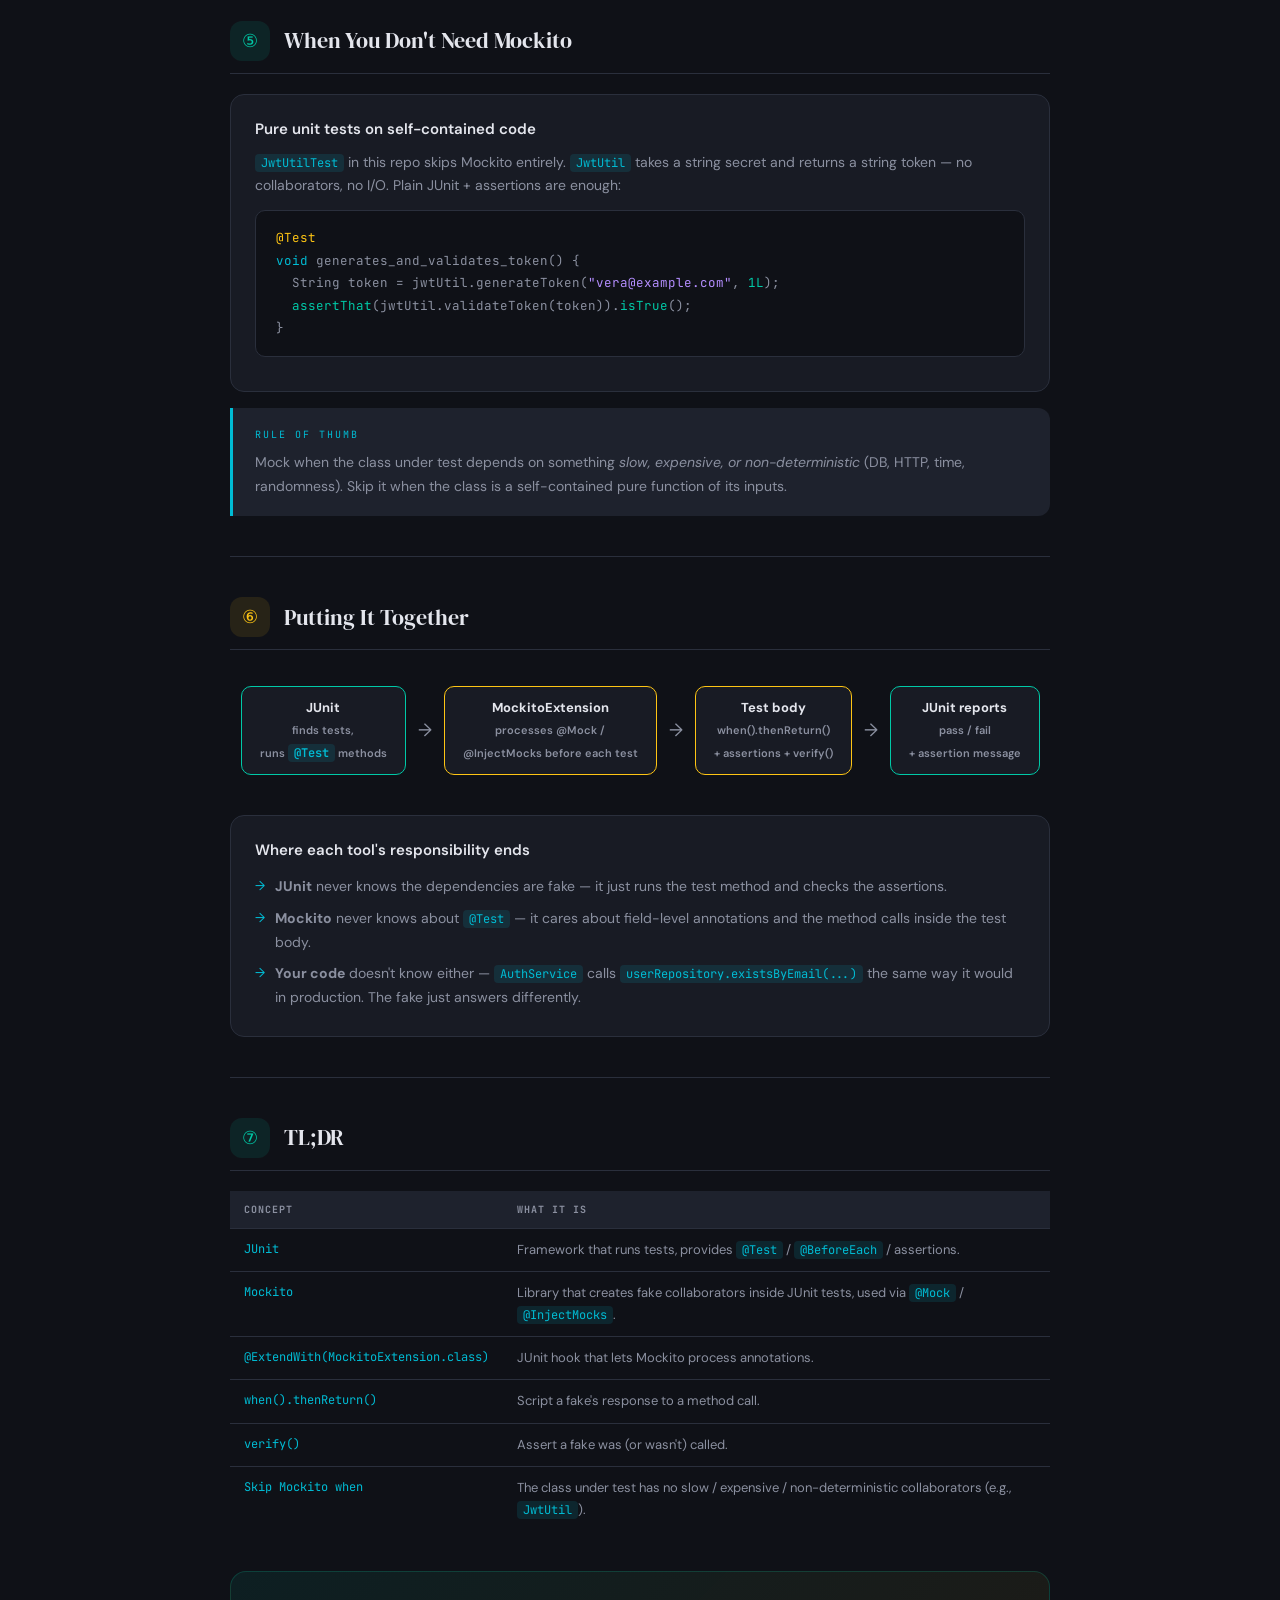
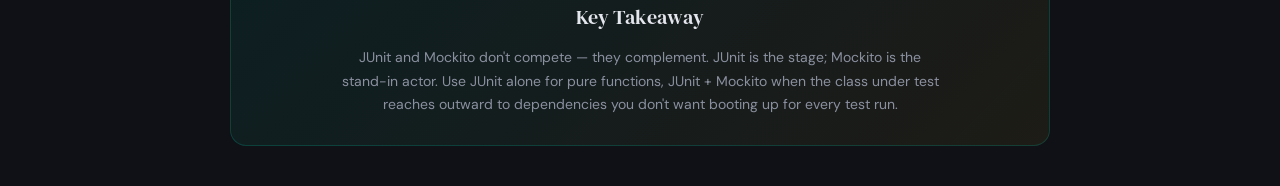
<file: junit-mockito-test-summary.html>
<!doctype html>
<html lang="en">
  <head>
    <meta charset="UTF-8" />
    <meta name="viewport" content="width=device-width, initial-scale=1.0" />
    <title>JUnit & Mockito - Learning Summary</title>
    <link
      href="https://fonts.googleapis.com/css2?family=DM+Serif+Display&family=DM+Sans:wght@400;500;600;700&family=JetBrains+Mono:wght@400;500&display=swap"
      rel="stylesheet"
    />
    <link rel="stylesheet" href="styles.css" />
    <style>
      .header::before {
        background:
          radial-gradient(circle at 30% 50%, rgba(0, 201, 167, 0.06) 0%, transparent 50%),
          radial-gradient(circle at 70% 50%, rgba(254, 197, 20, 0.04) 0%, transparent 50%);
      }
      .header h1 span.junit { color: var(--green); }
      .header h1 span.mockito { color: var(--yellow); }
      .takeaway {
        background: linear-gradient(135deg, rgba(0, 201, 167, 0.08) 0%, rgba(254, 197, 20, 0.06) 100%);
        border: 1px solid rgba(0, 201, 167, 0.2);
      }
    </style>
  </head>
  <body>
    <div class="container">
      <!-- Header -->
      <div class="header">
        <div class="header-badge">Learning Session Summary</div>
        <h1><span class="junit">JUnit</span> & <span class="mockito">Mockito</span></h1>
        <p>
          Two libraries, two jobs, working together inside the same test — JUnit runs the show; Mockito provides the stand-in actors
        </p>
      </div>

      <!-- Section 1: Big Picture -->
      <div class="section">
        <div class="section-header">
          <div class="section-icon green-bg">
            <span class="green-color">①</span>
          </div>
          <h2>The Big Picture</h2>
        </div>

        <div class="card">
          <div class="card-title">Two libraries, two jobs</div>
          <p>
            <strong>JUnit</strong> is the test framework — it discovers test classes, runs them, and provides assertions and lifecycle hooks. <strong>Mockito</strong> is a mocking library — it creates fake versions of collaborators so you can test one class in isolation, without booting a database or network.
          </p>
        </div>

        <table class="ref-table">
          <tr><th>Library</th><th>Role</th></tr>
          <tr><td>JUnit</td><td>The framework. Discovers test classes, runs them, provides <code>@Test</code>, <code>@BeforeEach</code>, lifecycle, assertions.</td></tr>
          <tr><td>Mockito</td><td>The mocking library. Creates fake versions of collaborators so you can test one class in isolation.</td></tr>
        </table>

        <div class="analogy-box">
          <div class="analogy-label">Mental model</div>
          <p>
            JUnit is the <strong>stage</strong> — it sets up the test, runs it, judges pass/fail. Mockito provides the <strong>stand-in actors</strong> — fake collaborators that follow your script so you can rehearse one performer's lines without the rest of the cast.
          </p>
        </div>
      </div>

      <div class="divider"></div>

      <!-- Section 2: How it shows up in code -->
      <div class="section">
        <div class="section-header">
          <div class="section-icon yellow-bg">
            <span class="yellow-color">②</span>
          </div>
          <h2>How It Shows Up in Code</h2>
        </div>

        <div class="card">
          <div class="card-title"><code>AuthServiceTest.java</code> — the wiring</div>
          <div class="code-block">
            <span class="flag">@ExtendWith</span>(<span class="val">MockitoExtension</span>.<span class="cmd">class</span>)   <span class="comment">// JUnit hook that activates Mockito's annotations</span><br>
            <span class="cmd">class</span> <span class="val">AuthServiceTest</span> {<br><br>
            &nbsp;&nbsp;<span class="flag">@Mock</span> <span class="cmd">private</span> <span class="val">UserRepository</span> userRepository;     <span class="comment">// fake — no real DB</span><br>
            &nbsp;&nbsp;<span class="flag">@Mock</span> <span class="cmd">private</span> <span class="val">PasswordEncoder</span> passwordEncoder;   <span class="comment">// fake — no real bcrypt</span><br>
            &nbsp;&nbsp;<span class="flag">@Mock</span> <span class="cmd">private</span> <span class="val">TokenService</span> tokenService;          <span class="comment">// fake — no real JWT signing</span><br><br>
            &nbsp;&nbsp;<span class="flag">@InjectMocks</span> <span class="cmd">private</span> <span class="val">AuthService</span> authService;    <span class="comment">// the REAL thing under test</span><br>
            }
          </div>
        </div>

        <div class="concept-grid">
          <div class="concept-card">
            <div class="label green-color">@ExtendWith</div>
            <div class="value">JUnit 5 hook. Tells JUnit "while running this class, also let Mockito process its annotations."</div>
          </div>
          <div class="concept-card">
            <div class="label yellow-color">@Mock</div>
            <div class="value">Replace this field with a fake. The fake has all the real methods, but they all return null/0/empty by default until you tell them otherwise.</div>
          </div>
          <div class="concept-card">
            <div class="label green-color">@InjectMocks</div>
            <div class="value">Create the real class under test, with the <code>@Mock</code> fields wired in as its dependencies. No Spring context, no factory — just constructor / setter injection by type.</div>
          </div>
          <div class="concept-card">
            <div class="label yellow-color">@BeforeEach</div>
            <div class="value">Pure JUnit. Runs before every <code>@Test</code> — used here to build fresh request DTOs so tests don't share mutable state.</div>
          </div>
        </div>
      </div>

      <div class="divider"></div>

      <!-- Section 3: A typical test -->
      <div class="section">
        <div class="section-header">
          <div class="section-icon green-bg">
            <span class="green-color">③</span>
          </div>
          <h2>A Typical Test, Beat by Beat</h2>
        </div>

        <div class="card">
          <div class="card-title">Arrange → Act → Assert</div>
          <div class="code-block">
            <span class="flag">@Test</span><br>
            <span class="cmd">void</span> register_throws_when_email_exists() {<br>
            &nbsp;&nbsp;<span class="comment">// Arrange — script the fake</span><br>
            &nbsp;&nbsp;<span class="val">when</span>(userRepository.existsByEmail(<span class="str">"vera@example.com"</span>)).<span class="val">thenReturn</span>(<span class="cmd">true</span>);<br><br>
            &nbsp;&nbsp;<span class="comment">// Act + Assert (combined here via AssertJ)</span><br>
            &nbsp;&nbsp;<span class="val">assertThatThrownBy</span>(() -&gt; authService.register(registerRequest))<br>
            &nbsp;&nbsp;&nbsp;&nbsp;.hasMessage(<span class="str">"Email already exists"</span>);<br><br>
            &nbsp;&nbsp;<span class="comment">// Verify — assert the fake was NOT called</span><br>
            &nbsp;&nbsp;<span class="val">verify</span>(userRepository, <span class="val">never</span>()).save(<span class="val">any</span>());<br>
            }
          </div>
        </div>

        <div class="concept-grid">
          <div class="concept-card">
            <div class="label green-color">when().thenReturn()</div>
            <div class="value">Script: "when this method is called with these args, return that value." Lets you simulate any DB state instantly — empty, full, error.</div>
          </div>
          <div class="concept-card">
            <div class="label yellow-color">verify()</div>
            <div class="value">Assert that a method was called (or wasn't). With <code>never()</code>, <code>times(n)</code>, or <code>atLeastOnce()</code>. Lets you prove your code talks to its collaborators correctly.</div>
          </div>
        </div>

        <div class="analogy-box">
          <div class="analogy-label">Why the verify line matters</div>
          <p>
            <code>verify(userRepository, never()).save(any())</code> is what proves the service didn't accidentally save a duplicate to the DB before throwing. Without that line, the test only checks the message — not the safety guarantee. Mockito's <code>verify</code> is the difference between "the right thing happened" and "the wrong thing didn't happen."
          </p>
        </div>
      </div>

      <div class="divider"></div>

      <!-- Section 4: What Mockito gives you -->
      <div class="section">
        <div class="section-header">
          <div class="section-icon yellow-bg">
            <span class="yellow-color">④</span>
          </div>
          <h2>What Mockito Gives You That JUnit Alone Can't</h2>
        </div>

        <div class="card">
          <div class="card-title">① Isolation</div>
          <p>
            Test <code>AuthService</code> without booting Postgres or Spring's full context. Tests run in milliseconds — a full service-test suite finishes faster than one integration test would start.
          </p>
        </div>

        <div class="card">
          <div class="card-title">② Control</div>
          <p>
            <code>when(repo.findByEmail(x)).thenReturn(...)</code> lets you simulate any DB state instantly: empty, full, returning a specific row, even throwing an exception. No fixture files, no <code>@Sql</code> scripts.
          </p>
        </div>

        <div class="card">
          <div class="card-title">③ Verification</div>
          <p>
            <code>verify(repo).save(captor.capture())</code> proves your service called the repository correctly, and lets you inspect <em>what</em> it tried to save with an <code>ArgumentCaptor</code>.
          </p>
        </div>

        <div class="card">
          <div class="card-title">④ Edge cases on demand</div>
          <p>
            Simulate "DB throws an exception" with one line: <code>when(repo.save(any())).thenThrow(new RuntimeException(...))</code>. No real database breaking required.
          </p>
        </div>
      </div>

      <div class="divider"></div>

      <!-- Section 5: When you don't need it -->
      <div class="section">
        <div class="section-header">
          <div class="section-icon green-bg">
            <span class="green-color">⑤</span>
          </div>
          <h2>When You Don't Need Mockito</h2>
        </div>

        <div class="card">
          <div class="card-title">Pure unit tests on self-contained code</div>
          <p>
            <code>JwtUtilTest</code> in this repo skips Mockito entirely. <code>JwtUtil</code> takes a string secret and returns a string token — no collaborators, no I/O. Plain JUnit + assertions are enough:
          </p>
          <div class="code-block">
            <span class="flag">@Test</span><br>
            <span class="cmd">void</span> generates_and_validates_token() {<br>
            &nbsp;&nbsp;String token = jwtUtil.generateToken(<span class="str">"vera@example.com"</span>, <span class="val">1L</span>);<br>
            &nbsp;&nbsp;<span class="val">assertThat</span>(jwtUtil.validateToken(token)).<span class="val">isTrue</span>();<br>
            }
          </div>
        </div>

        <div class="analogy-box">
          <div class="analogy-label">Rule of thumb</div>
          <p>
            Mock when the class under test depends on something <em>slow, expensive, or non-deterministic</em> (DB, HTTP, time, randomness). Skip it when the class is a self-contained pure function of its inputs.
          </p>
        </div>
      </div>

      <div class="divider"></div>

      <!-- Section 6: Flow diagram -->
      <div class="section">
        <div class="section-header">
          <div class="section-icon yellow-bg">
            <span class="yellow-color">⑥</span>
          </div>
          <h2>Putting It Together</h2>
        </div>

        <div class="analogy-flow">
          <div class="flow-box" style="border-color: var(--green);">
            <strong>JUnit</strong><br>
            <span style="font-size: 11px; color: var(--text-muted);">finds tests,<br>runs <code>@Test</code> methods</span>
          </div>
          <div class="arrow">→</div>
          <div class="flow-box" style="border-color: var(--yellow);">
            <strong>MockitoExtension</strong><br>
            <span style="font-size: 11px; color: var(--text-muted);">processes @Mock /<br>@InjectMocks before each test</span>
          </div>
          <div class="arrow">→</div>
          <div class="flow-box" style="border-color: var(--yellow);">
            <strong>Test body</strong><br>
            <span style="font-size: 11px; color: var(--text-muted);">when().thenReturn()<br>+ assertions + verify()</span>
          </div>
          <div class="arrow">→</div>
          <div class="flow-box" style="border-color: var(--green);">
            <strong>JUnit reports</strong><br>
            <span style="font-size: 11px; color: var(--text-muted);">pass / fail<br>+ assertion message</span>
          </div>
        </div>

        <div class="card" style="margin-top: 24px;">
          <div class="card-title">Where each tool's responsibility ends</div>
          <ul>
            <li><strong>JUnit</strong> never knows the dependencies are fake — it just runs the test method and checks the assertions.</li>
            <li><strong>Mockito</strong> never knows about <code>@Test</code> — it cares about field-level annotations and the method calls inside the test body.</li>
            <li><strong>Your code</strong> doesn't know either — <code>AuthService</code> calls <code>userRepository.existsByEmail(...)</code> the same way it would in production. The fake just answers differently.</li>
          </ul>
        </div>
      </div>

      <div class="divider"></div>

      <!-- Section 7: TL;DR -->
      <div class="section">
        <div class="section-header">
          <div class="section-icon green-bg">
            <span class="green-color">⑦</span>
          </div>
          <h2>TL;DR</h2>
        </div>

        <table class="ref-table">
          <tr><th>Concept</th><th>What it is</th></tr>
          <tr><td>JUnit</td><td>Framework that runs tests, provides <code>@Test</code> / <code>@BeforeEach</code> / assertions.</td></tr>
          <tr><td>Mockito</td><td>Library that creates fake collaborators inside JUnit tests, used via <code>@Mock</code> / <code>@InjectMocks</code>.</td></tr>
          <tr><td>@ExtendWith(MockitoExtension.class)</td><td>JUnit hook that lets Mockito process annotations.</td></tr>
          <tr><td>when().thenReturn()</td><td>Script a fake's response to a method call.</td></tr>
          <tr><td>verify()</td><td>Assert a fake was (or wasn't) called.</td></tr>
          <tr><td>Skip Mockito when</td><td>The class under test has no slow / expensive / non-deterministic collaborators (e.g., <code>JwtUtil</code>).</td></tr>
        </table>
      </div>

      <!-- Takeaway -->
      <div class="takeaway">
        <h3>Key Takeaway</h3>
        <p>
          JUnit and Mockito don't compete — they complement. JUnit is the stage; Mockito is the stand-in actor. Use JUnit alone for pure functions, JUnit + Mockito when the class under test reaches outward to dependencies you don't want booting up for every test run.
        </p>
      </div>
    </div>
  </body>
</html>
</file>
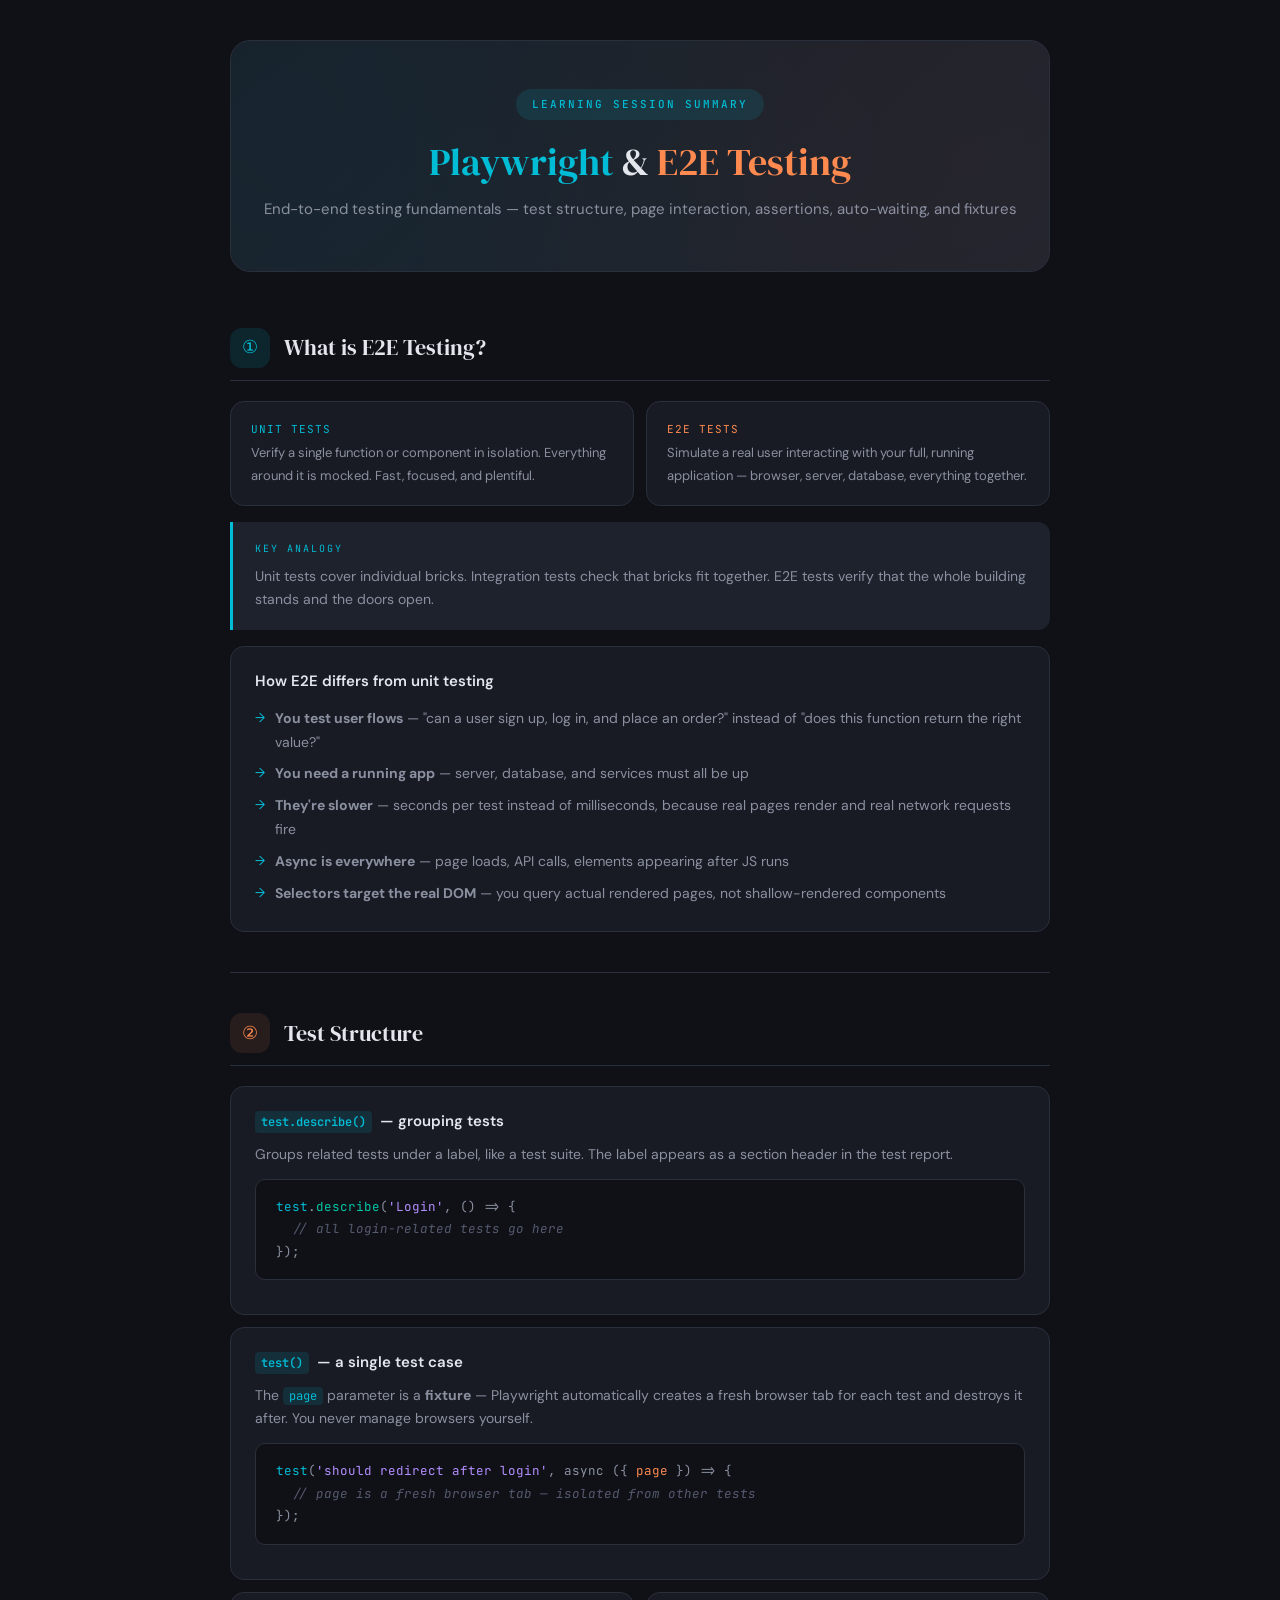
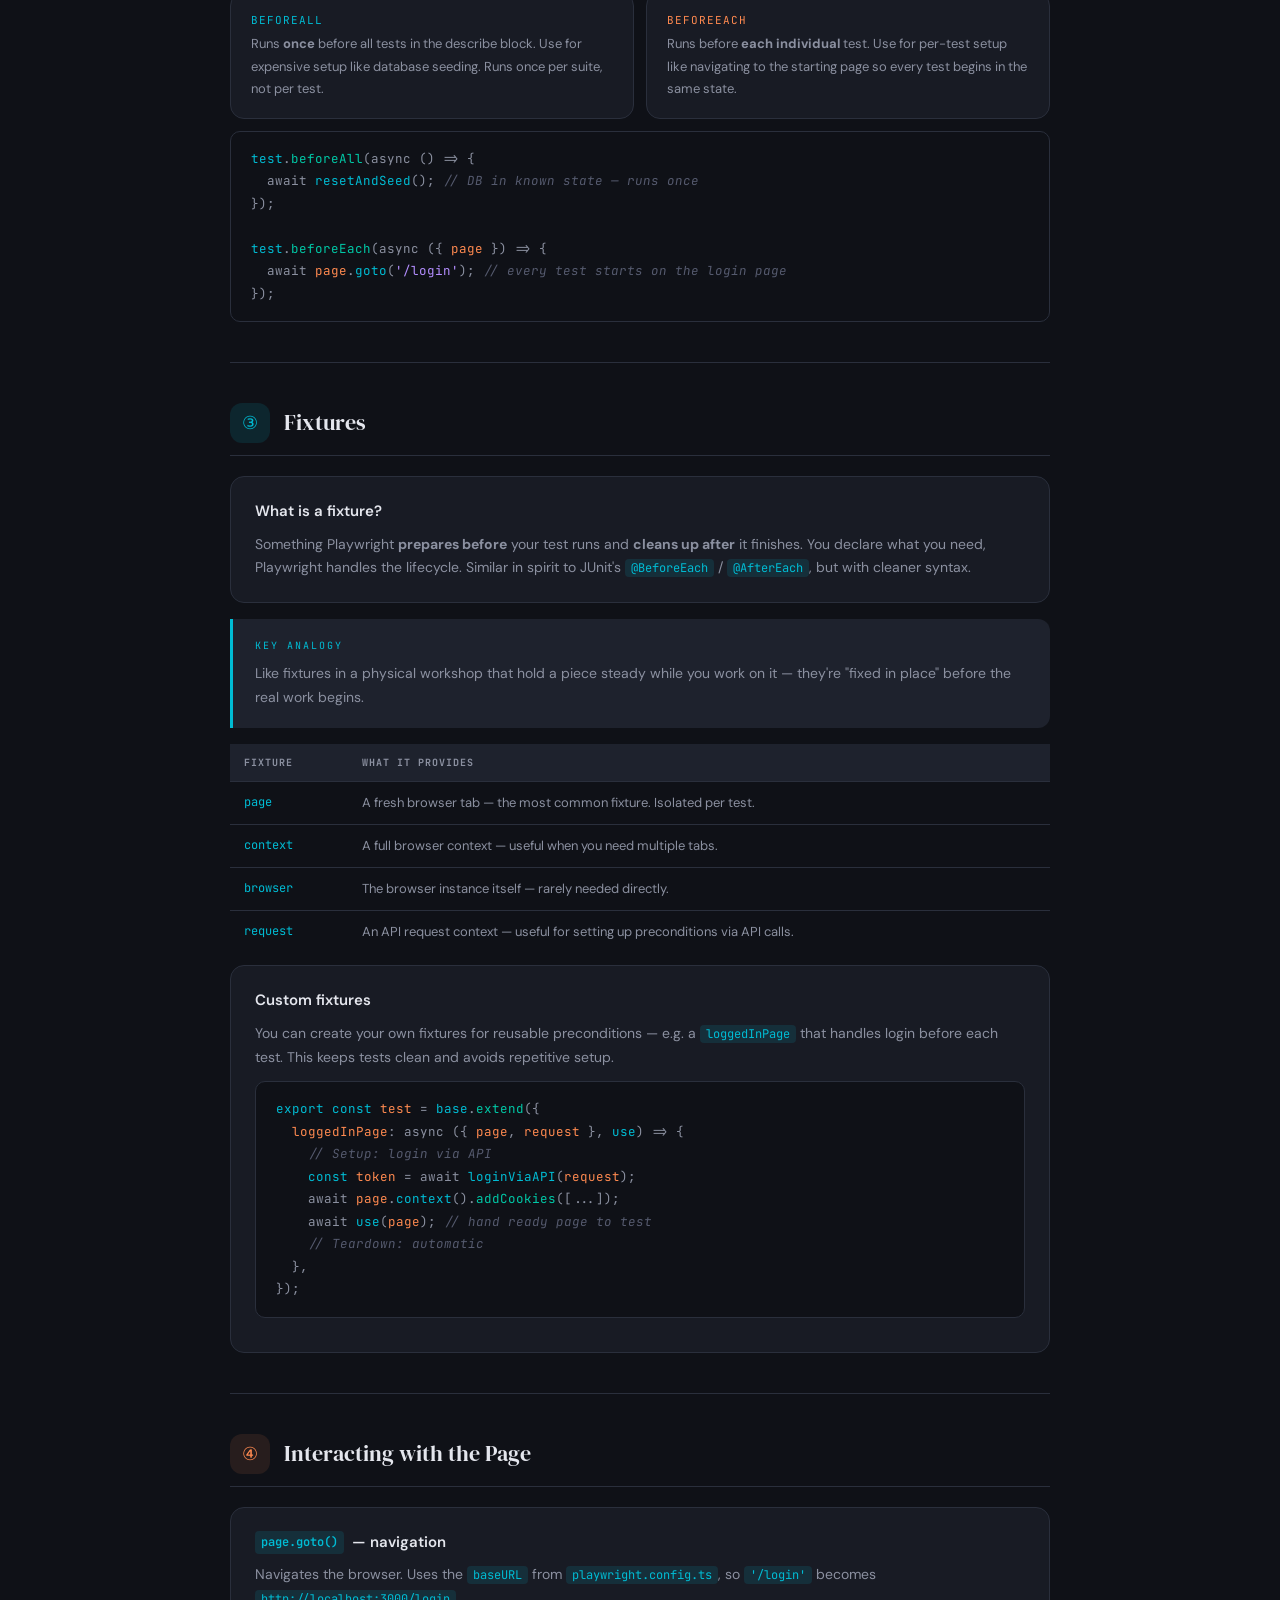
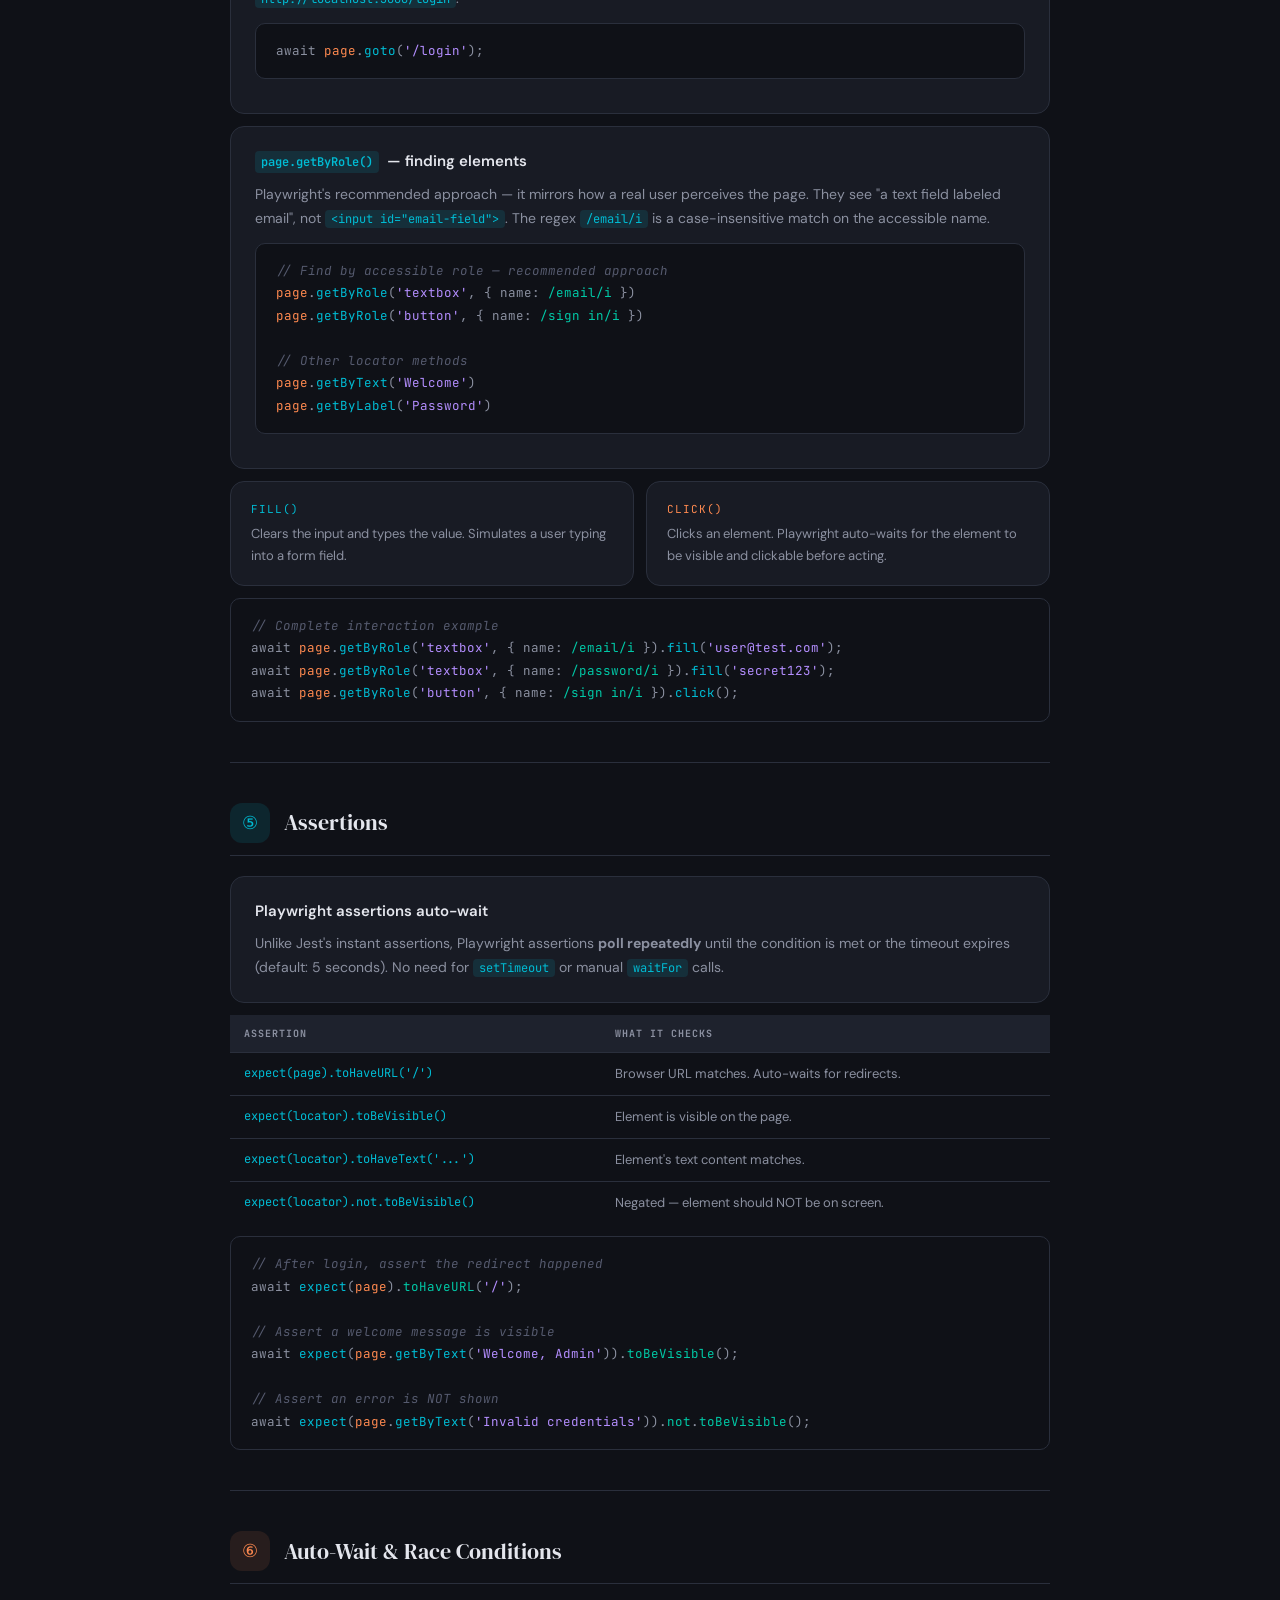
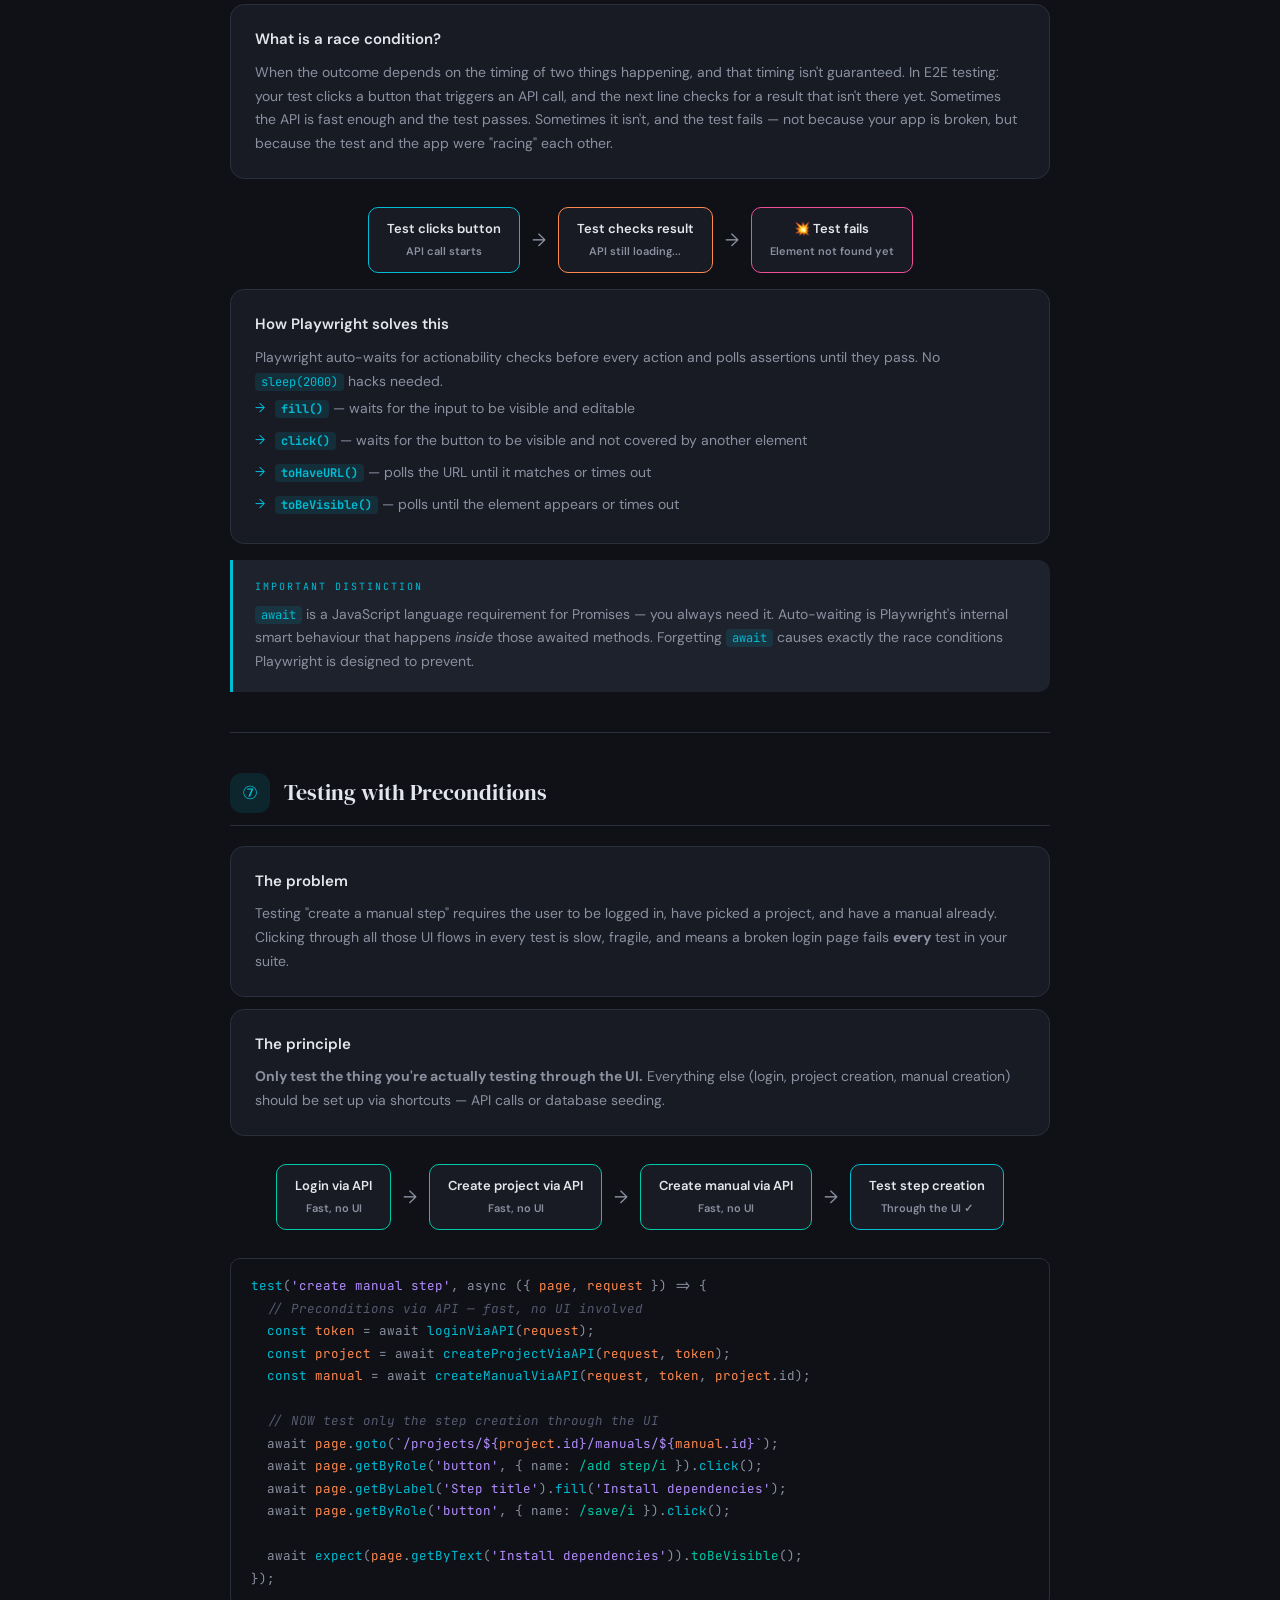
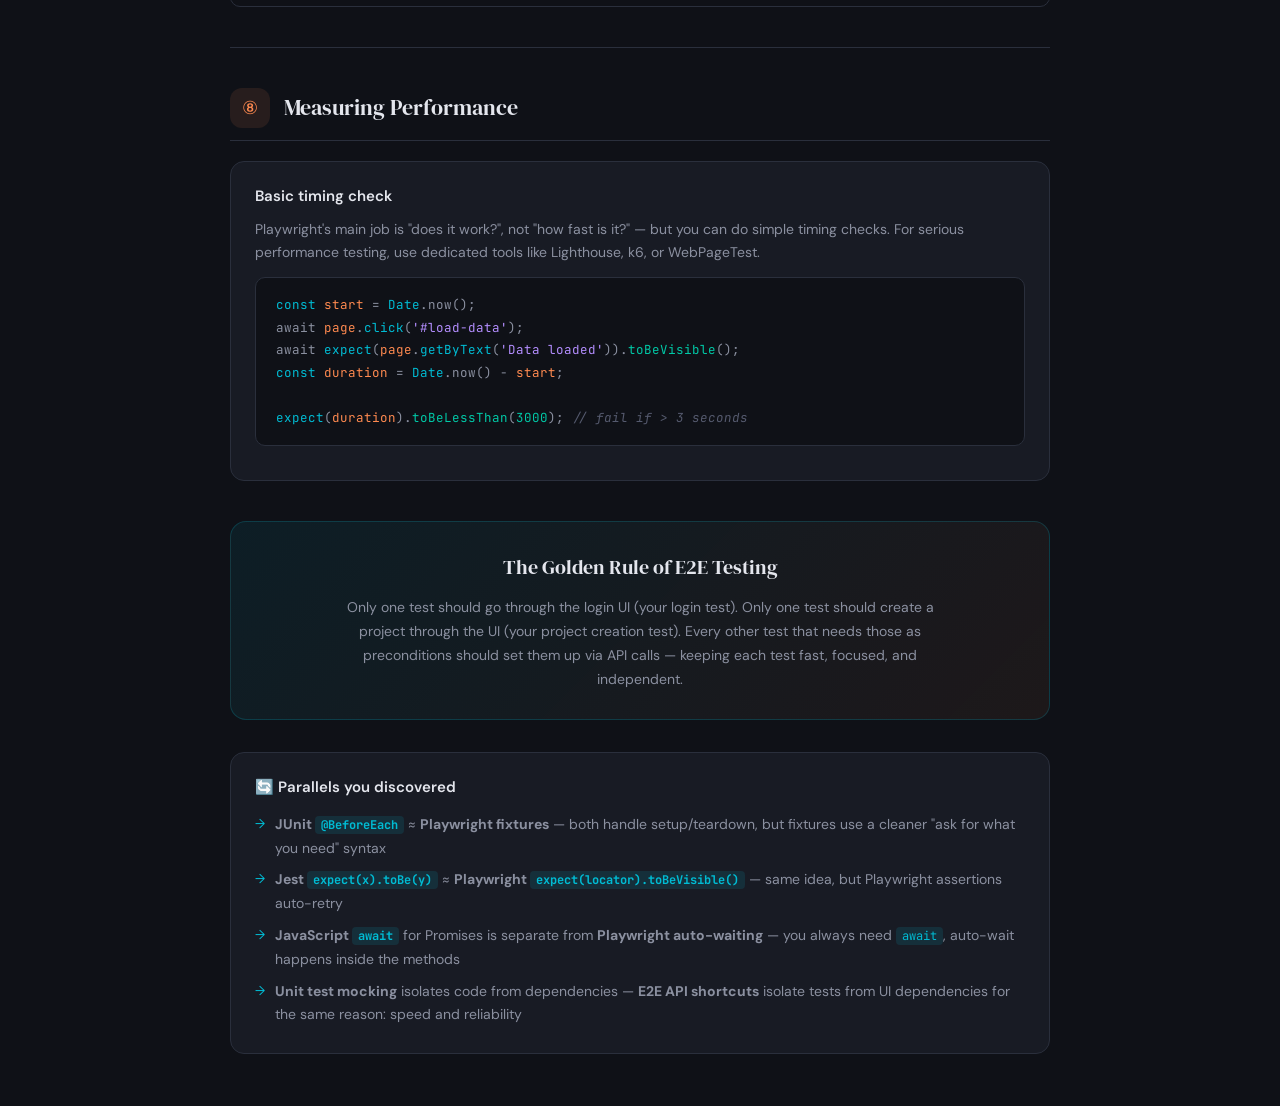
<file: playwright-summary.html>
<!doctype html>
<html lang="en">
  <head>
    <meta charset="UTF-8" />
    <meta name="viewport" content="width=device-width, initial-scale=1.0" />
    <title>Playwright - Learning Summary</title>
    <link
      href="https://fonts.googleapis.com/css2?family=DM+Serif+Display&family=DM+Sans:wght@400;500;600;700&family=JetBrains+Mono:wght@400;500&display=swap"
      rel="stylesheet"
    />
    <link rel="stylesheet" href="styles.css" />
    <style>
      .header::before {
        background:
          radial-gradient(circle at 30% 50%, rgba(0, 188, 212, 0.06) 0%, transparent 50%),
          radial-gradient(circle at 70% 50%, rgba(255, 138, 80, 0.04) 0%, transparent 50%);
      }
      .header h1 span.pw { color: var(--accent); }
      .header h1 span.e2e { color: var(--orange); }
      .takeaway {
        background: linear-gradient(135deg, rgba(0, 188, 212, 0.08) 0%, rgba(255, 138, 80, 0.06) 100%);
        border: 1px solid rgba(0, 188, 212, 0.2);
      }
    </style>
  </head>
  <body>
    <div class="container">
      <!-- Header -->
      <div class="header">
        <div class="header-badge">Learning Session Summary</div>
        <h1><span class="pw">Playwright</span> & <span class="e2e">E2E Testing</span></h1>
        <p>
          End-to-end testing fundamentals — test structure, page interaction, assertions, auto-waiting, and fixtures
        </p>
      </div>

      <!-- Section 1: What is E2E Testing? -->
      <div class="section">
        <div class="section-header">
          <div class="section-icon accent-bg">
            <span class="accent-color">①</span>
          </div>
          <h2>What is E2E Testing?</h2>
        </div>

        <div class="concept-grid">
          <div class="concept-card">
            <div class="label accent-color">Unit Tests</div>
            <div class="value">
              Verify a single function or component in isolation. Everything around it is mocked. Fast, focused, and plentiful.
            </div>
          </div>
          <div class="concept-card">
            <div class="label orange-color">E2E Tests</div>
            <div class="value">
              Simulate a real user interacting with your full, running application — browser, server, database, everything together.
            </div>
          </div>
        </div>

        <div class="analogy-box">
          <div class="analogy-label">Key analogy</div>
          <p>
            Unit tests cover individual bricks. Integration tests check that bricks fit together. E2E tests verify that the whole building stands and the doors open.
          </p>
        </div>

        <div class="card">
          <div class="card-title">How E2E differs from unit testing</div>
          <ul>
            <li><strong>You test user flows</strong> — "can a user sign up, log in, and place an order?" instead of "does this function return the right value?"</li>
            <li><strong>You need a running app</strong> — server, database, and services must all be up</li>
            <li><strong>They're slower</strong> — seconds per test instead of milliseconds, because real pages render and real network requests fire</li>
            <li><strong>Async is everywhere</strong> — page loads, API calls, elements appearing after JS runs</li>
            <li><strong>Selectors target the real DOM</strong> — you query actual rendered pages, not shallow-rendered components</li>
          </ul>
        </div>
      </div>

      <div class="divider"></div>

      <!-- Section 2: Test Structure -->
      <div class="section">
        <div class="section-header">
          <div class="section-icon orange-bg">
            <span class="orange-color">②</span>
          </div>
          <h2>Test Structure</h2>
        </div>

        <div class="card">
          <div class="card-title"><code>test.describe()</code> — grouping tests</div>
          <p>
            Groups related tests under a label, like a test suite. The label appears as a section header in the test report.
          </p>
          <div class="code-block">
            <span class="cmd">test</span>.<span class="val">describe</span>(<span class="str">'Login'</span>, () => {<br>
            &nbsp;&nbsp;<span class="comment">// all login-related tests go here</span><br>
            });
          </div>
        </div>

        <div class="card">
          <div class="card-title"><code>test()</code> — a single test case</div>
          <p>
            The <code>page</code> parameter is a <strong>fixture</strong> — Playwright automatically creates a fresh browser tab for each test and destroys it after. You never manage browsers yourself.
          </p>
          <div class="code-block">
            <span class="cmd">test</span>(<span class="str">'should redirect after login'</span>, async ({ <span class="var">page</span> }) => {<br>
            &nbsp;&nbsp;<span class="comment">// page is a fresh browser tab — isolated from other tests</span><br>
            });
          </div>
        </div>

        <div class="concept-grid">
          <div class="concept-card">
            <div class="label accent-color">beforeAll</div>
            <div class="value">
              Runs <strong>once</strong> before all tests in the describe block. Use for expensive setup like database seeding. Runs once per suite, not per test.
            </div>
          </div>
          <div class="concept-card">
            <div class="label orange-color">beforeEach</div>
            <div class="value">
              Runs before <strong>each individual</strong> test. Use for per-test setup like navigating to the starting page so every test begins in the same state.
            </div>
          </div>
        </div>

        <div class="code-block">
          <span class="cmd">test</span>.<span class="val">beforeAll</span>(async () => {<br>
          &nbsp;&nbsp;await <span class="cmd">resetAndSeed</span>(); <span class="comment">// DB in known state — runs once</span><br>
          });<br><br>
          <span class="cmd">test</span>.<span class="val">beforeEach</span>(async ({ <span class="var">page</span> }) => {<br>
          &nbsp;&nbsp;await <span class="var">page</span>.<span class="cmd">goto</span>(<span class="str">'/login'</span>); <span class="comment">// every test starts on the login page</span><br>
          });
        </div>
      </div>

      <div class="divider"></div>

      <!-- Section 3: Fixtures -->
      <div class="section">
        <div class="section-header">
          <div class="section-icon accent-bg">
            <span class="accent-color">③</span>
          </div>
          <h2>Fixtures</h2>
        </div>

        <div class="card">
          <div class="card-title">What is a fixture?</div>
          <p>
            Something Playwright <strong>prepares before</strong> your test runs and <strong>cleans up after</strong> it finishes. You declare what you need, Playwright handles the lifecycle. Similar in spirit to JUnit's <code>@BeforeEach</code> / <code>@AfterEach</code>, but with cleaner syntax.
          </p>
        </div>

        <div class="analogy-box">
          <div class="analogy-label">Key analogy</div>
          <p>
            Like fixtures in a physical workshop that hold a piece steady while you work on it — they're "fixed in place" before the real work begins.
          </p>
        </div>

        <table class="ref-table">
          <tr><th>Fixture</th><th>What it provides</th></tr>
          <tr><td>page</td><td>A fresh browser tab — the most common fixture. Isolated per test.</td></tr>
          <tr><td>context</td><td>A full browser context — useful when you need multiple tabs.</td></tr>
          <tr><td>browser</td><td>The browser instance itself — rarely needed directly.</td></tr>
          <tr><td>request</td><td>An API request context — useful for setting up preconditions via API calls.</td></tr>
        </table>

        <div class="card" style="margin-top: 12px;">
          <div class="card-title">Custom fixtures</div>
          <p>
            You can create your own fixtures for reusable preconditions — e.g. a <code>loggedInPage</code> that handles login before each test. This keeps tests clean and avoids repetitive setup.
          </p>
          <div class="code-block">
            <span class="cmd">export const</span> <span class="var">test</span> = <span class="cmd">base</span>.<span class="val">extend</span>({<br>
            &nbsp;&nbsp;<span class="var">loggedInPage</span>: async ({ <span class="var">page</span>, <span class="var">request</span> }, <span class="cmd">use</span>) => {<br>
            &nbsp;&nbsp;&nbsp;&nbsp;<span class="comment">// Setup: login via API</span><br>
            &nbsp;&nbsp;&nbsp;&nbsp;<span class="cmd">const</span> <span class="var">token</span> = await <span class="cmd">loginViaAPI</span>(<span class="var">request</span>);<br>
            &nbsp;&nbsp;&nbsp;&nbsp;await <span class="var">page</span>.<span class="cmd">context</span>().<span class="val">addCookies</span>([...]);<br>
            &nbsp;&nbsp;&nbsp;&nbsp;await <span class="cmd">use</span>(<span class="var">page</span>); <span class="comment">// hand ready page to test</span><br>
            &nbsp;&nbsp;&nbsp;&nbsp;<span class="comment">// Teardown: automatic</span><br>
            &nbsp;&nbsp;},<br>
            });
          </div>
        </div>
      </div>

      <div class="divider"></div>

      <!-- Section 4: Interacting with the Page -->
      <div class="section">
        <div class="section-header">
          <div class="section-icon orange-bg">
            <span class="orange-color">④</span>
          </div>
          <h2>Interacting with the Page</h2>
        </div>

        <div class="card">
          <div class="card-title"><code>page.goto()</code> — navigation</div>
          <p>
            Navigates the browser. Uses the <code>baseURL</code> from <code>playwright.config.ts</code>, so <code>'/login'</code> becomes <code>http://localhost:3000/login</code>.
          </p>
          <div class="code-block">
            await <span class="var">page</span>.<span class="cmd">goto</span>(<span class="str">'/login'</span>);
          </div>
        </div>

        <div class="card">
          <div class="card-title"><code>page.getByRole()</code> — finding elements</div>
          <p>
            Playwright's recommended approach — it mirrors how a real user perceives the page. They see "a text field labeled email", not <code>&lt;input id="email-field"&gt;</code>. The regex <code>/email/i</code> is a case-insensitive match on the accessible name.
          </p>
          <div class="code-block">
            <span class="comment">// Find by accessible role — recommended approach</span><br>
            <span class="var">page</span>.<span class="cmd">getByRole</span>(<span class="str">'textbox'</span>, { name: <span class="val">/email/i</span> })<br>
            <span class="var">page</span>.<span class="cmd">getByRole</span>(<span class="str">'button'</span>, { name: <span class="val">/sign in/i</span> })<br><br>
            <span class="comment">// Other locator methods</span><br>
            <span class="var">page</span>.<span class="cmd">getByText</span>(<span class="str">'Welcome'</span>)<br>
            <span class="var">page</span>.<span class="cmd">getByLabel</span>(<span class="str">'Password'</span>)
          </div>
        </div>

        <div class="concept-grid">
          <div class="concept-card">
            <div class="label accent-color">fill()</div>
            <div class="value">
              Clears the input and types the value. Simulates a user typing into a form field.
            </div>
          </div>
          <div class="concept-card">
            <div class="label orange-color">click()</div>
            <div class="value">
              Clicks an element. Playwright auto-waits for the element to be visible and clickable before acting.
            </div>
          </div>
        </div>

        <div class="code-block">
          <span class="comment">// Complete interaction example</span><br>
          await <span class="var">page</span>.<span class="cmd">getByRole</span>(<span class="str">'textbox'</span>, { name: <span class="val">/email/i</span> }).<span class="cmd">fill</span>(<span class="str">'user@test.com'</span>);<br>
          await <span class="var">page</span>.<span class="cmd">getByRole</span>(<span class="str">'textbox'</span>, { name: <span class="val">/password/i</span> }).<span class="cmd">fill</span>(<span class="str">'secret123'</span>);<br>
          await <span class="var">page</span>.<span class="cmd">getByRole</span>(<span class="str">'button'</span>, { name: <span class="val">/sign in/i</span> }).<span class="cmd">click</span>();
        </div>
      </div>

      <div class="divider"></div>

      <!-- Section 5: Assertions -->
      <div class="section">
        <div class="section-header">
          <div class="section-icon accent-bg">
            <span class="accent-color">⑤</span>
          </div>
          <h2>Assertions</h2>
        </div>

        <div class="card">
          <div class="card-title">Playwright assertions auto-wait</div>
          <p>
            Unlike Jest's instant assertions, Playwright assertions <strong>poll repeatedly</strong> until the condition is met or the timeout expires (default: 5 seconds). No need for <code>setTimeout</code> or manual <code>waitFor</code> calls.
          </p>
        </div>

        <table class="ref-table">
          <tr><th>Assertion</th><th>What it checks</th></tr>
          <tr><td>expect(page).toHaveURL('/')</td><td>Browser URL matches. Auto-waits for redirects.</td></tr>
          <tr><td>expect(locator).toBeVisible()</td><td>Element is visible on the page.</td></tr>
          <tr><td>expect(locator).toHaveText('...')</td><td>Element's text content matches.</td></tr>
          <tr><td>expect(locator).not.toBeVisible()</td><td>Negated — element should NOT be on screen.</td></tr>
        </table>

        <div class="code-block">
          <span class="comment">// After login, assert the redirect happened</span><br>
          await <span class="cmd">expect</span>(<span class="var">page</span>).<span class="val">toHaveURL</span>(<span class="str">'/'</span>);<br><br>
          <span class="comment">// Assert a welcome message is visible</span><br>
          await <span class="cmd">expect</span>(<span class="var">page</span>.<span class="cmd">getByText</span>(<span class="str">'Welcome, Admin'</span>)).<span class="val">toBeVisible</span>();<br><br>
          <span class="comment">// Assert an error is NOT shown</span><br>
          await <span class="cmd">expect</span>(<span class="var">page</span>.<span class="cmd">getByText</span>(<span class="str">'Invalid credentials'</span>)).<span class="val">not</span>.<span class="val">toBeVisible</span>();
        </div>
      </div>

      <div class="divider"></div>

      <!-- Section 6: Auto-Wait & Race Conditions -->
      <div class="section">
        <div class="section-header">
          <div class="section-icon orange-bg">
            <span class="orange-color">⑥</span>
          </div>
          <h2>Auto-Wait & Race Conditions</h2>
        </div>

        <div class="card">
          <div class="card-title">What is a race condition?</div>
          <p>
            When the outcome depends on the timing of two things happening, and that timing isn't guaranteed. In E2E testing: your test clicks a button that triggers an API call, and the next line checks for a result that isn't there yet. Sometimes the API is fast enough and the test passes. Sometimes it isn't, and the test fails — not because your app is broken, but because the test and the app were "racing" each other.
          </p>
        </div>

        <div class="analogy-flow">
          <div class="flow-box" style="border-color: var(--accent);">
            Test clicks button<br><span style="font-size:11px;color:var(--text-muted);">API call starts</span>
          </div>
          <div class="arrow">→</div>
          <div class="flow-box" style="border-color: var(--orange);">
            Test checks result<br><span style="font-size:11px;color:var(--text-muted);">API still loading...</span>
          </div>
          <div class="arrow">→</div>
          <div class="flow-box" style="border-color: var(--pink);">
            💥 Test fails<br><span style="font-size:11px;color:var(--text-muted);">Element not found yet</span>
          </div>
        </div>

        <div class="card">
          <div class="card-title">How Playwright solves this</div>
          <p>
            Playwright auto-waits for actionability checks before every action and polls assertions until they pass. No <code>sleep(2000)</code> hacks needed.
          </p>
          <ul>
            <li><strong><code>fill()</code></strong> — waits for the input to be visible and editable</li>
            <li><strong><code>click()</code></strong> — waits for the button to be visible and not covered by another element</li>
            <li><strong><code>toHaveURL()</code></strong> — polls the URL until it matches or times out</li>
            <li><strong><code>toBeVisible()</code></strong> — polls until the element appears or times out</li>
          </ul>
        </div>

        <div class="analogy-box">
          <div class="analogy-label">Important distinction</div>
          <p>
            <code>await</code> is a JavaScript language requirement for Promises — you always need it. Auto-waiting is Playwright's internal smart behaviour that happens <em>inside</em> those awaited methods. Forgetting <code>await</code> causes exactly the race conditions Playwright is designed to prevent.
          </p>
        </div>
      </div>

      <div class="divider"></div>

      <!-- Section 7: Testing with Preconditions -->
      <div class="section">
        <div class="section-header">
          <div class="section-icon accent-bg">
            <span class="accent-color">⑦</span>
          </div>
          <h2>Testing with Preconditions</h2>
        </div>

        <div class="card">
          <div class="card-title">The problem</div>
          <p>
            Testing "create a manual step" requires the user to be logged in, have picked a project, and have a manual already. Clicking through all those UI flows in every test is slow, fragile, and means a broken login page fails <strong>every</strong> test in your suite.
          </p>
        </div>

        <div class="card">
          <div class="card-title">The principle</div>
          <p>
            <strong>Only test the thing you're actually testing through the UI.</strong> Everything else (login, project creation, manual creation) should be set up via shortcuts — API calls or database seeding.
          </p>
        </div>

        <div class="analogy-flow">
          <div class="flow-box" style="border-color: var(--green);">
            Login via API<br><span style="font-size:11px;color:var(--text-muted);">Fast, no UI</span>
          </div>
          <div class="arrow">→</div>
          <div class="flow-box" style="border-color: var(--green);">
            Create project via API<br><span style="font-size:11px;color:var(--text-muted);">Fast, no UI</span>
          </div>
          <div class="arrow">→</div>
          <div class="flow-box" style="border-color: var(--green);">
            Create manual via API<br><span style="font-size:11px;color:var(--text-muted);">Fast, no UI</span>
          </div>
          <div class="arrow">→</div>
          <div class="flow-box" style="border-color: var(--accent);">
            Test step creation<br><span style="font-size:11px;color:var(--text-muted);">Through the UI ✓</span>
          </div>
        </div>

        <div class="code-block">
          <span class="cmd">test</span>(<span class="str">'create manual step'</span>, async ({ <span class="var">page</span>, <span class="var">request</span> }) => {<br>
          &nbsp;&nbsp;<span class="comment">// Preconditions via API — fast, no UI involved</span><br>
          &nbsp;&nbsp;<span class="cmd">const</span> <span class="var">token</span> = await <span class="cmd">loginViaAPI</span>(<span class="var">request</span>);<br>
          &nbsp;&nbsp;<span class="cmd">const</span> <span class="var">project</span> = await <span class="cmd">createProjectViaAPI</span>(<span class="var">request</span>, <span class="var">token</span>);<br>
          &nbsp;&nbsp;<span class="cmd">const</span> <span class="var">manual</span> = await <span class="cmd">createManualViaAPI</span>(<span class="var">request</span>, <span class="var">token</span>, <span class="var">project</span>.id);<br><br>
          &nbsp;&nbsp;<span class="comment">// NOW test only the step creation through the UI</span><br>
          &nbsp;&nbsp;await <span class="var">page</span>.<span class="cmd">goto</span>(<span class="str">`/projects/${<span class="var">project</span>.id}/manuals/${<span class="var">manual</span>.id}`</span>);<br>
          &nbsp;&nbsp;await <span class="var">page</span>.<span class="cmd">getByRole</span>(<span class="str">'button'</span>, { name: <span class="val">/add step/i</span> }).<span class="cmd">click</span>();<br>
          &nbsp;&nbsp;await <span class="var">page</span>.<span class="cmd">getByLabel</span>(<span class="str">'Step title'</span>).<span class="cmd">fill</span>(<span class="str">'Install dependencies'</span>);<br>
          &nbsp;&nbsp;await <span class="var">page</span>.<span class="cmd">getByRole</span>(<span class="str">'button'</span>, { name: <span class="val">/save/i</span> }).<span class="cmd">click</span>();<br><br>
          &nbsp;&nbsp;await <span class="cmd">expect</span>(<span class="var">page</span>.<span class="cmd">getByText</span>(<span class="str">'Install dependencies'</span>)).<span class="val">toBeVisible</span>();<br>
          });
        </div>
      </div>

      <div class="divider"></div>

      <!-- Section 8: Measuring Performance -->
      <div class="section">
        <div class="section-header">
          <div class="section-icon orange-bg">
            <span class="orange-color">⑧</span>
          </div>
          <h2>Measuring Performance</h2>
        </div>

        <div class="card">
          <div class="card-title">Basic timing check</div>
          <p>
            Playwright's main job is "does it work?", not "how fast is it?" — but you can do simple timing checks. For serious performance testing, use dedicated tools like Lighthouse, k6, or WebPageTest.
          </p>
          <div class="code-block">
            <span class="cmd">const</span> <span class="var">start</span> = <span class="cmd">Date</span>.now();<br>
            await <span class="var">page</span>.<span class="cmd">click</span>(<span class="str">'#load-data'</span>);<br>
            await <span class="cmd">expect</span>(<span class="var">page</span>.<span class="cmd">getByText</span>(<span class="str">'Data loaded'</span>)).<span class="val">toBeVisible</span>();<br>
            <span class="cmd">const</span> <span class="var">duration</span> = <span class="cmd">Date</span>.now() - <span class="var">start</span>;<br><br>
            <span class="cmd">expect</span>(<span class="var">duration</span>).<span class="val">toBeLessThan</span>(<span class="val">3000</span>); <span class="comment">// fail if > 3 seconds</span>
          </div>
        </div>
      </div>

      <!-- Key Takeaway -->
      <div class="takeaway">
        <h3>The Golden Rule of E2E Testing</h3>
        <p>
          Only one test should go through the login UI (your login test). Only one test should create a project through the UI (your project creation test). Every other test that needs those as preconditions should set them up via API calls — keeping each test fast, focused, and independent.
        </p>
      </div>

      <!-- Parallels -->
      <div class="card" style="margin-top: 32px;">
        <div class="card-title">🔄 Parallels you discovered</div>
        <ul>
          <li>
            <strong>JUnit <code>@BeforeEach</code></strong> ≈ <strong>Playwright fixtures</strong> — both handle setup/teardown, but fixtures use a cleaner "ask for what you need" syntax
          </li>
          <li>
            <strong>Jest <code>expect(x).toBe(y)</code></strong> ≈ <strong>Playwright <code>expect(locator).toBeVisible()</code></strong> — same idea, but Playwright assertions auto-retry
          </li>
          <li>
            <strong>JavaScript <code>await</code></strong> for Promises is separate from <strong>Playwright auto-waiting</strong> — you always need <code>await</code>, auto-wait happens inside the methods
          </li>
          <li>
            <strong>Unit test mocking</strong> isolates code from dependencies — <strong>E2E API shortcuts</strong> isolate tests from UI dependencies for the same reason: speed and reliability
          </li>
        </ul>
      </div>
    </div>
  </body>
</html>
</file>
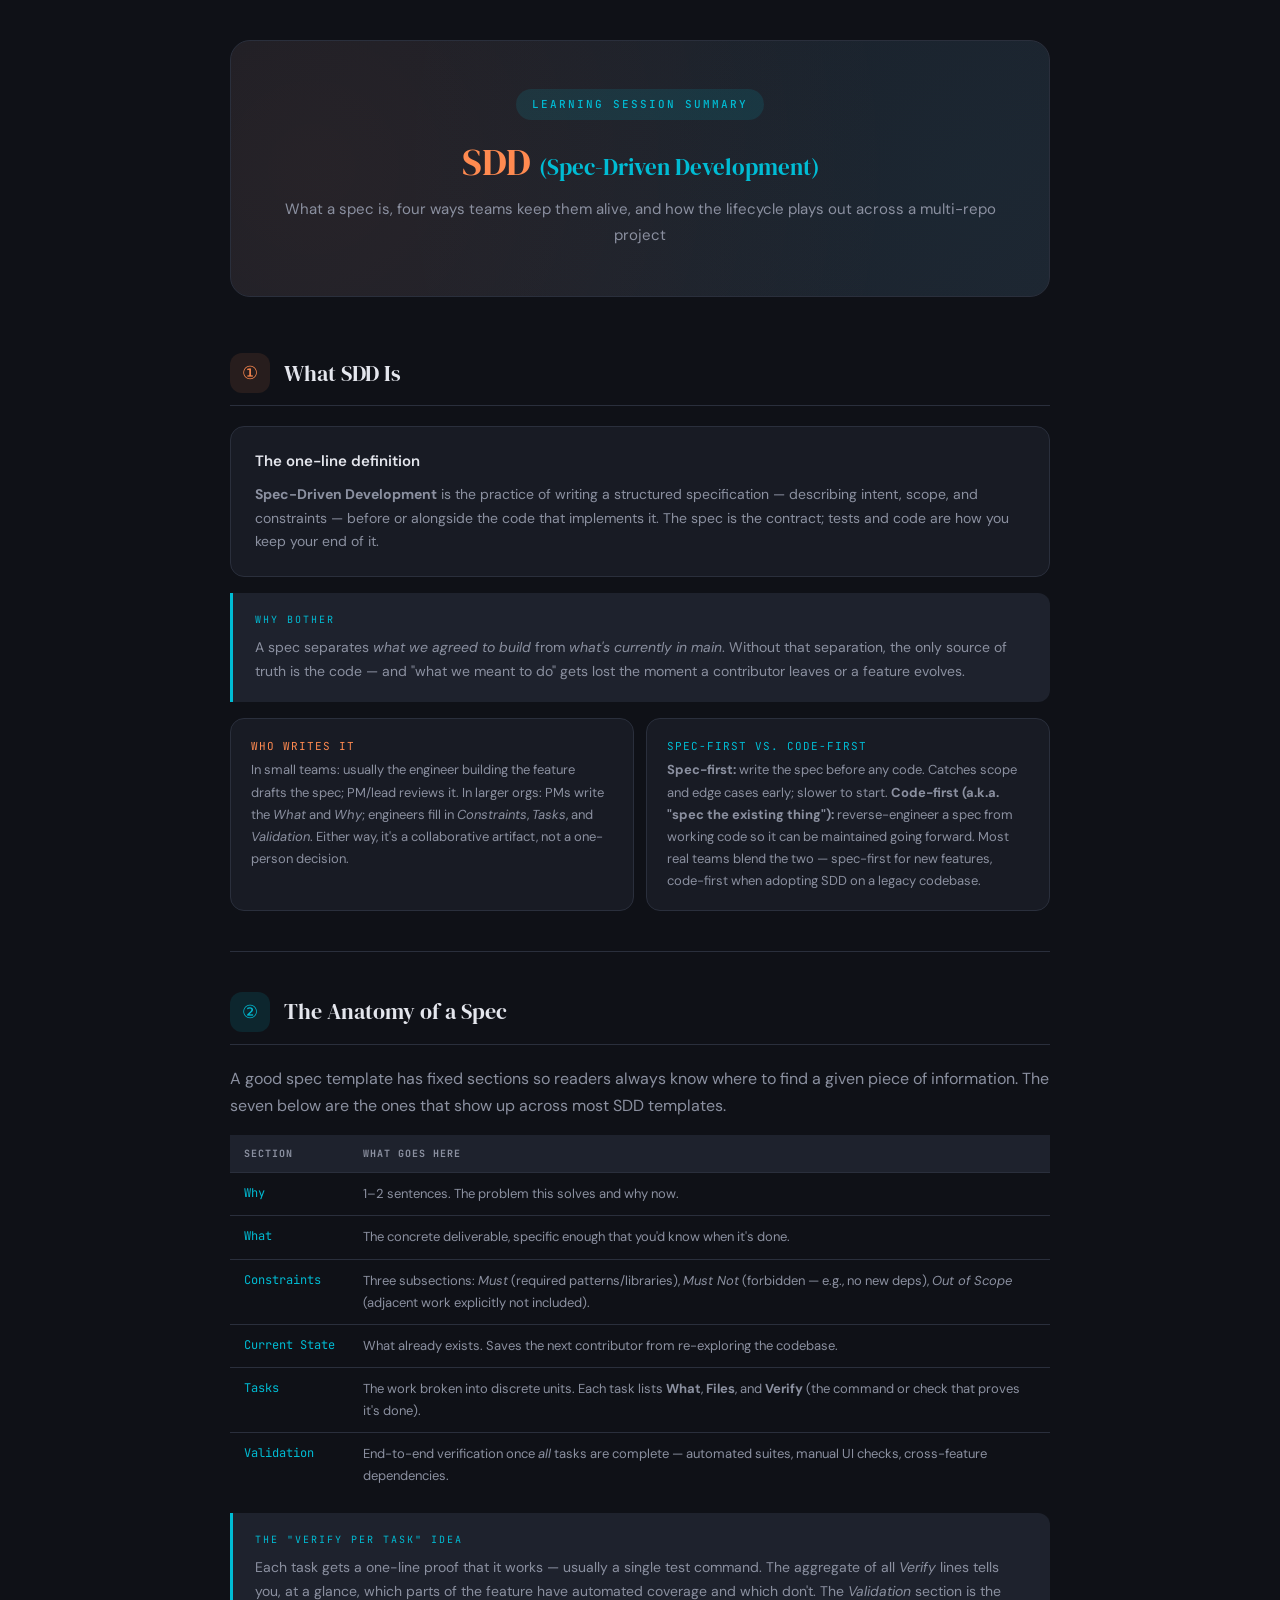
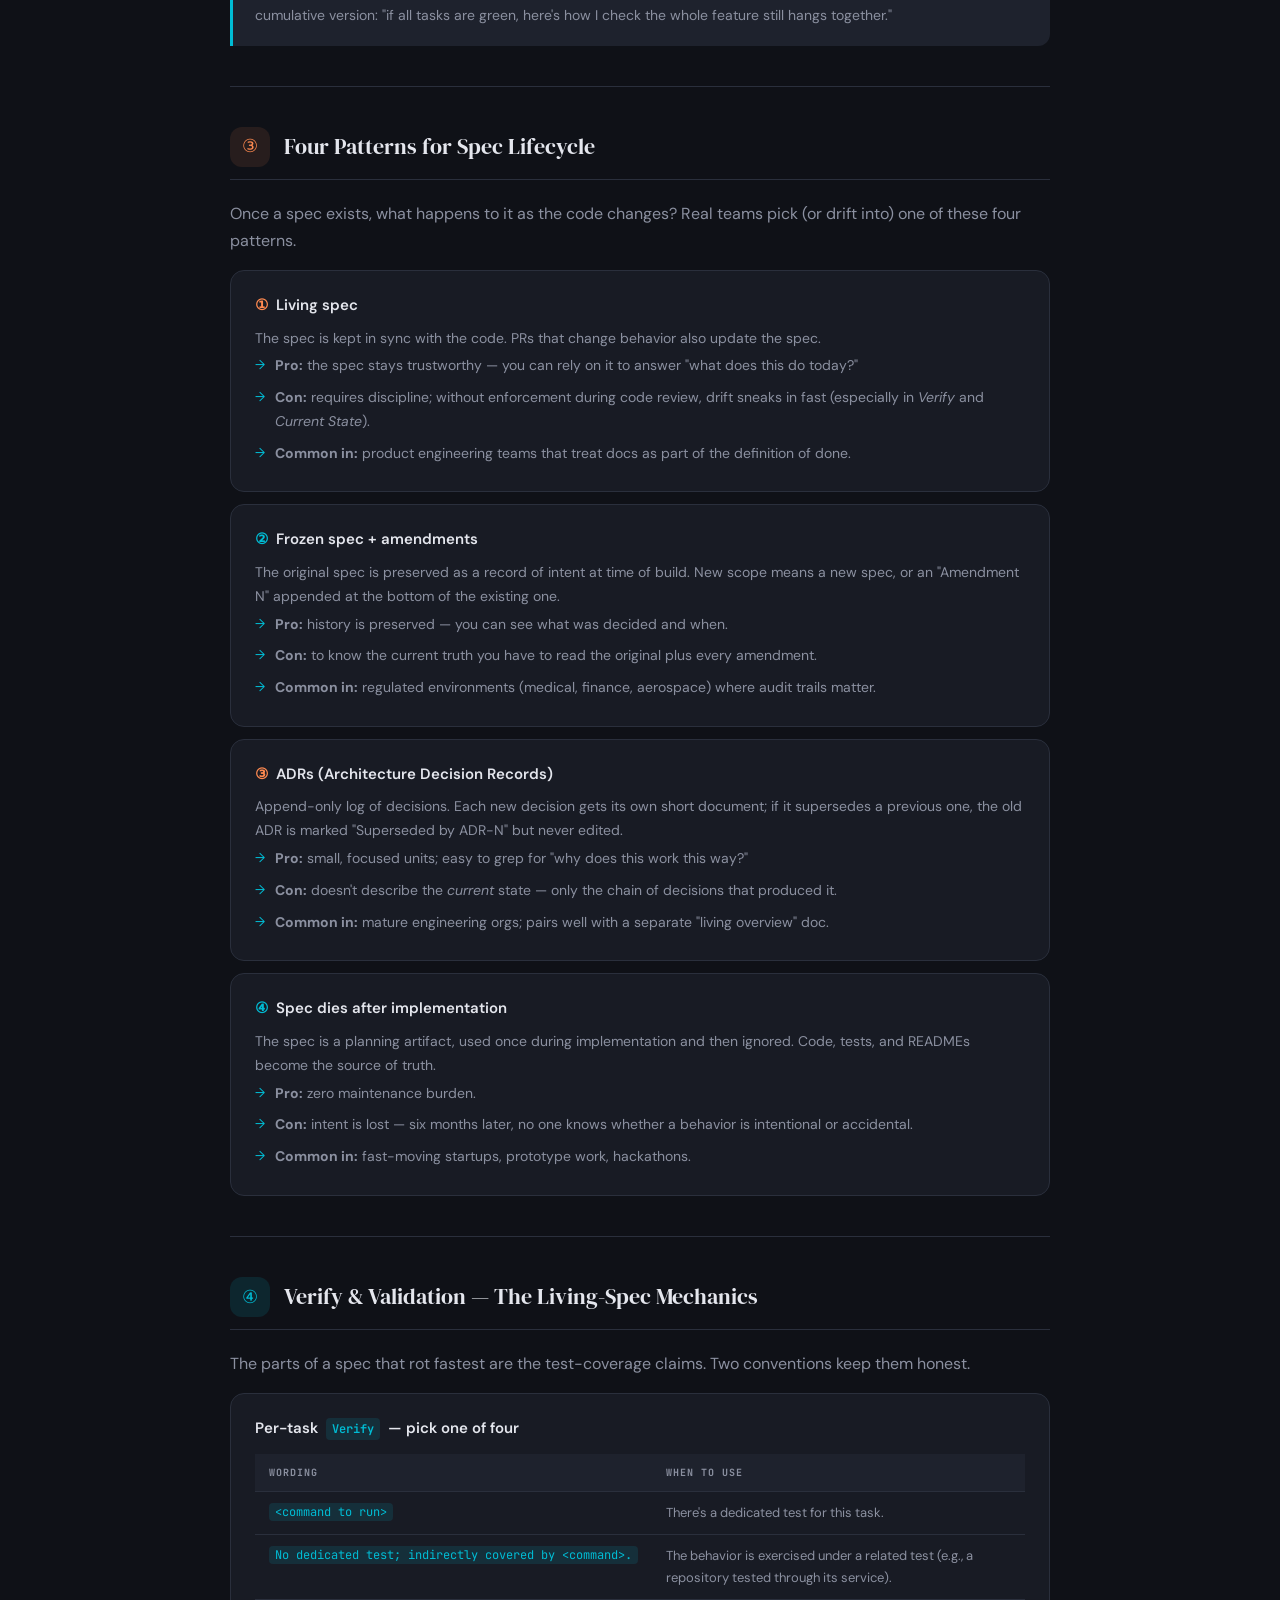
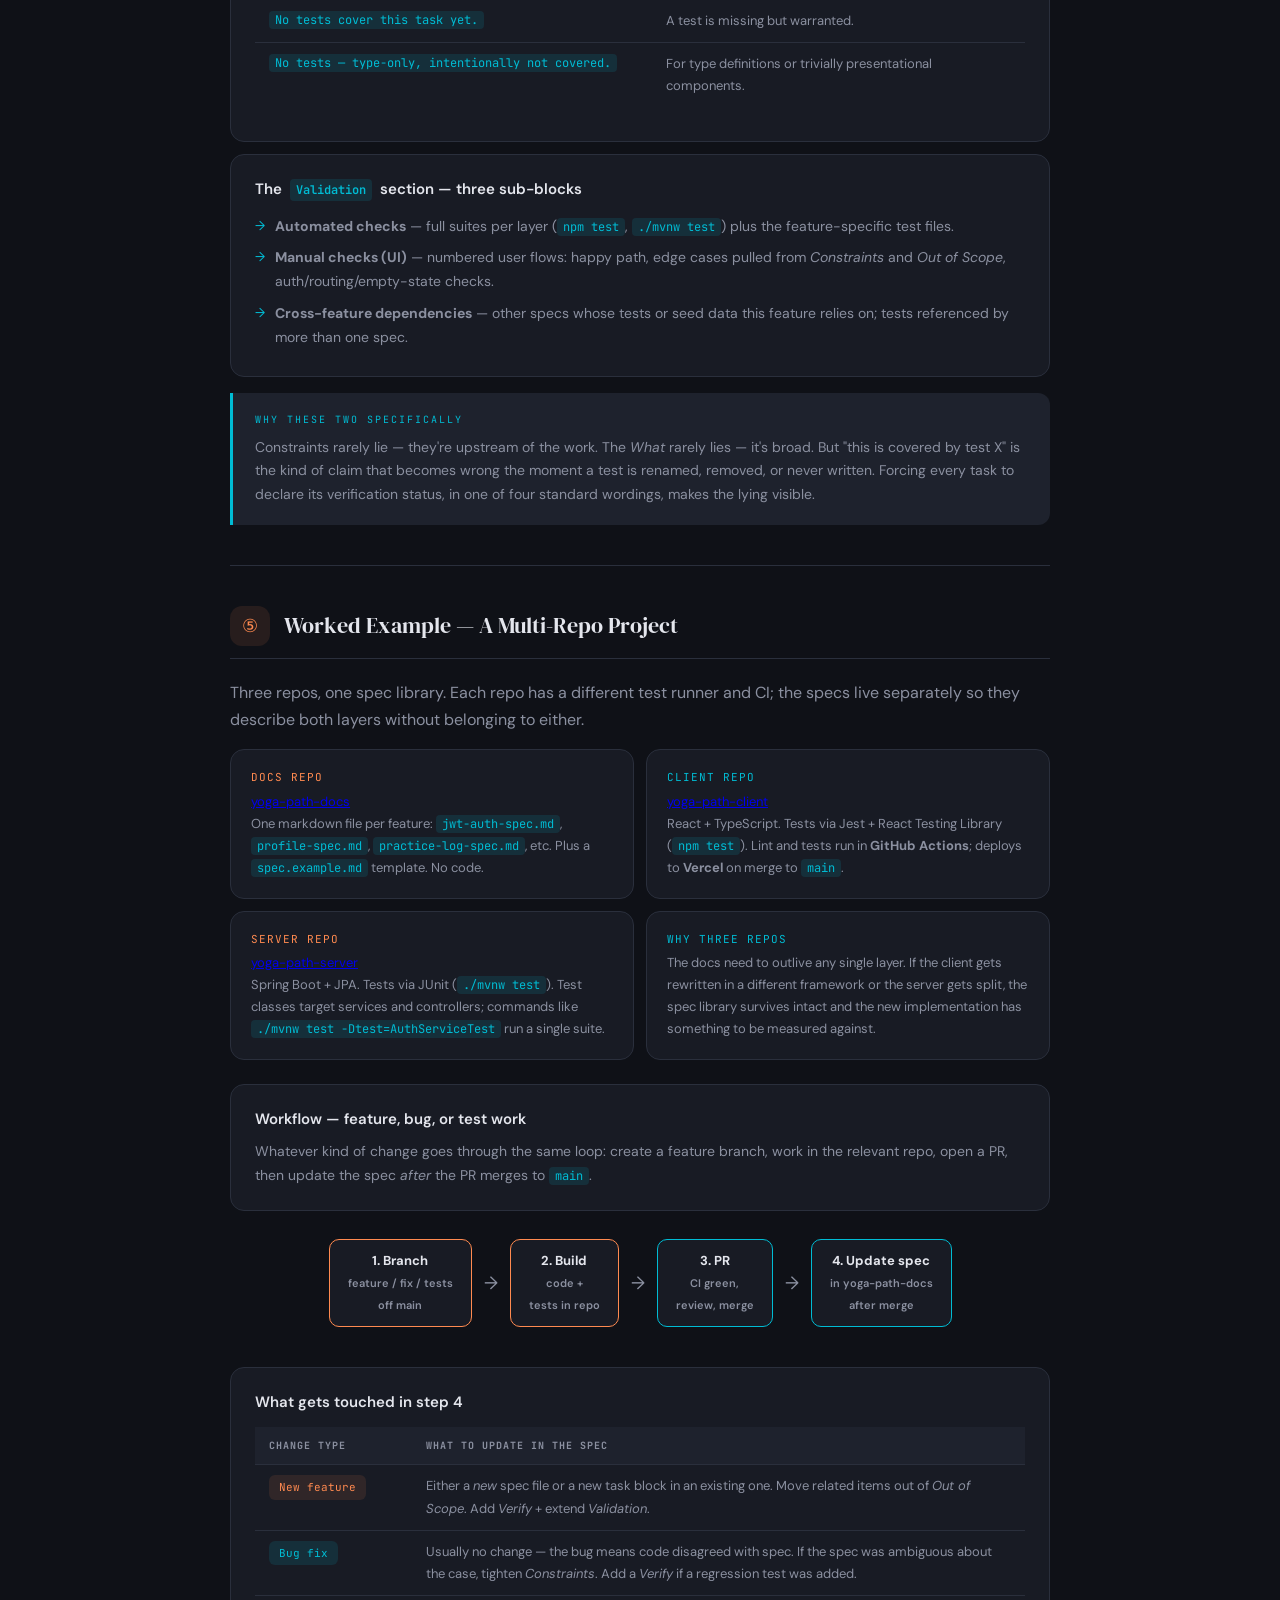
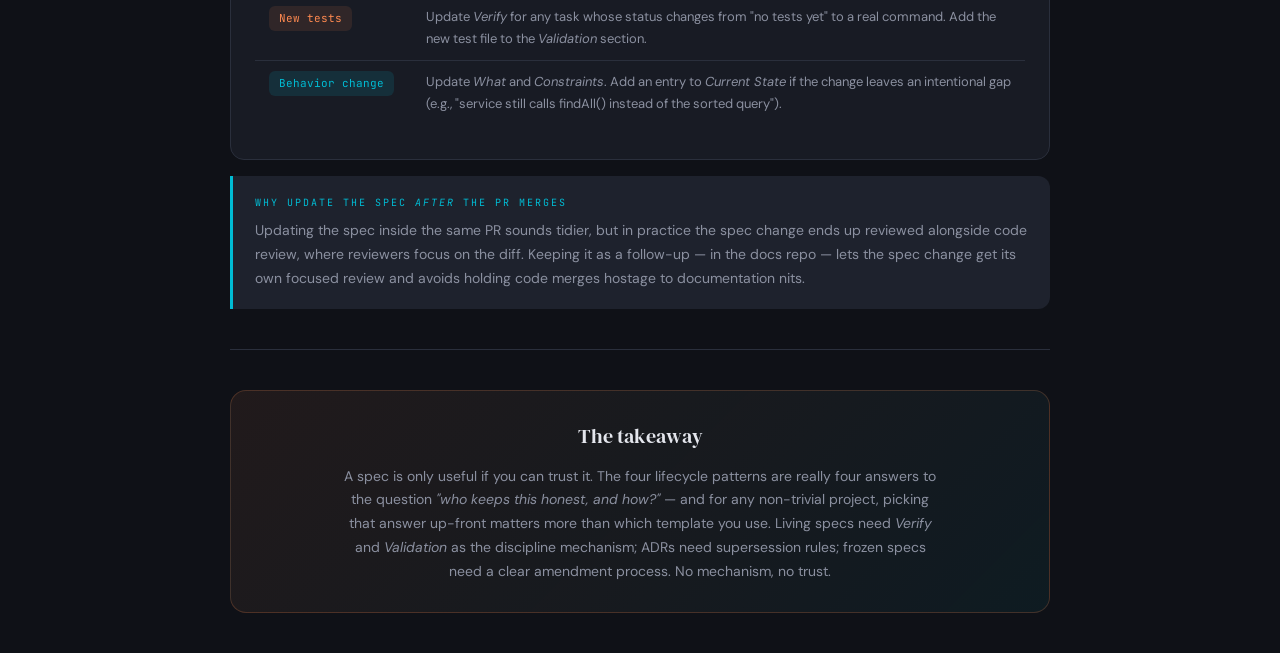
<file: sdd-summary.html>
<!doctype html>
<html lang="en">
  <head>
    <meta charset="UTF-8" />
    <meta name="viewport" content="width=device-width, initial-scale=1.0" />
    <title>SDD - Learning Summary</title>
    <link
      href="https://fonts.googleapis.com/css2?family=DM+Serif+Display&family=DM+Sans:wght@400;500;600;700&family=JetBrains+Mono:wght@400;500&display=swap"
      rel="stylesheet"
    />
    <link rel="stylesheet" href="styles.css" />
    <style>
      .header::before {
        background:
          radial-gradient(circle at 30% 50%, rgba(255, 138, 80, 0.06) 0%, transparent 50%),
          radial-gradient(circle at 70% 50%, rgba(0, 188, 212, 0.04) 0%, transparent 50%);
      }
      .header h1 span.sdd { color: var(--orange); }
      .header h1 span.full { color: var(--accent); font-size: 0.6em; font-weight: 400; }
      .takeaway {
        background: linear-gradient(135deg, rgba(255, 138, 80, 0.08) 0%, rgba(0, 188, 212, 0.06) 100%);
        border: 1px solid rgba(255, 138, 80, 0.2);
      }
    </style>
  </head>
  <body>
    <div class="container">
      <!-- Header -->
      <div class="header">
        <div class="header-badge">Learning Session Summary</div>
        <h1><span class="sdd">SDD</span> <span class="full">(Spec-Driven Development)</span></h1>
        <p>
          What a spec is, four ways teams keep them alive, and how the lifecycle plays out across a multi-repo project
        </p>
      </div>

      <!-- Section 1: What SDD Is -->
      <div class="section">
        <div class="section-header">
          <div class="section-icon orange-bg">
            <span class="orange-color">①</span>
          </div>
          <h2>What SDD Is</h2>
        </div>

        <div class="card">
          <div class="card-title">The one-line definition</div>
          <p>
            <strong>Spec-Driven Development</strong> is the practice of writing a structured specification — describing intent, scope, and constraints — before or alongside the code that implements it. The spec is the contract; tests and code are how you keep your end of it.
          </p>
        </div>

        <div class="analogy-box">
          <div class="analogy-label">Why bother</div>
          <p>
            A spec separates <em>what we agreed to build</em> from <em>what's currently in main</em>. Without that separation, the only source of truth is the code — and "what we meant to do" gets lost the moment a contributor leaves or a feature evolves.
          </p>
        </div>

        <div class="concept-grid">
          <div class="concept-card">
            <div class="label orange-color">Who writes it</div>
            <div class="value">
              In small teams: usually the engineer building the feature drafts the spec; PM/lead reviews it. In larger orgs: PMs write the <em>What</em> and <em>Why</em>; engineers fill in <em>Constraints</em>, <em>Tasks</em>, and <em>Validation</em>. Either way, it's a collaborative artifact, not a one-person decision.
            </div>
          </div>
          <div class="concept-card">
            <div class="label accent-color">Spec-first vs. code-first</div>
            <div class="value">
              <strong>Spec-first:</strong> write the spec before any code. Catches scope and edge cases early; slower to start. <strong>Code-first (a.k.a. "spec the existing thing"):</strong> reverse-engineer a spec from working code so it can be maintained going forward. Most real teams blend the two — spec-first for new features, code-first when adopting SDD on a legacy codebase.
            </div>
          </div>
        </div>
      </div>

      <div class="divider"></div>

      <!-- Section 2: Spec Structure -->
      <div class="section">
        <div class="section-header">
          <div class="section-icon accent-bg">
            <span class="accent-color">②</span>
          </div>
          <h2>The Anatomy of a Spec</h2>
        </div>

        <p style="color: var(--text-muted); margin-bottom: 16px;">
          A good spec template has fixed sections so readers always know where to find a given piece of information. The seven below are the ones that show up across most SDD templates.
        </p>

        <table class="ref-table">
          <tr><th>Section</th><th>What goes here</th></tr>
          <tr><td>Why</td><td>1–2 sentences. The problem this solves and why now.</td></tr>
          <tr><td>What</td><td>The concrete deliverable, specific enough that you'd know when it's done.</td></tr>
          <tr><td>Constraints</td><td>Three subsections: <em>Must</em> (required patterns/libraries), <em>Must Not</em> (forbidden — e.g., no new deps), <em>Out of Scope</em> (adjacent work explicitly not included).</td></tr>
          <tr><td>Current State</td><td>What already exists. Saves the next contributor from re-exploring the codebase.</td></tr>
          <tr><td>Tasks</td><td>The work broken into discrete units. Each task lists <strong>What</strong>, <strong>Files</strong>, and <strong>Verify</strong> (the command or check that proves it's done).</td></tr>
          <tr><td>Validation</td><td>End-to-end verification once <em>all</em> tasks are complete — automated suites, manual UI checks, cross-feature dependencies.</td></tr>
        </table>

        <div class="analogy-box">
          <div class="analogy-label">The "Verify per task" idea</div>
          <p>
            Each task gets a one-line proof that it works — usually a single test command. The aggregate of all <em>Verify</em> lines tells you, at a glance, which parts of the feature have automated coverage and which don't. The <em>Validation</em> section is the cumulative version: "if all tasks are green, here's how I check the whole feature still hangs together."
          </p>
        </div>
      </div>

      <div class="divider"></div>

      <!-- Section 3: Four Lifecycle Patterns -->
      <div class="section">
        <div class="section-header">
          <div class="section-icon orange-bg">
            <span class="orange-color">③</span>
          </div>
          <h2>Four Patterns for Spec Lifecycle</h2>
        </div>

        <p style="color: var(--text-muted); margin-bottom: 16px;">
          Once a spec exists, what happens to it as the code changes? Real teams pick (or drift into) one of these four patterns.
        </p>

        <div class="card">
          <div class="card-title"><span class="orange-color">①</span> Living spec</div>
          <p>
            The spec is kept in sync with the code. PRs that change behavior also update the spec.
          </p>
          <ul>
            <li><strong>Pro:</strong> the spec stays trustworthy — you can rely on it to answer "what does this do today?"</li>
            <li><strong>Con:</strong> requires discipline; without enforcement during code review, drift sneaks in fast (especially in <em>Verify</em> and <em>Current State</em>).</li>
            <li><strong>Common in:</strong> product engineering teams that treat docs as part of the definition of done.</li>
          </ul>
        </div>

        <div class="card">
          <div class="card-title"><span class="accent-color">②</span> Frozen spec + amendments</div>
          <p>
            The original spec is preserved as a record of intent at time of build. New scope means a new spec, or an "Amendment N" appended at the bottom of the existing one.
          </p>
          <ul>
            <li><strong>Pro:</strong> history is preserved — you can see what was decided and when.</li>
            <li><strong>Con:</strong> to know the current truth you have to read the original plus every amendment.</li>
            <li><strong>Common in:</strong> regulated environments (medical, finance, aerospace) where audit trails matter.</li>
          </ul>
        </div>

        <div class="card">
          <div class="card-title"><span class="orange-color">③</span> ADRs (Architecture Decision Records)</div>
          <p>
            Append-only log of decisions. Each new decision gets its own short document; if it supersedes a previous one, the old ADR is marked "Superseded by ADR-N" but never edited.
          </p>
          <ul>
            <li><strong>Pro:</strong> small, focused units; easy to grep for "why does this work this way?"</li>
            <li><strong>Con:</strong> doesn't describe the <em>current</em> state — only the chain of decisions that produced it.</li>
            <li><strong>Common in:</strong> mature engineering orgs; pairs well with a separate "living overview" doc.</li>
          </ul>
        </div>

        <div class="card">
          <div class="card-title"><span class="accent-color">④</span> Spec dies after implementation</div>
          <p>
            The spec is a planning artifact, used once during implementation and then ignored. Code, tests, and READMEs become the source of truth.
          </p>
          <ul>
            <li><strong>Pro:</strong> zero maintenance burden.</li>
            <li><strong>Con:</strong> intent is lost — six months later, no one knows whether a behavior is intentional or accidental.</li>
            <li><strong>Common in:</strong> fast-moving startups, prototype work, hackathons.</li>
          </ul>
        </div>
      </div>

      <div class="divider"></div>

      <!-- Section 4: Verify + Validation Mechanics -->
      <div class="section">
        <div class="section-header">
          <div class="section-icon accent-bg">
            <span class="accent-color">④</span>
          </div>
          <h2>Verify &amp; Validation — The Living-Spec Mechanics</h2>
        </div>

        <p style="color: var(--text-muted); margin-bottom: 16px;">
          The parts of a spec that rot fastest are the test-coverage claims. Two conventions keep them honest.
        </p>

        <div class="card">
          <div class="card-title">Per-task <code>Verify</code> — pick one of four</div>
          <table class="ref-table">
            <tr><th>Wording</th><th>When to use</th></tr>
            <tr><td><code>&lt;command to run&gt;</code></td><td>There's a dedicated test for this task.</td></tr>
            <tr><td><code>No dedicated test; indirectly covered by &lt;command&gt;.</code></td><td>The behavior is exercised under a related test (e.g., a repository tested through its service).</td></tr>
            <tr><td><code>No tests cover this task yet.</code></td><td>A test is missing but warranted.</td></tr>
            <tr><td><code>No tests — type-only, intentionally not covered.</code></td><td>For type definitions or trivially presentational components.</td></tr>
          </table>
        </div>

        <div class="card">
          <div class="card-title">The <code>Validation</code> section — three sub-blocks</div>
          <ul>
            <li><strong>Automated checks</strong> — full suites per layer (<code>npm test</code>, <code>./mvnw test</code>) plus the feature-specific test files.</li>
            <li><strong>Manual checks (UI)</strong> — numbered user flows: happy path, edge cases pulled from <em>Constraints</em> and <em>Out of Scope</em>, auth/routing/empty-state checks.</li>
            <li><strong>Cross-feature dependencies</strong> — other specs whose tests or seed data this feature relies on; tests referenced by more than one spec.</li>
          </ul>
        </div>

        <div class="analogy-box">
          <div class="analogy-label">Why these two specifically</div>
          <p>
            Constraints rarely lie — they're upstream of the work. The <em>What</em> rarely lies — it's broad. But "this is covered by test X" is the kind of claim that becomes wrong the moment a test is renamed, removed, or never written. Forcing every task to declare its verification status, in one of four standard wordings, makes the lying visible.
          </p>
        </div>
      </div>

      <div class="divider"></div>

      <!-- Section 5: Project Example -->
      <div class="section">
        <div class="section-header">
          <div class="section-icon orange-bg">
            <span class="orange-color">⑤</span>
          </div>
          <h2>Worked Example — A Multi-Repo Project</h2>
        </div>

        <p style="color: var(--text-muted); margin-bottom: 16px;">
          Three repos, one spec library. Each repo has a different test runner and CI; the specs live separately so they describe both layers without belonging to either.
        </p>

        <div class="concept-grid">
          <div class="concept-card">
            <div class="label orange-color">Docs repo</div>
            <div class="value">
              <a href="https://github.com/VeraV/yoga-path-docs" target="_blank" rel="noopener">yoga-path-docs</a><br>
              One markdown file per feature: <code>jwt-auth-spec.md</code>, <code>profile-spec.md</code>, <code>practice-log-spec.md</code>, etc. Plus a <code>spec.example.md</code> template. No code.
            </div>
          </div>
          <div class="concept-card">
            <div class="label accent-color">Client repo</div>
            <div class="value">
              <a href="https://github.com/VeraV/yoga-path-client" target="_blank" rel="noopener">yoga-path-client</a><br>
              React + TypeScript. Tests via Jest + React Testing Library (<code>npm test</code>). Lint and tests run in <strong>GitHub Actions</strong>; deploys to <strong>Vercel</strong> on merge to <code>main</code>.
            </div>
          </div>
          <div class="concept-card">
            <div class="label orange-color">Server repo</div>
            <div class="value">
              <a href="https://github.com/VeraV/yoga-path-server" target="_blank" rel="noopener">yoga-path-server</a><br>
              Spring Boot + JPA. Tests via JUnit (<code>./mvnw test</code>). Test classes target services and controllers; commands like <code>./mvnw test -Dtest=AuthServiceTest</code> run a single suite.
            </div>
          </div>
          <div class="concept-card">
            <div class="label accent-color">Why three repos</div>
            <div class="value">
              The docs need to outlive any single layer. If the client gets rewritten in a different framework or the server gets split, the spec library survives intact and the new implementation has something to be measured against.
            </div>
          </div>
        </div>

        <div class="card" style="margin-top: 24px;">
          <div class="card-title">Workflow — feature, bug, or test work</div>
          <p>
            Whatever kind of change goes through the same loop: create a feature branch, work in the relevant repo, open a PR, then update the spec <em>after</em> the PR merges to <code>main</code>.
          </p>
        </div>

        <div class="analogy-flow">
          <div class="flow-box" style="border-color: var(--orange);">
            <strong>1. Branch</strong><br>
            <span style="font-size: 11px; color: var(--text-muted);">feature / fix / tests<br>off main</span>
          </div>
          <div class="arrow">→</div>
          <div class="flow-box" style="border-color: var(--orange);">
            <strong>2. Build</strong><br>
            <span style="font-size: 11px; color: var(--text-muted);">code +<br>tests in repo</span>
          </div>
          <div class="arrow">→</div>
          <div class="flow-box" style="border-color: var(--accent);">
            <strong>3. PR</strong><br>
            <span style="font-size: 11px; color: var(--text-muted);">CI green,<br>review, merge</span>
          </div>
          <div class="arrow">→</div>
          <div class="flow-box" style="border-color: var(--accent);">
            <strong>4. Update spec</strong><br>
            <span style="font-size: 11px; color: var(--text-muted);">in yoga-path-docs<br>after merge</span>
          </div>
        </div>

        <div class="card" style="margin-top: 24px;">
          <div class="card-title">What gets touched in step 4</div>
          <table class="ref-table">
            <tr><th>Change type</th><th>What to update in the spec</th></tr>
            <tr><td><span class="tag orange-bg orange-color">New feature</span></td><td>Either a <em>new</em> spec file or a new task block in an existing one. Move related items out of <em>Out of Scope</em>. Add <em>Verify</em> + extend <em>Validation</em>.</td></tr>
            <tr><td><span class="tag accent-bg accent-color">Bug fix</span></td><td>Usually no change — the bug means code disagreed with spec. If the spec was ambiguous about the case, tighten <em>Constraints</em>. Add a <em>Verify</em> if a regression test was added.</td></tr>
            <tr><td><span class="tag orange-bg orange-color">New tests</span></td><td>Update <em>Verify</em> for any task whose status changes from "no tests yet" to a real command. Add the new test file to the <em>Validation</em> section.</td></tr>
            <tr><td><span class="tag accent-bg accent-color">Behavior change</span></td><td>Update <em>What</em> and <em>Constraints</em>. Add an entry to <em>Current State</em> if the change leaves an intentional gap (e.g., "service still calls findAll() instead of the sorted query").</td></tr>
          </table>
        </div>

        <div class="analogy-box">
          <div class="analogy-label">Why update the spec <em>after</em> the PR merges</div>
          <p>
            Updating the spec inside the same PR sounds tidier, but in practice the spec change ends up reviewed alongside code review, where reviewers focus on the diff. Keeping it as a follow-up — in the docs repo — lets the spec change get its own focused review and avoids holding code merges hostage to documentation nits.
          </p>
        </div>
      </div>

      <div class="divider"></div>

      <!-- Takeaway -->
      <div class="takeaway">
        <h3>The takeaway</h3>
        <p>
          A spec is only useful if you can trust it. The four lifecycle patterns are really four answers to the question <em>"who keeps this honest, and how?"</em> — and for any non-trivial project, picking that answer up-front matters more than which template you use. Living specs need <em>Verify</em> and <em>Validation</em> as the discipline mechanism; ADRs need supersession rules; frozen specs need a clear amendment process. No mechanism, no trust.
        </p>
      </div>
    </div>
  </body>
</html>
</file>
<file: styles.css>
/* Reset & Variables */
* {
  margin: 0;
  padding: 0;
  box-sizing: border-box;
}

:root {
  --bg: #0f1117;
  --surface: #181b24;
  --surface-raised: #1e222d;
  --border: #2a2f3c;
  --text: #e4e6ed;
  --text-muted: #8b90a0;
  --accent: #00bcd4;
  --accent-soft: rgba(0, 188, 212, 0.12);
  --green: #00c9a7;
  --green-soft: rgba(0, 201, 167, 0.1);
  --yellow: #fec514;
  --yellow-soft: rgba(254, 197, 20, 0.1);
  --pink: #f04e98;
  --pink-soft: rgba(240, 78, 152, 0.1);
  --purple: #b48eff;
  --purple-soft: rgba(180, 142, 255, 0.1);
  --orange: #ff8a50;
  --orange-soft: rgba(255, 138, 80, 0.1);
}

/* Base */
body {
  font-family: "DM Sans", sans-serif;
  background: var(--bg);
  color: var(--text);
  line-height: 1.7;
  padding: 40px 20px;
}

body.page-index {
  display: flex;
  align-items: center;
  justify-content: center;
  min-height: 100vh;
  line-height: normal;
}

.container {
  max-width: 820px;
  margin: 0 auto;
}

body.page-index .container {
  max-width: 560px;
  width: 100%;
  text-align: center;
}

/* Header badge */
.header-badge {
  display: inline-block;
  font-family: "JetBrains Mono", monospace;
  font-size: 11px;
  font-weight: 500;
  letter-spacing: 2px;
  text-transform: uppercase;
  color: var(--accent);
  background: var(--accent-soft);
  padding: 6px 16px;
  border-radius: 100px;
  margin-bottom: 20px;
}

/* ==================
   INDEX PAGE
   ================== */

body.page-index h1 {
  font-family: "DM Serif Display", serif;
  font-size: 36px;
  font-weight: 400;
  margin-bottom: 10px;
}

.subtitle {
  color: var(--text-muted);
  font-size: 14px;
  margin-bottom: 48px;
}

.buttons {
  display: flex;
  flex-direction: column;
  gap: 14px;
}

.btn {
  display: flex;
  align-items: center;
  gap: 18px;
  background: var(--surface);
  border: 1px solid var(--border);
  border-radius: 14px;
  padding: 22px 24px;
  text-decoration: none;
  color: var(--text);
  transition:
    border-color 0.2s,
    background 0.2s,
    transform 0.15s;
  text-align: left;
}

.btn:hover {
  transform: translateY(-2px);
  background: var(--surface-raised);
}

.btn-icon {
  width: 44px;
  height: 44px;
  border-radius: 12px;
  display: flex;
  align-items: center;
  justify-content: center;
  font-size: 20px;
  flex-shrink: 0;
}

.btn-text .label {
  font-family: "JetBrains Mono", monospace;
  font-size: 10px;
  letter-spacing: 1.5px;
  text-transform: uppercase;
  margin-bottom: 3px;
}

.btn-text .title {
  font-weight: 600;
  font-size: 15px;
}

.btn-arrow {
  margin-left: auto;
  color: var(--text-muted);
  font-size: 18px;
  flex-shrink: 0;
}

.btn-bash {
  border-color: rgba(0, 201, 167, 0.25);
}
.btn-bash:hover {
  border-color: var(--green);
}
.btn-bash .btn-icon {
  background: var(--green-soft);
}
.btn-bash .label {
  color: var(--green);
}

.btn-elastic {
  border-color: rgba(254, 197, 20, 0.25);
}
.btn-elastic:hover {
  border-color: var(--yellow);
}
.btn-elastic .btn-icon {
  background: var(--yellow-soft);
}
.btn-elastic .label {
  color: var(--yellow);
}

.btn-playwright {
  border-color: rgba(0, 188, 212, 0.25);
}
.btn-playwright:hover {
  border-color: var(--accent);
}
.btn-playwright .btn-icon {
  background: var(--accent-soft);
}
.btn-playwright .label {
  color: var(--accent);
}

.btn-jest {
  border-color: rgba(240, 78, 152, 0.25);
}
.btn-jest:hover {
  border-color: var(--pink);
}
.btn-jest .btn-icon {
  background: var(--pink-soft);
}
.btn-jest .label {
  color: var(--pink);
}

.btn-sdd {
  border-color: rgba(255, 138, 80, 0.25);
}
.btn-sdd:hover {
  border-color: var(--orange);
}
.btn-sdd .btn-icon {
  background: var(--orange-soft);
}
.btn-sdd .label {
  color: var(--orange);
}

.btn-junit {
  border-color: rgba(0, 201, 167, 0.25);
}
.btn-junit:hover {
  border-color: var(--green);
}
.btn-junit .btn-icon {
  background: var(--green-soft);
}
.btn-junit .label {
  color: var(--green);
}

/* ==================
   CONTENT PAGES
   ================== */

/* Header */
.header {
  text-align: center;
  margin-bottom: 56px;
  padding: 48px 32px;
  background: linear-gradient(
    135deg,
    var(--surface) 0%,
    var(--surface-raised) 100%
  );
  border: 1px solid var(--border);
  border-radius: 20px;
  position: relative;
  overflow: hidden;
}

.header::before {
  content: "";
  position: absolute;
  top: -50%;
  left: -50%;
  width: 200%;
  height: 200%;
  pointer-events: none;
}

.header .header-badge {
  position: relative;
}

.header h1 {
  font-family: "DM Serif Display", serif;
  font-size: 38px;
  font-weight: 400;
  line-height: 1.2;
  margin-bottom: 12px;
  position: relative;
}

.header p {
  color: var(--text-muted);
  font-size: 15px;
  position: relative;
}

/* Sections */
.section {
  margin-bottom: 40px;
}

.section-header {
  display: flex;
  align-items: center;
  gap: 14px;
  margin-bottom: 20px;
  padding-bottom: 12px;
  border-bottom: 1px solid var(--border);
}

.section-icon {
  width: 40px;
  height: 40px;
  border-radius: 12px;
  display: flex;
  align-items: center;
  justify-content: center;
  font-size: 18px;
  flex-shrink: 0;
}

.section-header h2 {
  font-family: "DM Serif Display", serif;
  font-size: 22px;
  font-weight: 400;
}

/* Cards */
.card {
  background: var(--surface);
  border: 1px solid var(--border);
  border-radius: 14px;
  padding: 22px 24px;
  margin-bottom: 12px;
  transition: border-color 0.2s;
}

.card:hover {
  border-color: #3a3f50;
}

.card-title {
  font-weight: 600;
  font-size: 15px;
  margin-bottom: 8px;
  display: flex;
  align-items: center;
  gap: 8px;
}

.card p,
.card li {
  color: var(--text-muted);
  font-size: 14px;
  line-height: 1.7;
}

.card ul {
  list-style: none;
  padding: 0;
}

.card ul li {
  padding: 4px 0 4px 20px;
  position: relative;
}

.card ul li::before {
  content: "\2192";
  position: absolute;
  left: 0;
  color: var(--accent);
  font-size: 13px;
}

/* Concept grid */
.concept-grid {
  display: grid;
  grid-template-columns: 1fr 1fr;
  gap: 12px;
  margin-bottom: 12px;
}

.concept-card {
  background: var(--surface);
  border: 1px solid var(--border);
  border-radius: 14px;
  padding: 18px 20px;
}

.concept-card .label {
  font-family: "JetBrains Mono", monospace;
  font-size: 11px;
  letter-spacing: 1px;
  text-transform: uppercase;
  margin-bottom: 4px;
}

.concept-card .value {
  color: var(--text-muted);
  font-size: 13px;
}

/* Color utilities */
.green-color {
  color: var(--green);
}
.yellow-color {
  color: var(--yellow);
}
.pink-color {
  color: var(--pink);
}
.purple-color {
  color: var(--purple);
}
.orange-color {
  color: var(--orange);
}
.accent-color {
  color: var(--accent);
}

.green-bg {
  background: var(--green-soft);
}
.yellow-bg {
  background: var(--yellow-soft);
}
.pink-bg {
  background: var(--pink-soft);
}
.purple-bg {
  background: var(--purple-soft);
}
.orange-bg {
  background: var(--orange-soft);
}
.accent-bg {
  background: var(--accent-soft);
}

/* Code blocks */
.code-block {
  background: var(--bg);
  border: 1px solid var(--border);
  border-radius: 10px;
  padding: 16px 20px;
  font-family: "JetBrains Mono", monospace;
  font-size: 12.5px;
  line-height: 1.8;
  overflow-x: auto;
  margin: 12px 0;
  color: var(--text-muted);
}

.code-block .cmd {
  color: var(--accent);
}
.code-block .flag {
  color: var(--yellow);
}
.code-block .val {
  color: var(--green);
}
.code-block .str {
  color: var(--purple);
}
.code-block .var {
  color: var(--orange);
}
.code-block .url {
  color: var(--green);
}
.code-block .json {
  color: var(--pink);
}
.code-block .comment {
  color: #555a6e;
  font-style: italic;
}

/* Inline code */
code {
  font-family: "JetBrains Mono", monospace;
  font-size: 12px;
  color: var(--accent);
  background: var(--accent-soft);
  padding: 1px 6px;
  border-radius: 4px;
}

/* Analogy box */
.analogy-box {
  background: var(--surface-raised);
  border-left: 3px solid var(--accent);
  border-radius: 0 12px 12px 0;
  padding: 18px 22px;
  margin: 16px 0;
}

.analogy-box .analogy-label {
  font-family: "JetBrains Mono", monospace;
  font-size: 10px;
  letter-spacing: 2px;
  text-transform: uppercase;
  color: var(--accent);
  margin-bottom: 8px;
}

.analogy-box p {
  color: var(--text-muted);
  font-size: 14px;
}

/* Flow diagrams */
.analogy-flow {
  display: flex;
  align-items: center;
  justify-content: center;
  gap: 12px;
  padding: 16px 0;
  flex-wrap: wrap;
}

.flow-box {
  padding: 10px 18px;
  border-radius: 10px;
  font-size: 13px;
  font-weight: 600;
  text-align: center;
  border: 1px solid var(--border);
  background: var(--surface);
}

.arrow {
  color: var(--text-muted);
  font-size: 18px;
}

/* Tag */
.tag {
  display: inline-block;
  font-family: "JetBrains Mono", monospace;
  font-size: 11px;
  padding: 3px 10px;
  border-radius: 6px;
  margin-right: 4px;
  margin-bottom: 4px;
}

/* Divider */
.divider {
  height: 1px;
  background: var(--border);
  margin: 40px 0;
}

/* Reference table */
.ref-table {
  width: 100%;
  border-collapse: collapse;
  font-size: 13px;
  margin: 12px 0;
}

.ref-table th {
  background: var(--surface-raised);
  color: var(--text-muted);
  font-family: "JetBrains Mono", monospace;
  font-size: 10px;
  letter-spacing: 1px;
  text-transform: uppercase;
  padding: 10px 14px;
  text-align: left;
  border-bottom: 1px solid var(--border);
}

.ref-table td {
  padding: 10px 14px;
  border-bottom: 1px solid var(--border);
  color: var(--text-muted);
  vertical-align: top;
}

.ref-table tr:last-child td {
  border-bottom: none;
}

.ref-table tr:hover td {
  background: rgba(255, 255, 255, 0.02);
}

.ref-table td:first-child {
  font-family: "JetBrains Mono", monospace;
  color: var(--accent);
  font-size: 12px;
  white-space: nowrap;
}

/* Waterfall (APM traces) */
.waterfall {
  padding: 12px 0;
}

.waterfall-row {
  display: flex;
  align-items: center;
  margin-bottom: 6px;
  font-size: 13px;
}

.waterfall-label {
  width: 160px;
  font-family: "JetBrains Mono", monospace;
  font-size: 11px;
  color: var(--text-muted);
  flex-shrink: 0;
  text-align: right;
  padding-right: 14px;
}

.waterfall-bar {
  height: 22px;
  border-radius: 4px;
  position: relative;
  display: flex;
  align-items: center;
  justify-content: flex-end;
  padding-right: 8px;
  font-family: "JetBrains Mono", monospace;
  font-size: 10px;
  color: rgba(255, 255, 255, 0.7);
}

/* Key takeaway */
.takeaway {
  border-radius: 16px;
  padding: 28px;
  text-align: center;
  margin-top: 40px;
}

.takeaway h3 {
  font-family: "DM Serif Display", serif;
  font-size: 20px;
  font-weight: 400;
  margin-bottom: 12px;
}

.takeaway p {
  color: var(--text-muted);
  font-size: 14px;
  max-width: 600px;
  margin: 0 auto;
}

/* ==================
   RESPONSIVE
   ================== */

@media (max-width: 600px) {
  .concept-grid {
    grid-template-columns: 1fr;
  }
  .header h1 {
    font-size: 28px;
  }
  .analogy-flow {
    flex-direction: column;
  }
  .analogy-flow .arrow {
    transform: rotate(90deg);
  }
}

@media (max-width: 480px) {
  body.page-index h1 {
    font-size: 28px;
  }
}
</file>
